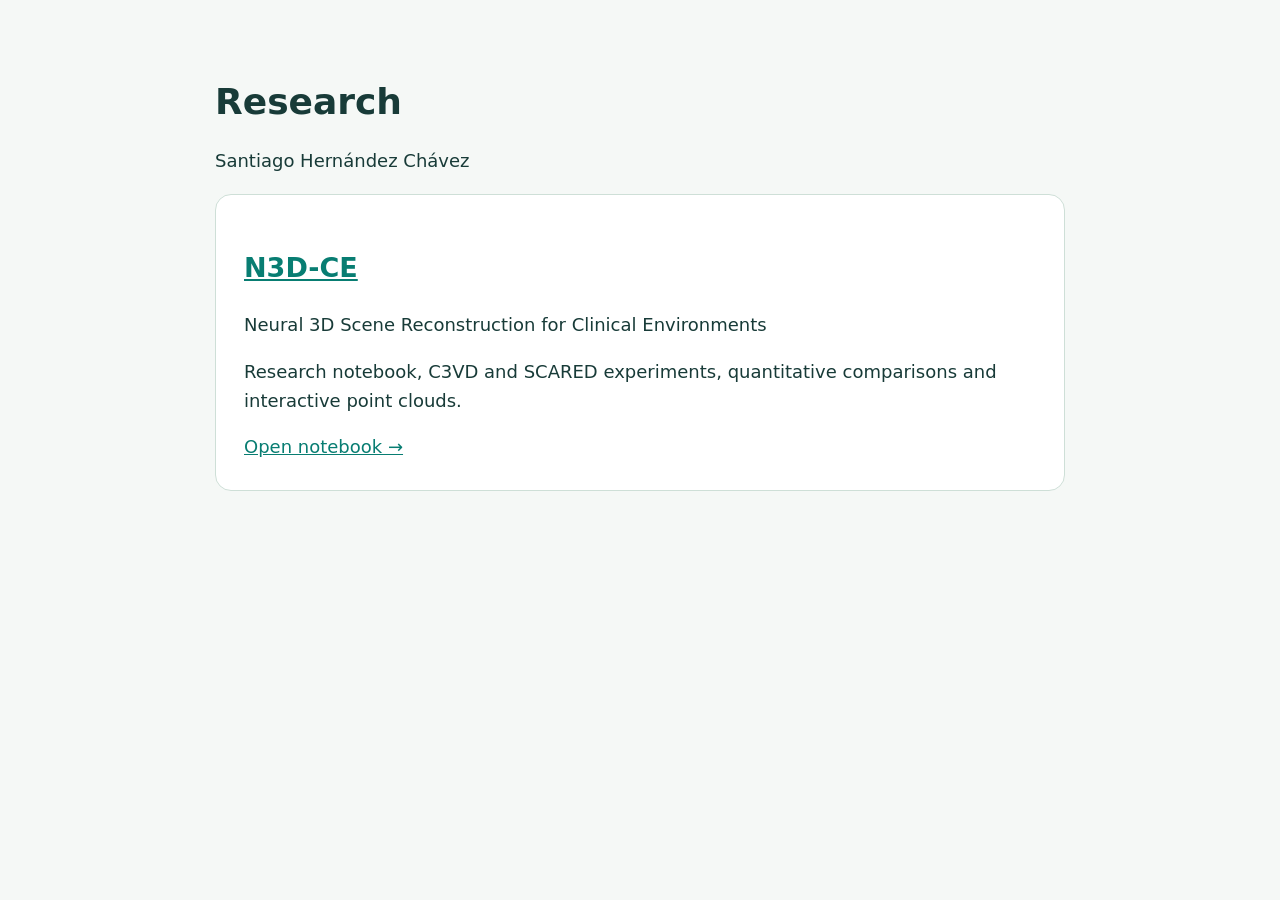
<file: index.html>
<!doctype html><html lang="en"><head><meta charset="utf-8"><meta name="viewport" content="width=device-width,initial-scale=1"><title>Research · Santiago Hernández Chávez</title><style>body{max-width:850px;margin:80px auto;padding:0 24px;font:18px/1.6 system-ui,sans-serif;color:#183b38;background:#f5f8f6}article{background:white;border:1px solid #cedfd7;padding:28px;border-radius:16px}a{color:#087d72}h1{line-height:1.2}</style></head><body><h1>Research</h1><p>Santiago Hernández Chávez</p><article><h2><a href="N3D-CE/">N3D-CE</a></h2><p>Neural 3D Scene Reconstruction for Clinical Environments</p><p>Research notebook, C3VD and SCARED experiments, quantitative comparisons and interactive point clouds.</p><a href="N3D-CE/">Open notebook →</a></article></body></html>
</file>
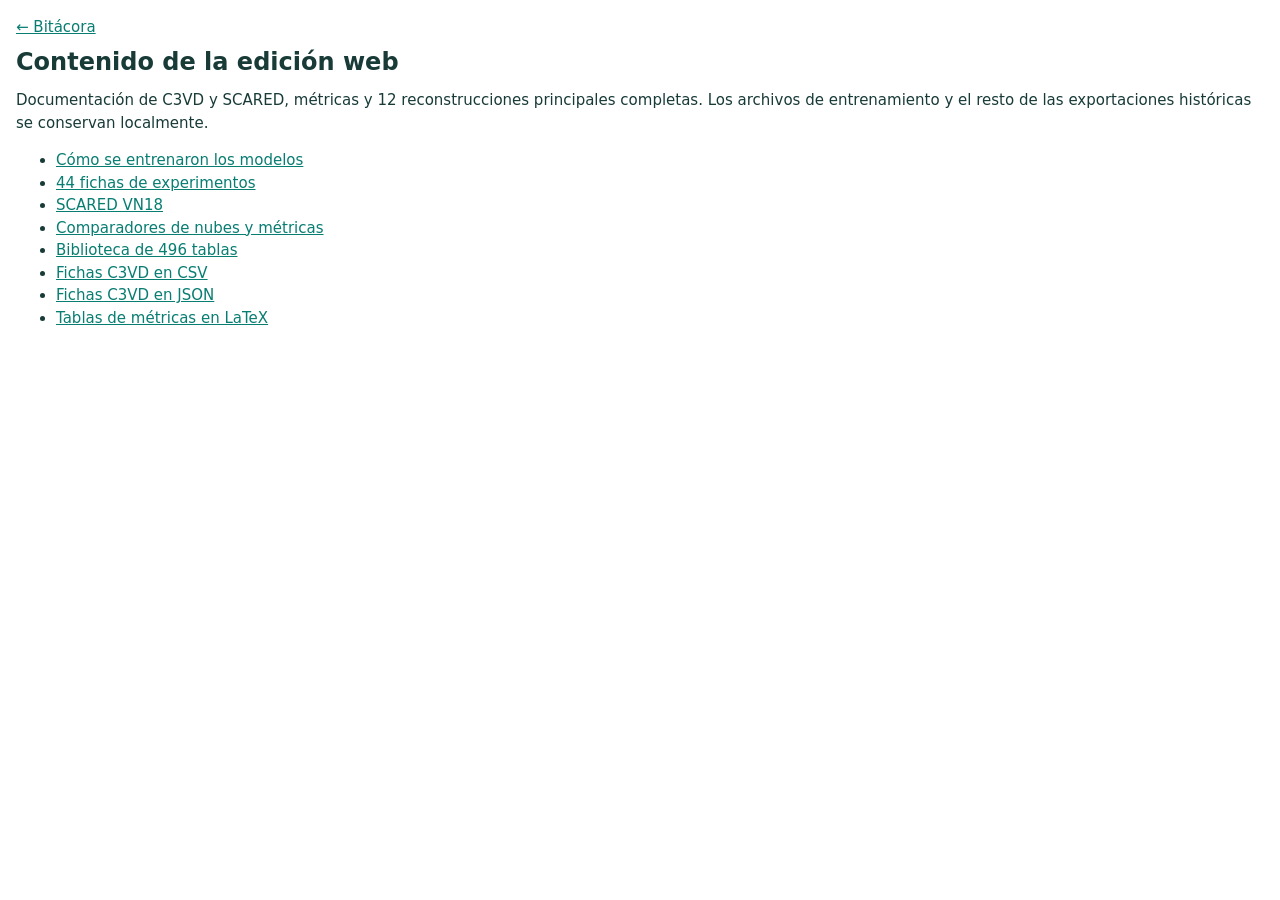
<file: N3D-CE/catalogo/index.html>
<!doctype html><html lang="es"><head><meta charset="utf-8"><meta name="viewport" content="width=device-width,initial-scale=1"><title>Contenido compartido · N3D-CE</title><link rel="stylesheet" href="../reconstrucciones/interactivo/app.css"></head><body><main><a href="../Bitacora.html">← Bitácora</a><h1>Contenido de la edición web</h1><p>Documentación de C3VD y SCARED, métricas y 12 reconstrucciones principales completas. Los archivos de entrenamiento y el resto de las exportaciones históricas se conservan localmente.</p><ul><li><a href="../Bitacora.html#entrenamientos">Cómo se entrenaron los modelos</a></li><li><a href="../Bitacora.html#experimentos">44 fichas de experimentos</a></li><li><a href="../Bitacora.html#scared-vn18">SCARED VN18</a></li><li><a href="../reconstrucciones/interactivo/comparador.html">Comparadores de nubes y métricas</a></li><li><a href="../tablas/index.html">Biblioteca de 496 tablas</a></li><li><a href="../tablas/experimentos_c3vd.csv" download>Fichas C3VD en CSV</a></li><li><a href="../tablas/experimentos_c3vd.json" download>Fichas C3VD en JSON</a></li><li><a href="../tablas/tablas_papers_c3vd.tex" download>Tablas de métricas en LaTeX</a></li></ul></main></body></html>
</file>
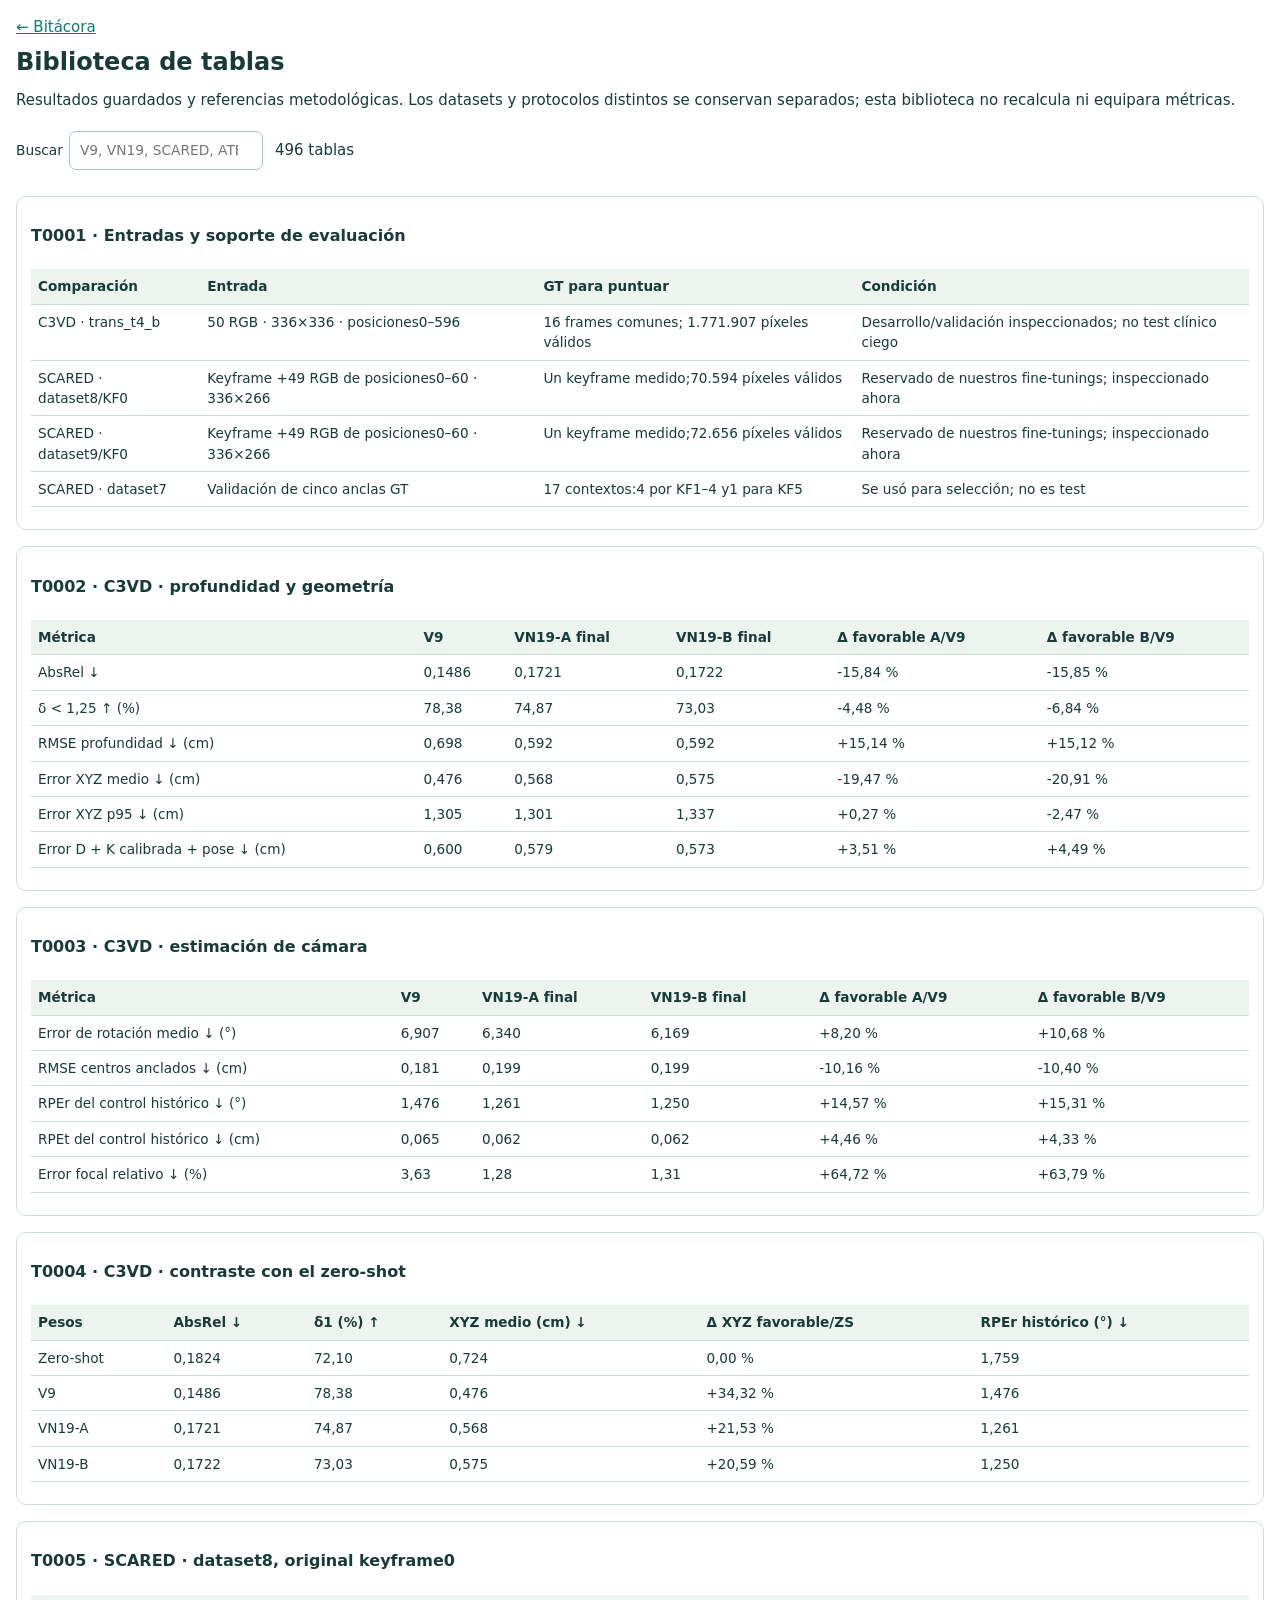
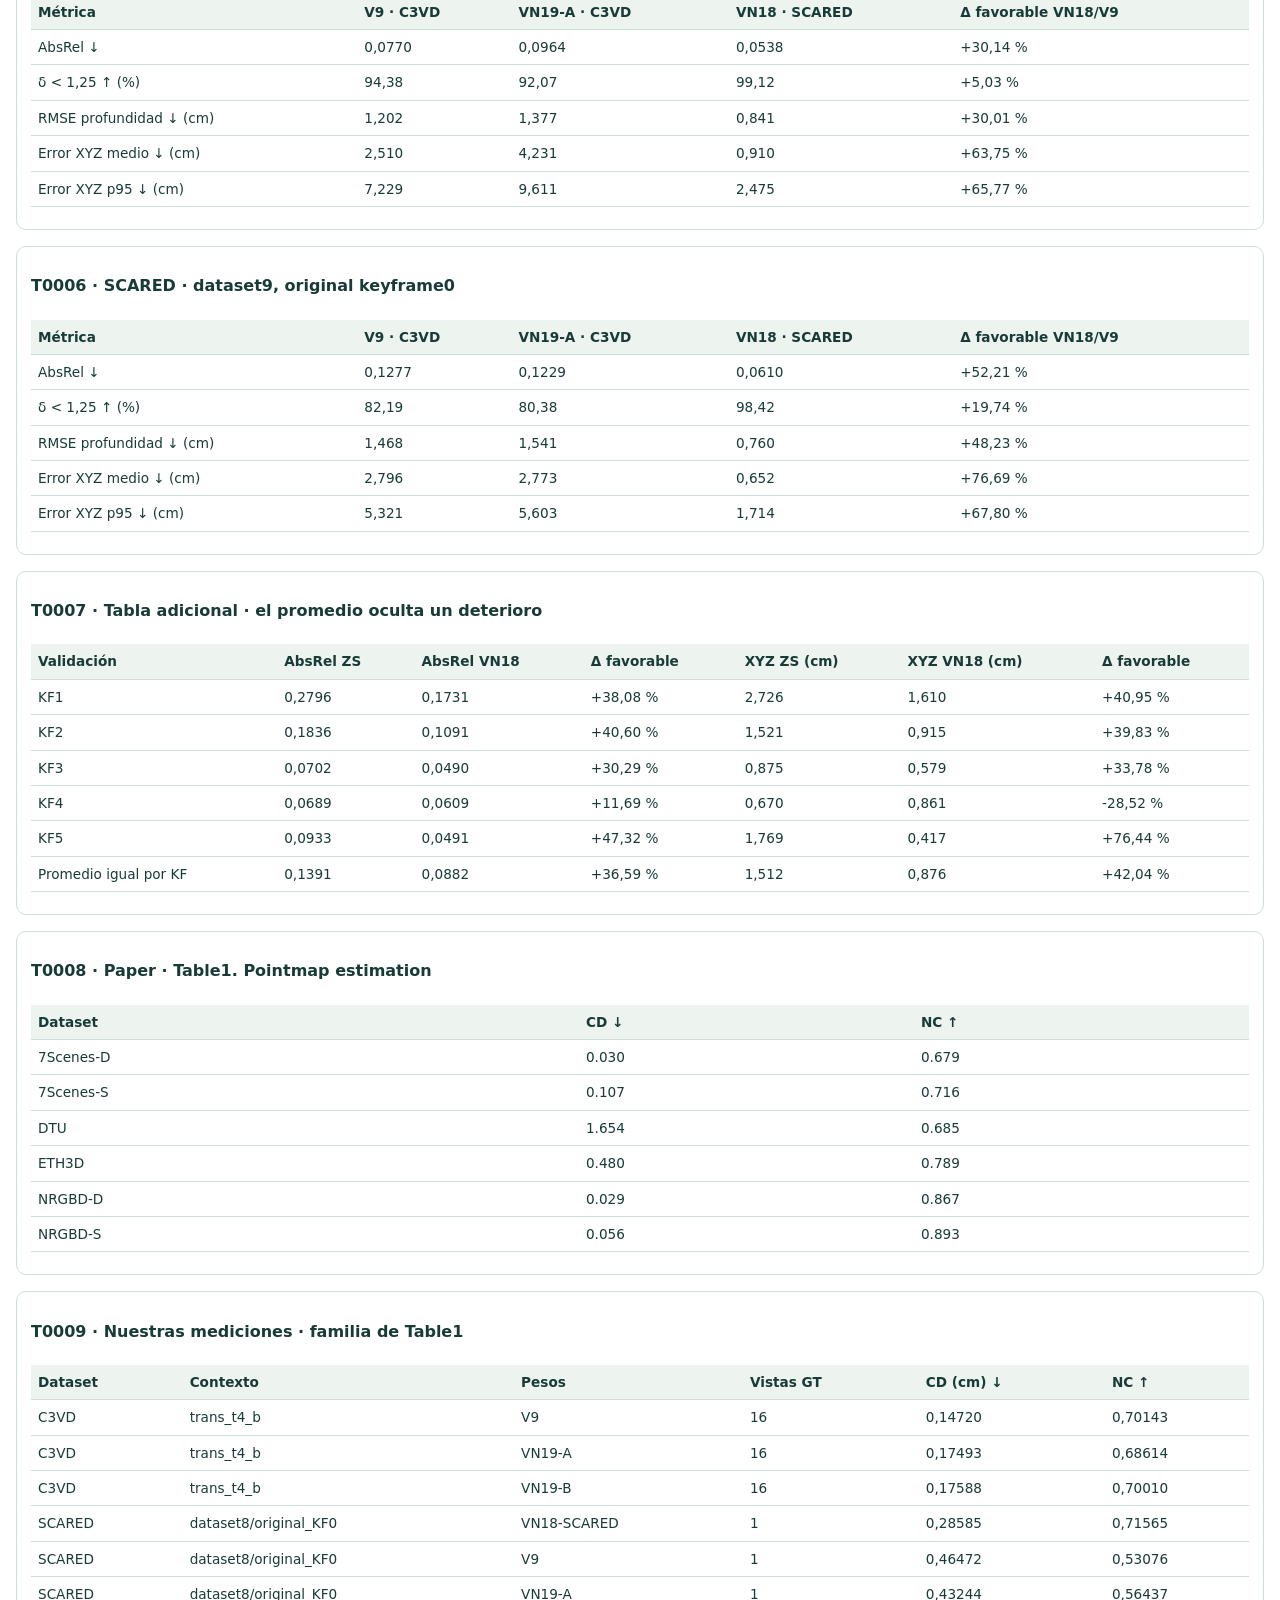
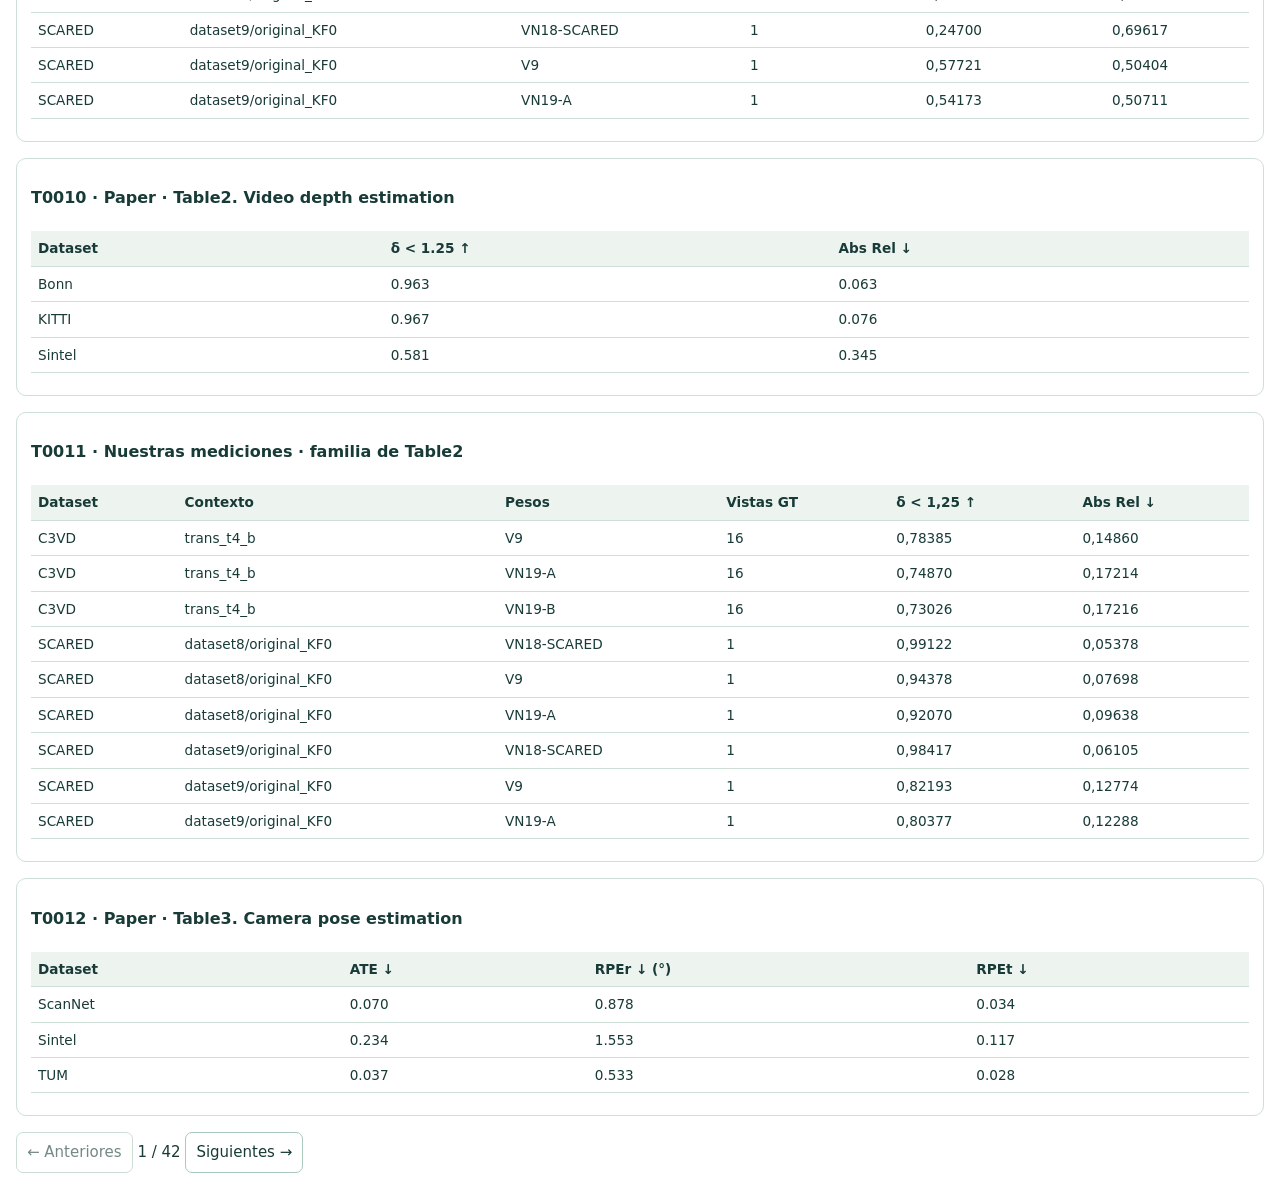
<file: N3D-CE/tablas/index.html>
<!doctype html><html lang="es"><head><meta charset="utf-8"><meta name="viewport" content="width=device-width,initial-scale=1"><title>Tablas · N3D-CE</title><link rel="stylesheet" href="../reconstrucciones/interactivo/app.css"><style>main{max-width:1300px}.controls{position:sticky;top:0;background:white;padding:10px 0;z-index:1}.record{margin:16px 0;padding:14px;border:1px solid #cedfd7;border-radius:10px}.record h2{font-size:1rem}.record table{min-width:650px}</style></head><body><main><a href="../Bitacora.html#comparaciones">← Bitácora</a><h1>Biblioteca de tablas</h1><p>Resultados guardados y referencias metodológicas. Los datasets y protocolos distintos se conservan separados; esta biblioteca no recalcula ni equipara métricas.</p><div class="controls"><label>Buscar <input id="query" type="search" placeholder="V9, VN19, SCARED, ATE, CD…"></label><span id="count" role="status"></span></div><div id="results"></div><button id="prev">← Anteriores</button><span id="pager"></span><button id="next">Siguientes →</button><script src="biblioteca.js"></script><script src="biblioteca_ui.js"></script></main></body></html>
</file>
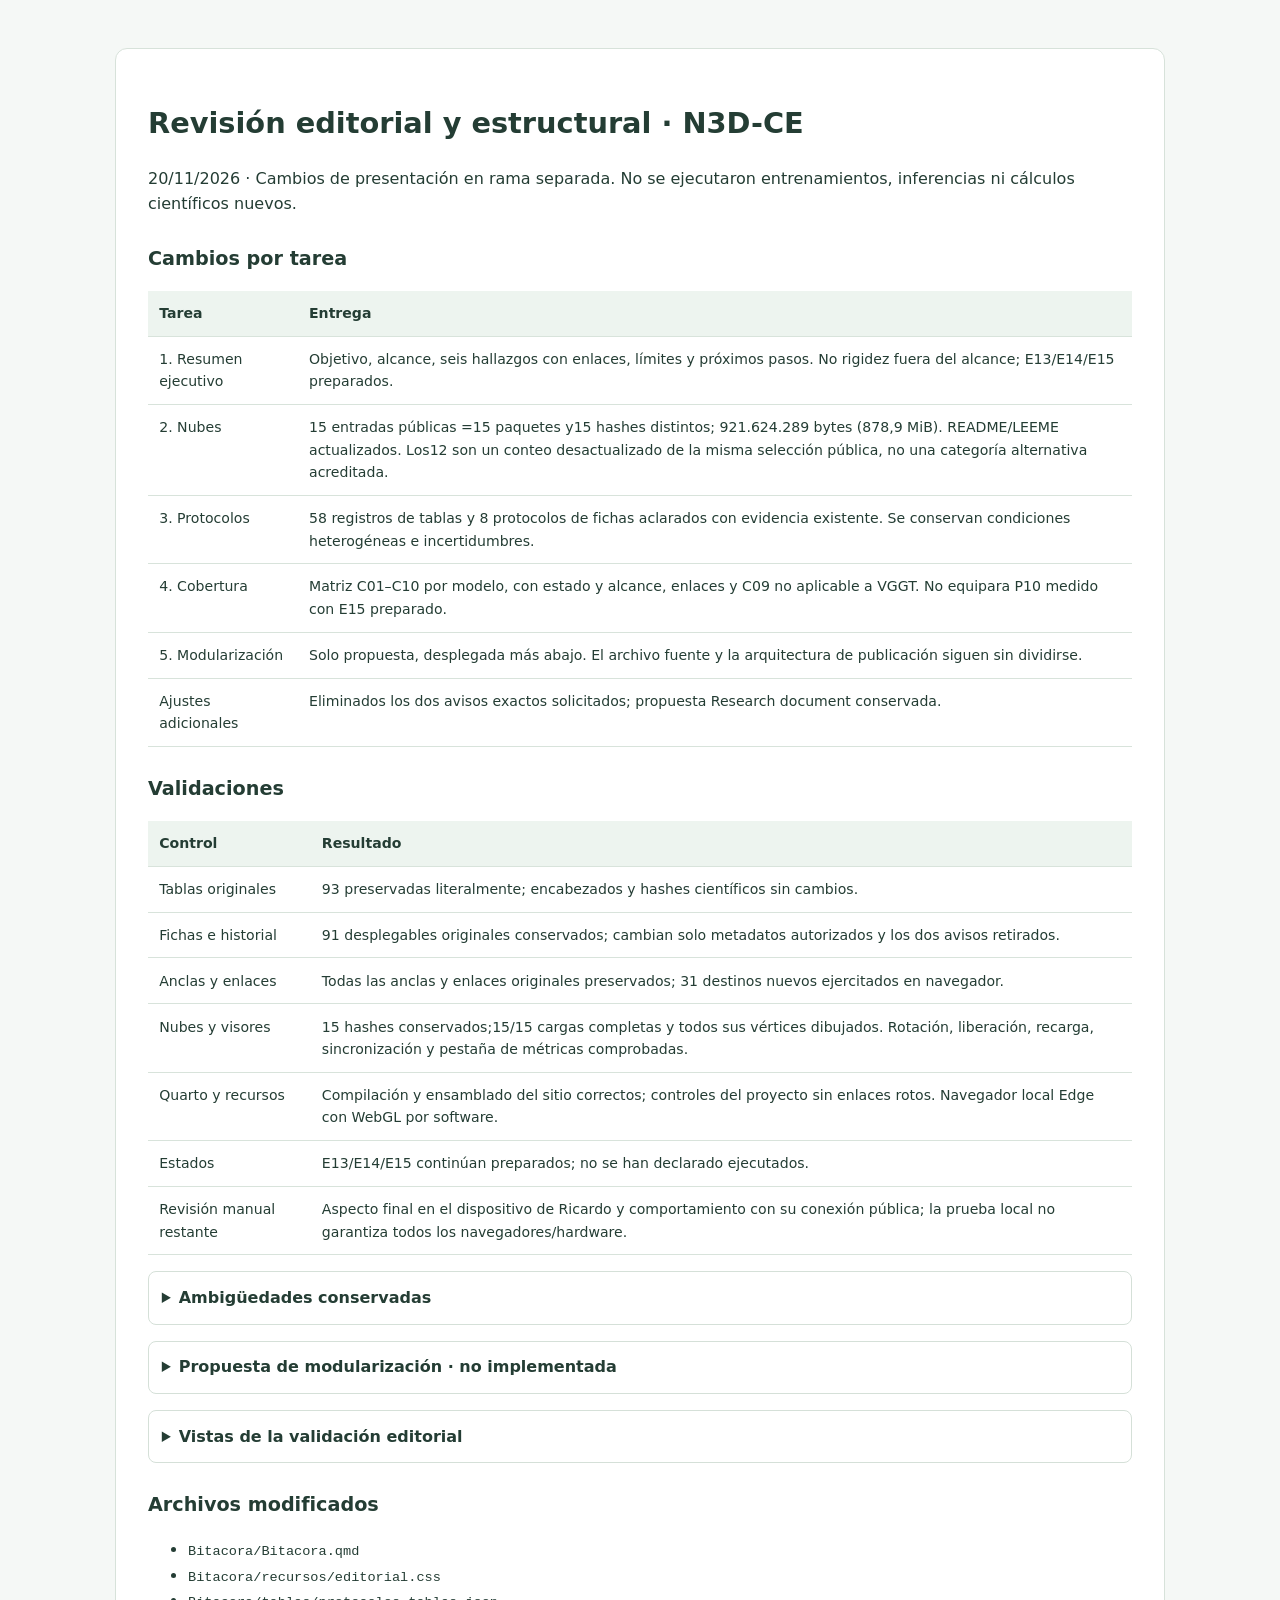
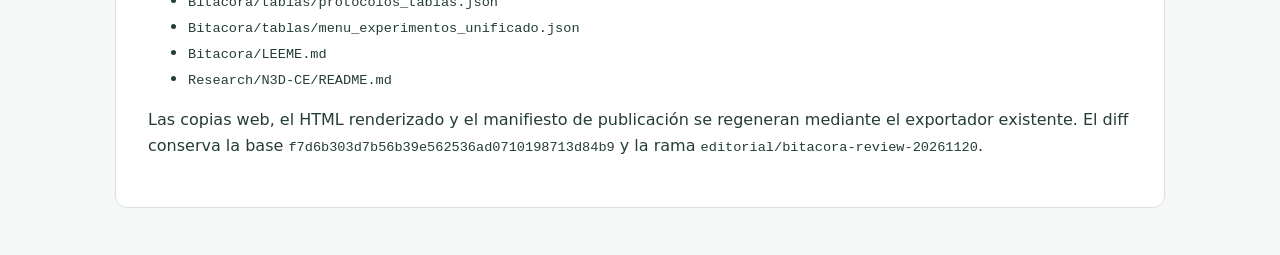
<file: N3D-CE/contenido/revision_editorial_20261120/Informe_revision_editorial.html>
<!doctype html><html lang="es"><meta charset="utf-8"><meta name="viewport" content="width=device-width,initial-scale=1"><title>Revisión editorial N3D-CE</title>
<style>body{font:16px/1.6 system-ui;color:#243d34;background:#f5f8f6;max-width:1050px;margin:2rem auto;padding:1rem}main{background:white;padding:2rem;border:1px solid #d7e2da;border-radius:12px}h1{font-size:1.8rem}h2{font-size:1.2rem;margin-top:1.7rem}table{border-collapse:collapse;width:100%;font-size:.88rem}td,th{padding:.7rem;border-bottom:1px solid #d8e3db;text-align:left;vertical-align:top}th{background:#edf4ef}details{border:1px solid #d5e0d8;padding:.8rem;margin:1rem 0;border-radius:8px}summary{cursor:pointer;font-weight:650}code{font-size:.85rem;overflow-wrap:anywhere}img{max-width:100%;height:auto;border:1px solid #d8e0da}a{color:#12605a}.note{background:#f1f6f2;padding:1rem}</style><main>
<h1>Revisión editorial y estructural · N3D-CE</h1><p>20/11/2026 · Cambios de presentación en rama separada. No se ejecutaron entrenamientos, inferencias ni cálculos científicos nuevos.</p>
<h2>Cambios por tarea</h2>
<table><thead><tr><th>Tarea</th><th>Entrega</th></tr></thead><tbody><tr><td>1. Resumen ejecutivo</td><td>Objetivo, alcance, seis hallazgos con enlaces, límites y próximos pasos. No rigidez fuera del alcance; E13/E14/E15 preparados.</td></tr><tr><td>2. Nubes</td><td>15 entradas públicas =15 paquetes y15 hashes distintos; 921.624.289 bytes (878,9 MiB). README/LEEME actualizados. Los12 son un conteo desactualizado de la misma selección pública, no una categoría alternativa acreditada.</td></tr><tr><td>3. Protocolos</td><td>58 registros de tablas y 8 protocolos de fichas aclarados con evidencia existente. Se conservan condiciones heterogéneas e incertidumbres.</td></tr><tr><td>4. Cobertura</td><td>Matriz C01–C10 por modelo, con estado y alcance, enlaces y C09 no aplicable a VGGT. No equipara P10 medido con E15 preparado.</td></tr><tr><td>5. Modularización</td><td>Solo propuesta, desplegada más abajo. El archivo fuente y la arquitectura de publicación siguen sin dividirse.</td></tr><tr><td>Ajustes adicionales</td><td>Eliminados los dos avisos exactos solicitados; propuesta Research document conservada.</td></tr></tbody></table>
<h2>Validaciones</h2>
<table><thead><tr><th>Control</th><th>Resultado</th></tr></thead><tbody><tr><td>Tablas originales</td><td>93 preservadas literalmente; encabezados y hashes científicos sin cambios.</td></tr><tr><td>Fichas e historial</td><td>91 desplegables originales conservados; cambian solo metadatos autorizados y los dos avisos retirados.</td></tr><tr><td>Anclas y enlaces</td><td>Todas las anclas y enlaces originales preservados; 31 destinos nuevos ejercitados en navegador.</td></tr><tr><td>Nubes y visores</td><td>15 hashes conservados;15/15 cargas completas y todos sus vértices dibujados. Rotación, liberación, recarga, sincronización y pestaña de métricas comprobadas.</td></tr><tr><td>Quarto y recursos</td><td>Compilación y ensamblado del sitio correctos; controles del proyecto sin enlaces rotos. Navegador local Edge con WebGL por software.</td></tr><tr><td>Estados</td><td>E13/E14/E15 continúan preparados; no se han declarado ejecutados.</td></tr><tr><td>Revisión manual restante</td><td>Aspecto final en el dispositivo de Ricardo y comportamiento con su conexión pública; la prueba local no garantiza todos los navegadores/hardware.</td></tr></tbody></table>
<details><summary>Ambigüedades conservadas</summary><ul><li>Los benchmarks publicados no documentan aquí todos sus N, resolución y unidades originales por dataset. No se sustituyen por valores C3VD.</li><li>Los diagnósticos con varias normalizaciones/registros mantienen columnas separadas; no se inventa un alineamiento único.</li><li>Cuando una ficha histórica no fija inequívocamente el agregado/contexto, se mantiene su alcance y se registra el campo en validation.json.</li><li>C01 VGG-T³ se limita a las cohortes pareadas acreditadas; C04/C10 siguen parciales por ausencia de GT temporal SCARED. C09 VGG-T³ conserva el barrido C3VD D19, sin extenderlo a SCARED.</li></ul></details>
<details><summary>Propuesta de modularización · no implementada</summary><p>Conviene evaluar una división por secciones cuando el contenido editorial esté estable. Quarto puede seguir produciendo un único documento, pero no se cambia nada en esta revisión.</p>
<table><thead><tr><th>Archivo fuente propuesto</th><th>Contenido que podría incluir</th><th>Ventaja / riesgo</th></tr></thead><tbody><tr><td>contenido/00-portada-resumen.qmd</td><td>Portada, resumen y matriz</td><td>Lectura editorial independiente; mantener entero el bloque HTML y sus detalles.</td></tr><tr><td>contenido/10-vggttt-c3vd.qmd</td><td>Datos, entrenamientos y resultados C3VD</td><td>Revisión por dataset; conservar ids y orden de tablas.</td></tr><tr><td>contenido/11-vggttt-scared.qmd</td><td>SCARED y transferencia</td><td>Separar evidencia; no duplicar bloques GT ni protocolos.</td></tr><tr><td>contenido/12-vggttt-experimentos.qmd</td><td>63 fichas y filtros actuales</td><td>Mantener #experimentos, #all-experiment-cards y todos sus atributos.</td></tr><tr><td>contenido/20-vggt.qmd</td><td>VGGT P01–P16 y pruebas C</td><td>Evitar conflictos entre modelos; no separar detalles HTML a mitad.</td></tr><tr><td>contenido/30-comparacion.qmd</td><td>VGGT vs VGG-T³</td><td>Protocolos pareados reunidos; conservar las rutas y límites.</td></tr><tr><td>contenido/40-referencias.qmd</td><td>Referencias y enlaces</td><td>Mantener todos los #ref y research-ref; evitar IDs automáticos nuevos.</td></tr></tbody></table>
<p><strong>Riesgos a probar antes de dividir:</strong> rutas relativas desde los includes; niveles de encabezado e IDs; cierres de bloques HTML/Markdown; filtros JavaScript y orden de los nodos; iframes y rutas relativas de nubes; versión de Quarto; y exportación a Pages.</p><p>El exportador actual copia Bitacora.qmd y una lista explícita de recursos: no acredita todavía copiar nuevos includes. Una futura modularización necesitaría una allowlist de esos fuentes y comparar HTML/anclas/tablas/visores con el monolito. No se hacen hoy esos cambios ni se crean dichos archivos.</p></details>
<details><summary>Vistas de la validación editorial</summary><p>Estas capturas verifican presentación y controles; no son nuevos resultados científicos.</p><img src="resumen-desktop.png" alt="Resumen ejecutivo en escritorio"><img src="resumen-movil.png" alt="Resumen en pantalla estrecha"><img src="visor-comparacion.png" alt="Comparación de dos nubes con todos los puntos"></details>
<h2>Archivos modificados</h2><ul><li><code>Bitacora/Bitacora.qmd</code></li><li><code>Bitacora/recursos/editorial.css</code></li><li><code>Bitacora/tablas/protocolos_tablas.json</code></li><li><code>Bitacora/tablas/menu_experimentos_unificado.json</code></li><li><code>Bitacora/LEEME.md</code></li><li><code>Research/N3D-CE/README.md</code></li></ul>
<p>Las copias web, el HTML renderizado y el manifiesto de publicación se regeneran mediante el exportador existente. El diff conserva la base <code>f7d6b303d7b56b39e562536ad0710198713d84b9</code> y la rama <code>editorial/bitacora-review-20261120</code>.</p></main></html>
</file>
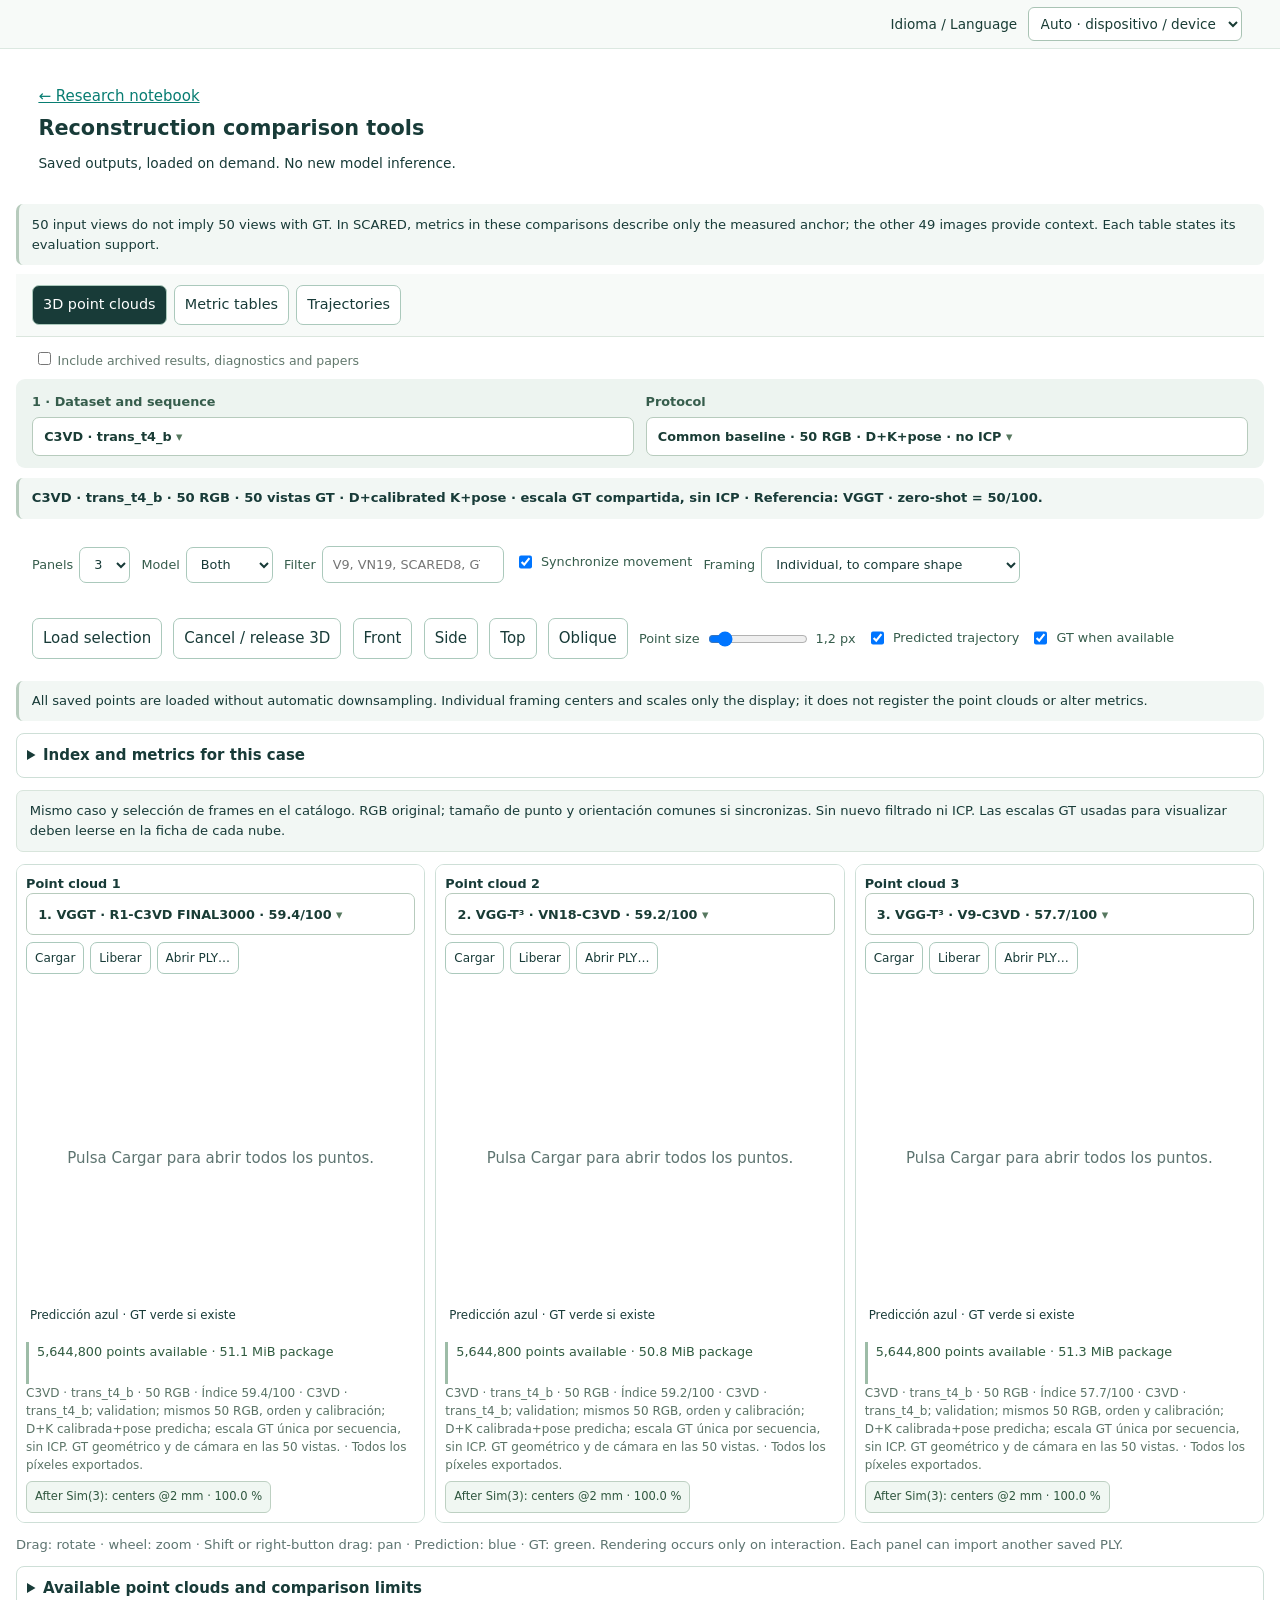
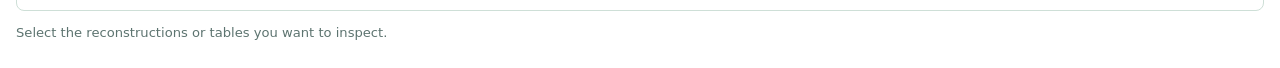
<file: N3D-CE/reconstrucciones/interactivo/comparador.html>
<!doctype html>
<html lang="es"><head><meta charset="utf-8"><meta name="viewport" content="width=device-width,initial-scale=1"><title>Comparadores · Bitácora</title><link rel="stylesheet" href="app.css?v=case-score-v1"><link rel="stylesheet" href="../../recursos/usability.css?v=case-score-v1"></head>
<body><main id="app">
<header class="app-header"><a href="../../Bitacora.html">← Bitácora</a><h1>Comparadores de reconstrucción</h1><p>Archivos guardados; carga bajo demanda. Sin inferencia nueva.</p></header><p class="notice" id="gt-input-views-note">50 vistas de entrada no significan 50 vistas con GT. En SCARED, las métricas de estas comparaciones describen únicamente el ancla medida; las otras 49 imágenes aportan contexto. Cada tabla indica su soporte de evaluación.</p>
<nav class="tabs" role="tablist" aria-label="Comparadores"><button id="tab-clouds" role="tab" aria-selected="true" aria-controls="clouds-panel">Nubes 3D</button><button id="tab-metrics" role="tab" aria-selected="false" aria-controls="metrics-panel">Tablas de métricas</button><button id="tab-trajectories" role="tab" aria-selected="false" aria-controls="trajectories-panel">Trayectorias</button></nav>
<label class="archive-control"><input type="checkbox" id="show-archive"> Incluir archivo histórico, diagnósticos y papers</label><section id="clouds-panel" role="tabpanel" aria-labelledby="tab-clouds">
<div class="controls case-first"><label>1 · Set y secuencia <select id="cloud-case"></select></label><label>Protocolo <select id="cloud-protocol"></select></label></div><p id="cloud-case-info" class="notice" role="status"></p><div class="controls"><label>Paneles <select id="panel-count"><option>1</option><option>2</option><option selected>3</option><option>4</option></select></label><label>Modelo <select id="cloud-model"><option value="">Ambos</option><option>VGGT</option><option>VGG-T³</option></select></label><select id="cloud-dataset" hidden aria-hidden="true"><option value="">Todos</option><option>C3VD</option><option>SCARED</option></select><label>Filtrar <input id="cloud-filter" type="search" placeholder="V9, VN19, SCARED8, GT…"></label><label><input id="sync" type="checkbox" checked>Sincronizar movimiento</label><label>Encuadre <select id="fit-mode"><option value="individual">Individual, para comparar forma</option><option value="common">Común, mismas unidades y referencia</option></select></label></div>
<div class="controls"><button id="load-all">Cargar selección</button><button id="release-all">Cancelar / liberar 3D</button><button data-view="front">Frontal</button><button data-view="side">Lateral</button><button data-view="top">Superior</button><button data-view="oblique">Oblicua</button><label>Punto <input id="point-size" type="range" min="0.7" max="5" step="0.1" value="1.2"><output id="size-label">1,2 px</output></label><label><input id="show-pred" type="checkbox" checked>Trayectoria predicha</label><label><input id="show-gt" type="checkbox" checked>GT si existe</label></div>
<p class="notice" id="cloud-notice">Se cargan todos los puntos guardados, sin reducción automática. El encuadre individual centra y escala únicamente la presentación; no registra las nubes ni modifica las métricas.</p>
<details id="cloud-score-details"><summary>Índice y métricas de este caso</summary><div id="cloud-ranking-table"></div><div id="cloud-score-method"></div></details><p id="comparison-protocol" class="notice" role="status"></p><div id="cloud-panels"><canvas id="cloud-canvas" aria-label="Reconstrucciones 3D comparadas"></canvas><div id="slots"></div></div>
<p class="help">Arrastrar: girar · rueda: zoom · Mayús o botón derecho+arrastrar: desplazar · Predicción: azul · GT: verde. Solo se dibuja al interactuar. Cada panel permite importar otro PLY guardado.</p>
<details><summary>Disponibilidad de nubes y límites de la comparación</summary><p id="cloud-availability"></p><p>Una exportación histórica puede haber filtrado puntos antes de guardarse. Este visor conserva todos los vértices del archivo; no recupera puntos descartados en la exportación. Los oráculos con GT se identifican como diagnósticos.</p><p>SCARED no dispone de trayectoria temporal GT validada en estas ventanas. Su trayectoria se muestra como predicción, sin inventar una referencia.</p></details>
</section>
<section id="metrics-panel" role="tabpanel" aria-labelledby="tab-metrics" hidden>
<div class="controls"><label>Modelo <select id="metric-model"><option value="">Ambos</option><option>VGGT</option><option>VGG-T³</option></select></label><label>Dataset <select id="metric-dataset"><option value="">Todos</option><option>C3VD</option><option>SCARED</option></select></label><label>Buscar <input id="metric-filter" type="search" placeholder="C3VD, SCARED, VN19, paper…"></label><label>Tablas <select id="metric-count"><option>1</option><option>2</option><option selected>3</option><option>4</option></select></label><button id="match-cloud-metrics">Usar los modelos del visor</button></div>
<div id="metric-selectors" class="metric-grid"></div><p class="notice" id="metric-notice" role="status" aria-live="polite"></p><div id="joined-metrics" class="table-wrap"></div><div id="metric-cards" class="metric-grid"></div>
<details><summary>Comparar otras tablas del archivo histórico</summary><p>Selecciona dos tablas completas. Se conserva el contexto original; no se calculan mejoras entre protocolos distintos.</p><button id="load-historical">Cargar catálogo histórico de tablas</button><div id="historical-comparison" hidden><div class="controls"><label>Tabla izquierda <select id="historical-left"></select></label><label>Tabla derecha <select id="historical-right"></select></label></div><div id="historical-tables" class="metric-grid"></div></div></details>
</section><section id="trajectories-panel" role="tabpanel" aria-labelledby="tab-trajectories" hidden>
<div class="controls"><label>Modelo <select id="trajectory-model"><option value="">Ambos</option><option>VGGT</option><option>VGG-T³</option></select></label><label>Dataset <select id="trajectory-dataset"><option value="">Todos</option><option>C3VD</option><option>SCARED</option></select></label><label>Recorridos <select id="trajectory-count"><option>1</option><option>2</option><option selected>3</option><option>4</option></select></label><label>Vista <select id="trajectory-layout"><option value="panels">Lado a lado</option><option value="overlay">Superponer mismo caso</option></select></label></div>
<div class="controls"><label>Alineamiento <select id="trajectory-align"><option value="sim3">Sim(3) global</option><option value="native">Sin ajuste global adicional</option></select></label><label>Umbral posicional <select id="trajectory-threshold"><option value="0.1">1 mm</option><option value="0.2" selected>2 mm</option><option value="0.5">5 mm</option><option value="1">10 mm</option></select></label><button id="trajectory-from-clouds">Usar los modelos del visor</button><button id="trajectory-reset">Restablecer vista</button></div>
<p class="notice" id="trajectory-notice"></p><p class="help">Acierto posicional: porcentaje de centros dentro del umbral indicado. Es un diagnóstico añadido, no evalúa orientación ni es un criterio clínico. En SCARED no se calcula sin GT temporal. No se descargan nubes de puntos.</p>
<div id="trajectory-selectors"></div><div id="trajectory-results"></div><div id="trajectory-canvas"></div><div class="trajectory-playback"><label for="trajectory-prefix">Vistas acumuladas</label><input id="trajectory-prefix" type="range" min="1" max="50" value="50" step="1"></div><p id="trajectory-progress"></p><p class="help">Arrastra para girar; rueda para zoom; Mayús y arrastre para desplazar. Los errores y porcentajes usan el recorrido completo; el deslizador solo cambia las vistas mostradas. Sin ajuste global se conserva la escala GT de la exportación.</p>
</section><footer><p id="global-status" role="status" aria-live="polite">Selecciona las reconstrucciones o tablas que quieras revisar.</p></footer>
</main><script src="clouds.js?v=case-score-v1"></script><script src="metrics.js?v=case-score-v1"></script><script src="cloud-loader.js?v=case-score-v1"></script><script src="trajectories.js?v=case-score-v1"></script><script src="compare-ui.js?v=case-score-v1"></script><script src="case-rankings.js?v=case-score-v1"></script><script src="viewer.js?v=case-score-v1"></script><script src="metric-viewer.js?v=case-score-v1"></script><link rel="stylesheet" href="../../recursos/i18n/language.css?v=case-score-v1"><script src="../../recursos/i18n/en.js?v=case-score-v1"></script><script src="../../recursos/i18n/language.js?v=case-score-v1"></script><script src="trajectory-viewer.js?v=case-score-v1"></script></body></html>
</file>
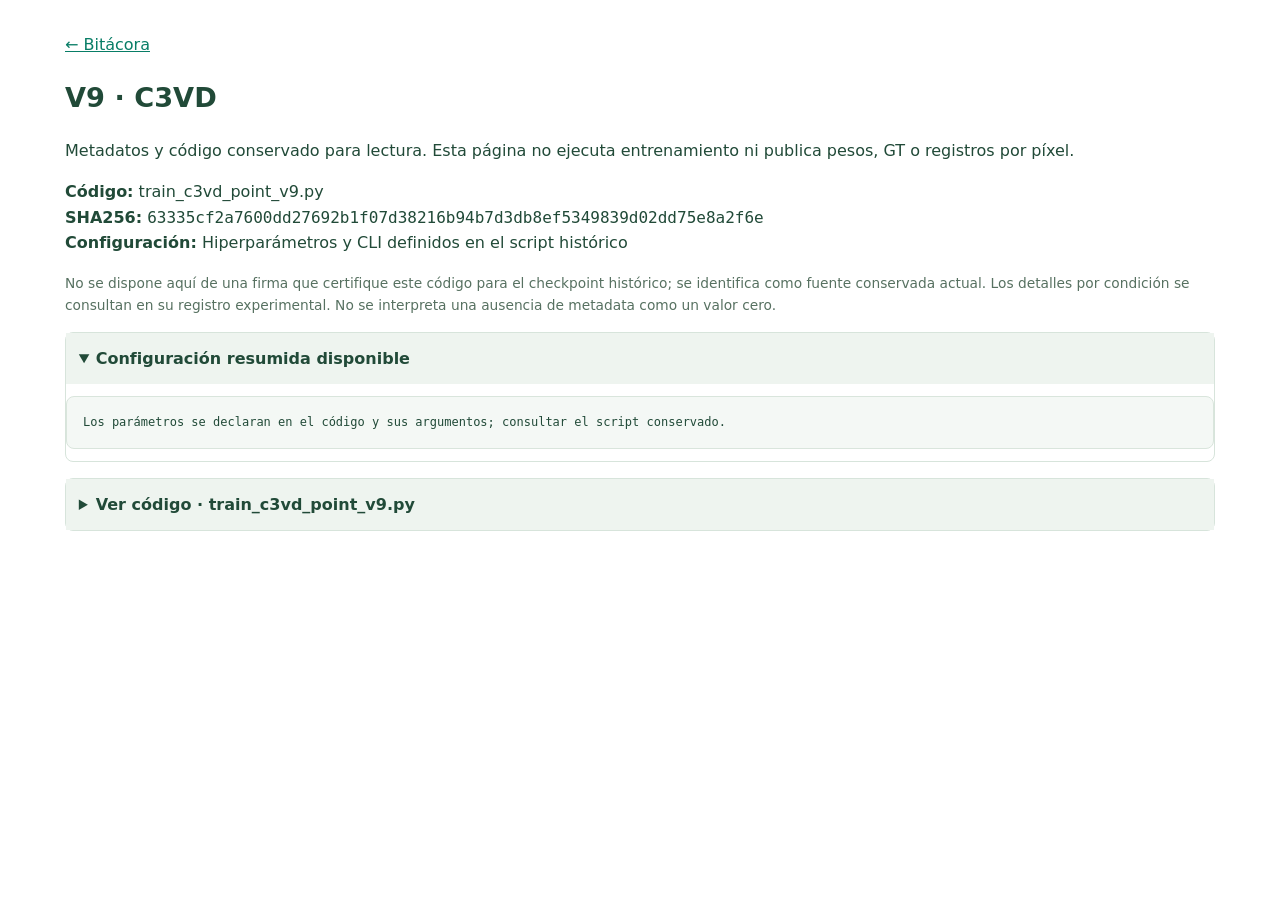
<file: N3D-CE/recursos/recetas/c3vd-v9.html>
<!doctype html><html lang="es"><head><meta charset="utf-8"><meta name="viewport" content="width=device-width,initial-scale=1"><title>V9 · C3VD · receta</title><style>body{max-width:1150px;margin:2rem auto;padding:0 1rem;font:16px/1.6 system-ui;color:#214a38}a{color:#087d66}pre{background:#f4f8f5;border:1px solid #d9e5dc;border-radius:8px;padding:1rem;overflow:auto;font-size:12px;line-height:1.55}code{overflow-wrap:anywhere}summary{cursor:pointer;font-weight:700;padding:.8rem;background:#eef4ef}details{margin:1rem 0;border:1px solid #d7e4db;border-radius:8px}h1{font-size:1.7rem}.note{font-size:.86rem;color:#577161}.line{display:block;white-space:pre}.n{display:inline-block;width:3.6em;color:#7b9082;user-select:none}</style></head><body><a href="../../Bitacora.html#entrenamientos">← Bitácora</a><h1>V9 · C3VD</h1><p>Metadatos y código conservado para lectura. Esta página no ejecuta entrenamiento ni publica pesos, GT o registros por píxel.</p><p><strong>Código:</strong> train_c3vd_point_v9.py<br><strong>SHA256:</strong> <code>63335cf2a7600dd27692b1f07d38216b94b7d3db8ef5349839d02dd75e8a2f6e</code><br><strong>Configuración:</strong> Hiperparámetros y CLI definidos en el script histórico</p><p class="note">No se dispone aquí de una firma que certifique este código para el checkpoint histórico; se identifica como fuente conservada actual. Los detalles por condición se consultan en su registro experimental. No se interpreta una ausencia de metadata como un valor cero.</p><details open><summary>Configuración resumida disponible</summary><pre>Los parámetros se declaran en el código y sus argumentos; consultar el script conservado.</pre></details><details><summary>Ver código · train_c3vd_point_v9.py</summary><pre><code><span class="line" id="L1"><span class="n">1</span>&quot;&quot;&quot;Native global point-head recovery; coherent SI geometry, no GT at inference.</span><span class="line" id="L2"><span class="n">2</span></span><span class="line" id="L3"><span class="n">3</span>Frozen whole-context prefix is recomputed identically at inference. Global</span><span class="line" id="L4"><span class="n">4</span>points are trained directly, not assembled with inaccurate predicted poses.</span><span class="line" id="L5"><span class="n">5</span>This is a new domain adaptation experiment, not a guaranteed improvement.</span><span class="line" id="L6"><span class="n">6</span>&quot;&quot;&quot;</span><span class="line" id="L7"><span class="n">7</span>import argparse</span><span class="line" id="L8"><span class="n">8</span>import contextlib</span><span class="line" id="L9"><span class="n">9</span>import hashlib</span><span class="line" id="L10"><span class="n">10</span>import json</span><span class="line" id="L11"><span class="n">11</span>import math</span><span class="line" id="L12"><span class="n">12</span>import time</span><span class="line" id="L13"><span class="n">13</span>from pathlib import Path</span><span class="line" id="L14"><span class="n">14</span>import numpy as np</span><span class="line" id="L15"><span class="n">15</span>import torch</span><span class="line" id="L16"><span class="n">16</span>from safetensors import safe_open</span><span class="line" id="L17"><span class="n">17</span>from omegaconf import OmegaConf</span><span class="line" id="L18"><span class="n">18</span>from vggttt.nets.vggt.heads.dpt_head import DPTHead</span><span class="line" id="L19"><span class="n">19</span>from train_c3vd_tail_v9 import NativeTail, camera_sample</span><span class="line" id="L20"><span class="n">20</span>from train_c3vd_native_camera_v9 import RELEASE, objective, save, cpu_tree</span><span class="line" id="L21"><span class="n">21</span>from vggttt.training_camera_motion import metrics</span><span class="line" id="L22"><span class="n">22</span></span><span class="line" id="L23"><span class="n">23</span>REFERENCE_M=.03</span><span class="line" id="L24"><span class="n">24</span></span><span class="line" id="L25"><span class="n">25</span>def world_target(s,indices,device):</span><span class="line" id="L26"><span class="n">26</span>    d=s[&#x27;depth&#x27;][indices].to(device);K=s[&#x27;intrinsics&#x27;][indices].to(device)</span><span class="line" id="L27"><span class="n">27</span>    y,x=torch.meshgrid(torch.arange(d.shape[-2],device=device),torch.arange(d.shape[-1],device=device),indexing=&#x27;ij&#x27;)</span><span class="line" id="L28"><span class="n">28</span>    cp=torch.stack(((x-K[:,0,2,None,None])/K[:,0,0,None,None]*d,</span><span class="line" id="L29"><span class="n">29</span>                    (y-K[:,1,2,None,None])/K[:,1,1,None,None]*d,d),-1)</span><span class="line" id="L30"><span class="n">30</span>    pose=s[&#x27;gt_pose&#x27;][0,indices].to(device)</span><span class="line" id="L31"><span class="n">31</span>    return torch.einsum(&#x27;nhwc,ndc-&gt;nhwd&#x27;,cp,pose[:,:3,:3])+pose[:,:3,3][:,None,None,:]</span><span class="line" id="L32"><span class="n">32</span></span><span class="line" id="L33"><span class="n">33</span>class PointTail(NativeTail):</span><span class="line" id="L34"><span class="n">34</span>    def __init__(self,initial,steps,adapt_ttt):</span><span class="line" id="L35"><span class="n">35</span>        super().__init__(initial,steps)</span><span class="line" id="L36"><span class="n">36</span>        self.adapt_ttt=adapt_ttt</span><span class="line" id="L37"><span class="n">37</span>        self.point=DPTHead(dim_in=2048,output_dim=4,activation=&#x27;inv_log&#x27;,conf_activation=&#x27;expp1&#x27;,use_gradient_checkpointing=True)</span><span class="line" id="L38"><span class="n">38</span>        # A depth head adapted to one TTT update is not reused with two updates.</span><span class="line" id="L39"><span class="n">39</span>        # Both dense heads restart from the matching published checkpoint.</span><span class="line" id="L40"><span class="n">40</span>        with safe_open(str(RELEASE),framework=&#x27;pt&#x27;,device=&#x27;cpu&#x27;) as f:</span><span class="line" id="L41"><span class="n">41</span>            for module,prefix in [(self.depth,&#x27;depth_head.&#x27;),(self.point,&#x27;point_head.&#x27;)]:</span><span class="line" id="L42"><span class="n">42</span>                module.load_state_dict({k.removeprefix(prefix):f.get_tensor(k) for k in f.keys() if k.startswith(prefix)},strict=True)</span><span class="line" id="L43"><span class="n">43</span>        for p in self.depth.parameters():p.requires_grad_(True)</span><span class="line" id="L44"><span class="n">44</span>        for p in self.point.parameters():p.requires_grad_(True)</span><span class="line" id="L45"><span class="n">45</span>        for block in self.globals:</span><span class="line" id="L46"><span class="n">46</span>            for p in block.attn.parameters():p.requires_grad_(adapt_ttt)</span><span class="line" id="L47"><span class="n">47</span></span><span class="line" id="L48"><span class="n">48</span>    def features(self,s):</span><span class="line" id="L49"><span class="n">49</span>        if not self.adapt_ttt:</span><span class="line" id="L50"><span class="n">50</span>            # This is the verified native output of the frozen complete</span><span class="line" id="L51"><span class="n">51</span>            # context. Avoid recomputing frozen attention every optimizer step.</span><span class="line" id="L52"><span class="n">52</span>            # Retain CPU mmap: camera uses only token 0 and dense decoding uses</span><span class="line" id="L53"><span class="n">53</span>            # two frames. Reading/transferring all 50 patch maps is unnecessary.</span><span class="line" id="L54"><span class="n">54</span>            return s[&#x27;original_final&#x27;]</span><span class="line" id="L55"><span class="n">55</span>        return super().features(s)</span><span class="line" id="L56"><span class="n">56</span></span><span class="line" id="L57"><span class="n">57</span>    def dense(self,s,last,indices):</span><span class="line" id="L58"><span class="n">58</span>        features=[t[:,indices] for t in s[&#x27;frozen_depth_features&#x27;]]+[last[:,indices]]</span><span class="line" id="L59"><span class="n">59</span>        images=s[&#x27;img&#x27;][indices][None].cuda()</span><span class="line" id="L60"><span class="n">60</span>        # Neither images nor GT camera values enter the dense heads except RGB</span><span class="line" id="L61"><span class="n">61</span>        # image shape, as in the original DPT implementation.</span><span class="line" id="L62"><span class="n">62</span>        d,_=self.depth(features,images,s[&#x27;patch_start_idx&#x27;],frames_chunk_size=1)</span><span class="line" id="L63"><span class="n">63</span>        p,_=self.point(features,images,s[&#x27;patch_start_idx&#x27;],frames_chunk_size=1)</span><span class="line" id="L64"><span class="n">64</span>        return d[0,...,0]*REFERENCE_M,p[0]*REFERENCE_M</span><span class="line" id="L65"><span class="n">65</span></span><span class="line" id="L66"><span class="n">66</span>def dense_objective(pred,depth,target,gt_depth,mask):</span><span class="line" id="L67"><span class="n">67</span>    if pred.shape!=target.shape or mask.shape!=depth.shape:raise ValueError(&#x27;Dense GT/prediction shape mismatch&#x27;)</span><span class="line" id="L68"><span class="n">68</span>    point_l1=(pred-target).abs()[mask].mean()/REFERENCE_M</span><span class="line" id="L69"><span class="n">69</span>    log_l1=(torch.log(depth.clamp_min(1e-6))-torch.log(gt_depth.clamp_min(1e-6))).abs()[mask].mean()</span><span class="line" id="L70"><span class="n">70</span>    # Local 3D differences supervise actual surfaces rather than a collapsed</span><span class="line" id="L71"><span class="n">71</span>    # mean point. Both adjacent pixels must have valid GT.</span><span class="line" id="L72"><span class="n">72</span>    gradient=pred.new_zeros(())</span><span class="line" id="L73"><span class="n">73</span>    for axis in [1,2]:</span><span class="line" id="L74"><span class="n">74</span>        valid=mask.narrow(axis,0,mask.shape[axis]-1)&amp;mask.narrow(axis,1,mask.shape[axis]-1)</span><span class="line" id="L75"><span class="n">75</span>        if valid.any():gradient+=(pred.diff(dim=axis)-target.diff(dim=axis)).abs()[valid].mean()/REFERENCE_M</span><span class="line" id="L76"><span class="n">76</span>    return 3*point_l1+log_l1+.2*gradient,{&#x27;point_xyz_l1&#x27;:float(point_l1.detach()),&#x27;depth_log_l1&#x27;:float(log_l1.detach()),&#x27;point_gradient_l1&#x27;:float(gradient.detach())}</span><span class="line" id="L77"><span class="n">77</span></span><span class="line" id="L78"><span class="n">78</span>def loss_batch(model,s,rng):</span><span class="line" id="L79"><span class="n">79</span>    with torch.autocast(&#x27;cuda&#x27;,dtype=torch.bfloat16):last=model.features(s)</span><span class="line" id="L80"><span class="n">80</span>    with torch.autocast(&#x27;cuda&#x27;,enabled=False):</span><span class="line" id="L81"><span class="n">81</span>        encs=model.camera(last[:,:,0].to(device=&#x27;cuda&#x27;,dtype=torch.float32))</span><span class="line" id="L82"><span class="n">82</span>        camera,parts=objective(encs,camera_sample(s))</span><span class="line" id="L83"><span class="n">83</span>        count=len(s[&#x27;window&#x27;][&#x27;frame_ids&#x27;]);idx=torch.tensor(sorted(rng.choice(count,min(count,2),replace=False).tolist()))</span><span class="line" id="L84"><span class="n">84</span>        depth,point=model.dense(s,last,idx);target=world_target(s,idx,point.device)</span><span class="line" id="L85"><span class="n">85</span>        dense,more=dense_objective(point,depth,target,s[&#x27;depth&#x27;][idx].cuda(),s[&#x27;full_mask&#x27;][idx].cuda())</span><span class="line" id="L86"><span class="n">86</span>        # Camera is still supervised, but it cannot force the reconstruction</span><span class="line" id="L87"><span class="n">87</span>        # through predicted extrinsics; the global point decoder is independent.</span><span class="line" id="L88"><span class="n">88</span>        loss=dense+.2*camera;parts.update(more)</span><span class="line" id="L89"><span class="n">89</span>        parts[&#x27;supervised_output_frame_ids&#x27;]=[s[&#x27;window&#x27;][&#x27;frame_ids&#x27;][i] for i in idx.tolist()]</span><span class="line" id="L90"><span class="n">90</span>    return loss,parts</span><span class="line" id="L91"><span class="n">91</span></span><span class="line" id="L92"><span class="n">92</span>def score(model,s,save_path=None):</span><span class="line" id="L93"><span class="n">93</span>    model.eval()</span><span class="line" id="L94"><span class="n">94</span>    with torch.no_grad(),torch.autocast(&#x27;cuda&#x27;,dtype=torch.bfloat16):last=model.features(s)</span><span class="line" id="L95"><span class="n">95</span>    with torch.no_grad(),torch.autocast(&#x27;cuda&#x27;,enabled=False):</span><span class="line" id="L96"><span class="n">96</span>        enc=model.camera(last[:,:,0].to(device=&#x27;cuda&#x27;,dtype=torch.float32))[-1]</span><span class="line" id="L97"><span class="n">97</span>        ds=[];ps=[]</span><span class="line" id="L98"><span class="n">98</span>        for i in range(len(s[&#x27;window&#x27;][&#x27;frame_ids&#x27;])):</span><span class="line" id="L99"><span class="n">99</span>            d,p=model.dense(s,last,torch.tensor([i]));ds.append(d.cpu());ps.append(p.cpu())</span><span class="line" id="L100"><span class="n">100</span>    depth=torch.cat(ds);point=torch.cat(ps);indices=torch.arange(len(depth));gt=world_target(s,indices,&#x27;cpu&#x27;);mask=s[&#x27;full_mask&#x27;]</span><span class="line" id="L101"><span class="n">101</span>    raw=float((point-gt).norm(dim=-1)[mask].mean()*1000)</span><span class="line" id="L102"><span class="n">102</span>    # Diagnostic one scalar for the whole point cloud, not a deployment fix.</span><span class="line" id="L103"><span class="n">103</span>    x=point[mask].double();y=gt[mask].double();scale=float((x*y).sum()/x.square().sum())</span><span class="line" id="L104"><span class="n">104</span>    aligned=float((point*scale-gt).norm(dim=-1)[mask].mean()*1000)</span><span class="line" id="L105"><span class="n">105</span>    rel=float(((depth-s[&#x27;depth&#x27;]).abs()/s[&#x27;depth&#x27;].clamp_min(1e-6))[mask].mean())</span><span class="line" id="L106"><span class="n">106</span>    cam=metrics(enc,camera_sample(s))</span><span class="line" id="L107"><span class="n">107</span>    report={&#x27;global_point_raw_mm&#x27;:raw,&#x27;global_point_common_scale_mm&#x27;:aligned,&#x27;diagnostic_global_scale&#x27;:scale,</span><span class="line" id="L108"><span class="n">108</span>            &#x27;depth_absrel_metric&#x27;:rel,&#x27;rotation_deg&#x27;:cam[&#x27;rotation_deg&#x27;],&#x27;translation_rmse_mm&#x27;:cam[&#x27;anchored_translation_rmse_mm&#x27;],</span><span class="line" id="L109"><span class="n">109</span>            &#x27;selection_score&#x27;:raw/5+rel+.1*cam[&#x27;rotation_deg&#x27;]/5+.1*cam[&#x27;anchored_translation_rmse_mm&#x27;]/3,</span><span class="line" id="L110"><span class="n">110</span>            &#x27;FoV_error_deg&#x27;:float((torch.rad2deg(enc[...,7:])-76.253084).abs().mean())}</span><span class="line" id="L111"><span class="n">111</span>    if save_path:</span><span class="line" id="L112"><span class="n">112</span>        from vggttt.training_camera_motion import poses</span><span class="line" id="L113"><span class="n">113</span>        np.savez_compressed(save_path,world_points=point.numpy(),depth=depth.numpy(),poses=poses(enc).detach().cpu().numpy()[0],</span><span class="line" id="L114"><span class="n">114</span>                            intrinsics=s[&#x27;intrinsics&#x27;].numpy(),frame_ids=np.array(s[&#x27;window&#x27;][&#x27;frame_ids&#x27;]))</span><span class="line" id="L115"><span class="n">115</span>    return report</span><span class="line" id="L116"><span class="n">116</span></span><span class="line" id="L117"><span class="n">117</span>def main():</span><span class="line" id="L118"><span class="n">118</span>    p=argparse.ArgumentParser();p.add_argument(&#x27;--mode&#x27;,choices=[&#x27;diagnose&#x27;,&#x27;smoke&#x27;,&#x27;probe&#x27;,&#x27;train&#x27;,&#x27;export&#x27;,&#x27;infer&#x27;],required=True)</span><span class="line" id="L119"><span class="n">119</span>    p.add_argument(&#x27;--ttt-steps&#x27;,type=int,default=2);p.add_argument(&#x27;--steps&#x27;,type=int,default=1000)</span><span class="line" id="L120"><span class="n">120</span>    p.add_argument(&#x27;--run-name&#x27;,default=&#x27;global_point_heads&#x27;);p.add_argument(&#x27;--adapt-ttt&#x27;,action=&#x27;store_true&#x27;);p.add_argument(&#x27;--resume&#x27;,action=&#x27;store_true&#x27;)</span><span class="line" id="L121"><span class="n">121</span>    a=p.parse_args();torch.set_num_threads(4);torch.manual_seed(1234)</span><span class="line" id="L122"><span class="n">122</span>    if Path(a.run_name).name!=a.run_name:raise ValueError(&#x27;Simple run name required&#x27;)</span><span class="line" id="L123"><span class="n">123</span>    repo=Path(__file__).resolve().parent;cache=repo/f&#x27;experiments/c3vd_recovery_v9/tail_cache_ttt{a.ttt_steps}&#x27;</span><span class="line" id="L124"><span class="n">124</span>    manifest=json.loads((cache/&#x27;cache_manifest.json&#x27;).read_text(encoding=&#x27;utf-8&#x27;))</span><span class="line" id="L125"><span class="n">125</span>    initial=torch.load(cache/&#x27;initial_modules.pt&#x27;,weights_only=True,map_location=&#x27;cpu&#x27;,mmap=True)</span><span class="line" id="L126"><span class="n">126</span>    if initial[&#x27;signature&#x27;]!=manifest[&#x27;signature&#x27;]:raise RuntimeError(&#x27;Cache signature mismatch&#x27;)</span><span class="line" id="L127"><span class="n">127</span>    sig={&#x27;cache&#x27;:manifest[&#x27;signature&#x27;],&#x27;runner_sha256&#x27;:hashlib.sha256(Path(__file__).read_bytes()).hexdigest(),</span><span class="line" id="L128"><span class="n">128</span>         &#x27;native_tail_sha256&#x27;:hashlib.sha256((repo/&#x27;train_c3vd_tail_v9.py&#x27;).read_bytes()).hexdigest(),</span><span class="line" id="L129"><span class="n">129</span>         &#x27;camera_loss_sha256&#x27;:hashlib.sha256((repo/&#x27;train_c3vd_native_camera_v9.py&#x27;).read_bytes()).hexdigest(),</span><span class="line" id="L130"><span class="n">130</span>         &#x27;output_units_sha256&#x27;:hashlib.sha256((repo/&#x27;vggttt/nets/c3vd_metric_point_model.py&#x27;).read_bytes()).hexdigest(),</span><span class="line" id="L131"><span class="n">131</span>         &#x27;released_weights&#x27;:{&#x27;path&#x27;:str(RELEASE),&#x27;size&#x27;:RELEASE.stat().st_size,&#x27;mtime_ns&#x27;:RELEASE.stat().st_mtime_ns},</span><span class="line" id="L132"><span class="n">132</span>         &#x27;adapt_TTT&#x27;:a.adapt_ttt,&#x27;fixed_SI_reference_m&#x27;:REFERENCE_M,&#x27;TTT_steps&#x27;:a.ttt_steps}</span><span class="line" id="L133"><span class="n">133</span>    run=repo/&#x27;experiments/c3vd_recovery_v9&#x27;/a.run_name;run.mkdir(parents=True,exist_ok=True)</span><span class="line" id="L134"><span class="n">134</span>    def load(r):</span><span class="line" id="L135"><span class="n">135</span>        s=torch.load(r[&#x27;path&#x27;],weights_only=True,map_location=&#x27;cpu&#x27;,mmap=True)</span><span class="line" id="L136"><span class="n">136</span>        if s[&#x27;signature&#x27;]!=manifest[&#x27;signature&#x27;]:raise RuntimeError(&#x27;Cache mismatch&#x27;)</span><span class="line" id="L137"><span class="n">137</span>        return s</span><span class="line" id="L138"><span class="n">138</span>    if a.mode==&#x27;export&#x27;:</span><span class="line" id="L139"><span class="n">139</span>        best=torch.load(run/&#x27;best_point.pt&#x27;,map_location=&#x27;cpu&#x27;,weights_only=True,mmap=True)</span><span class="line" id="L140"><span class="n">140</span>        if best[&#x27;signature&#x27;]!=sig or best[&#x27;step&#x27;]==0:raise RuntimeError(&#x27;No valid improved checkpoint&#x27;)</span><span class="line" id="L141"><span class="n">141</span>        base=torch.load(sig[&#x27;cache&#x27;][&#x27;upstream&#x27;][&#x27;base_checkpoint&#x27;],weights_only=False,map_location=&#x27;cpu&#x27;,mmap=True)</span><span class="line" id="L142"><span class="n">142</span>        cfg=OmegaConf.create(base[&#x27;hyper_parameters&#x27;][&#x27;cfg&#x27;]);OmegaConf.set_struct(cfg,False)</span><span class="line" id="L143"><span class="n">143</span>        cfg.model._target_=&#x27;vggttt.nets.c3vd_metric_point_model.MetricPointVGGT&#x27;</span><span class="line" id="L144"><span class="n">144</span>        cfg.model.use_point_head=True;cfg.model.use_track_head=False;cfg.model.camera_translation_scale=REFERENCE_M</span><span class="line" id="L145"><span class="n">145</span>        cfg.model.point_output_scale=REFERENCE_M;cfg.model.depth_output_scale=REFERENCE_M</span><span class="line" id="L146"><span class="n">146</span>        cfg.model.inference_frame_chunk_size=4;cfg.model.global_attn_class.num_steps=a.ttt_steps</span><span class="line" id="L147"><span class="n">147</span>        cfg.model.inference_ttt_chunk_size=3486</span><span class="line" id="L148"><span class="n">148</span>        cfg.experiment_name=&#x27;c3vd_recovery_v9&#x27;;cfg.run_name=a.run_name</span><span class="line" id="L149"><span class="n">149</span>        cfg.adaptation_protocol=&#x27;Fresh published global point + depth + camera heads; coherent SI GT; frozen prefix through block19&#x27;</span><span class="line" id="L150"><span class="n">150</span>        cfg.reconstruction_route=&#x27;native_global_point_head&#x27;;cfg.adaptation_train_TTT_blocks=[20,21,22,23] if a.adapt_ttt else []</span><span class="line" id="L151"><span class="n">151</span>        state={k:v for k,v in base[&#x27;state_dict&#x27;].items() if k.startswith(&#x27;model.&#x27;)}</span><span class="line" id="L152"><span class="n">152</span>        for name,tensor in best[&#x27;model&#x27;].items():</span><span class="line" id="L153"><span class="n">153</span>            if name.startswith(&#x27;globals.&#x27;):</span><span class="line" id="L154"><span class="n">154</span>                bits=name.split(&#x27;.&#x27;);key=f&#x27;model.aggregator.global_blocks.{int(bits[1])+20}.&#x27;+&#x27;.&#x27;.join(bits[2:])</span><span class="line" id="L155"><span class="n">155</span>            elif name.startswith(&#x27;camera.&#x27;):key=&#x27;model.camera_head.&#x27;+name.removeprefix(&#x27;camera.&#x27;)</span><span class="line" id="L156"><span class="n">156</span>            elif name.startswith(&#x27;depth.&#x27;):key=&#x27;model.depth_head.&#x27;+name.removeprefix(&#x27;depth.&#x27;)</span><span class="line" id="L157"><span class="n">157</span>            elif name.startswith(&#x27;point.&#x27;):key=&#x27;model.point_head.&#x27;+name.removeprefix(&#x27;point.&#x27;)</span><span class="line" id="L158"><span class="n">158</span>            else:continue</span><span class="line" id="L159"><span class="n">159</span>            if key in state and tensor.shape!=state[key].shape:raise RuntimeError(&#x27;State shape mismatch&#x27;)</span><span class="line" id="L160"><span class="n">160</span>            state[key]=tensor</span><span class="line" id="L161"><span class="n">161</span>        save({&#x27;state_dict&#x27;:state,&#x27;hyper_parameters&#x27;:{&#x27;cfg&#x27;:cfg},&#x27;global_step&#x27;:best[&#x27;step&#x27;],&#x27;export_kind&#x27;:&#x27;model_only&#x27;,</span><span class="line" id="L162"><span class="n">162</span>              &#x27;adaptation_metadata&#x27;:{&#x27;signature&#x27;:sig,&#x27;validation&#x27;:best[&#x27;validation&#x27;],&#x27;GT_never_input&#x27;:True}},run/&#x27;best_model.ckpt&#x27;)</span><span class="line" id="L163"><span class="n">163</span>        print(&#x27;EXPORTED&#x27;,run/&#x27;best_model.ckpt&#x27;,flush=True);return</span><span class="line" id="L164"><span class="n">164</span>    model=PointTail(initial[&#x27;modules&#x27;],a.ttt_steps,a.adapt_ttt).cuda();del initial</span><span class="line" id="L165"><span class="n">165</span>    if a.mode==&#x27;infer&#x27;:</span><span class="line" id="L166"><span class="n">166</span>        best=torch.load(run/&#x27;best_point.pt&#x27;,weights_only=True,map_location=&#x27;cpu&#x27;,mmap=True)</span><span class="line" id="L167"><span class="n">167</span>        if best[&#x27;signature&#x27;]!=sig:raise RuntimeError(&#x27;Inference protocol mismatch&#x27;)</span><span class="line" id="L168"><span class="n">168</span>        model.load_state_dict(best[&#x27;model&#x27;]);del best</span><span class="line" id="L169"><span class="n">169</span>    records=manifest[&#x27;samples&#x27;];probe=load(next(r for r in records if r[&#x27;split&#x27;]==&#x27;probe&#x27;))</span><span class="line" id="L170"><span class="n">170</span>    model.eval()</span><span class="line" id="L171"><span class="n">171</span>    with torch.no_grad(),torch.autocast(&#x27;cuda&#x27;,dtype=torch.bfloat16):actual=NativeTail.features(model,probe).cpu()</span><span class="line" id="L172"><span class="n">172</span>    error=float((actual.float()-probe[&#x27;original_final&#x27;].float()).square().mean().sqrt()/probe[&#x27;original_final&#x27;].float().square().mean().sqrt())</span><span class="line" id="L173"><span class="n">173</span>    if error&gt;.005:raise RuntimeError(f&#x27;Tail differs from native whole context: {error}&#x27;)</span><span class="line" id="L174"><span class="n">174</span>    (run/&#x27;equivalence.json&#x27;).write_text(json.dumps({&#x27;passed&#x27;:True,&#x27;token_relative_RMS&#x27;:error,&#x27;signature&#x27;:sig},indent=2),encoding=&#x27;utf-8&#x27;)</span><span class="line" id="L175"><span class="n">175</span>    def evaluate():</span><span class="line" id="L176"><span class="n">176</span>        rows=[]</span><span class="line" id="L177"><span class="n">177</span>        for r in records:</span><span class="line" id="L178"><span class="n">178</span>            if r[&#x27;split&#x27;]==&#x27;val&#x27;:</span><span class="line" id="L179"><span class="n">179</span>                path=None</span><span class="line" id="L180"><span class="n">180</span>                if a.mode in [&#x27;diagnose&#x27;,&#x27;infer&#x27;]:</span><span class="line" id="L181"><span class="n">181</span>                    folder=run/(&#x27;published_initial&#x27; if a.mode==&#x27;diagnose&#x27; else &#x27;inference&#x27;);folder.mkdir(parents=True,exist_ok=True)</span><span class="line" id="L182"><span class="n">182</span>                    path=folder/(r[&#x27;window&#x27;][&#x27;sequence&#x27;]+&#x27;_predictions.npz&#x27;)</span><span class="line" id="L183"><span class="n">183</span>                rows.append({&#x27;sequence&#x27;:r[&#x27;window&#x27;][&#x27;sequence&#x27;],**score(model,load(r),path)})</span><span class="line" id="L184"><span class="n">184</span>        return {&#x27;sequences&#x27;:rows,&#x27;macro&#x27;:{k:float(np.mean([r[k] for r in rows])) for k in rows[0] if k!=&#x27;sequence&#x27;}}</span><span class="line" id="L185"><span class="n">185</span>    if a.mode in [&#x27;diagnose&#x27;,&#x27;infer&#x27;]:</span><span class="line" id="L186"><span class="n">186</span>        result=evaluate();name=&#x27;initial_global_report.json&#x27; if a.mode==&#x27;diagnose&#x27; else &#x27;inference_report.json&#x27;</span><span class="line" id="L187"><span class="n">187</span>        (run/name).write_text(json.dumps({&#x27;signature&#x27;:sig,&#x27;validation&#x27;:result},indent=2),encoding=&#x27;utf-8&#x27;)</span><span class="line" id="L188"><span class="n">188</span>        print(&#x27;INITIAL_GLOBAL&#x27;,json.dumps(result),flush=True);return</span><span class="line" id="L189"><span class="n">189</span>    rng=np.random.default_rng(1234)</span><span class="line" id="L190"><span class="n">190</span>    params=[p for p in model.parameters() if p.requires_grad]</span><span class="line" id="L191"><span class="n">191</span>    opt=torch.optim.AdamW(params,lr=1e-5,betas=(.9,.95),weight_decay=.01,eps=1e-6,foreach=False)</span><span class="line" id="L192"><span class="n">192</span>    def gradient_report():</span><span class="line" id="L193"><span class="n">193</span>        groups={&#x27;camera&#x27;:model.camera,&#x27;depth&#x27;:model.depth,&#x27;point&#x27;:model.point}</span><span class="line" id="L194"><span class="n">194</span>        if a.adapt_ttt:groups.update({f&#x27;TTT{20+i}&#x27;:b.attn for i,b in enumerate(model.globals)})</span><span class="line" id="L195"><span class="n">195</span>        result={}</span><span class="line" id="L196"><span class="n">196</span>        for name,module in groups.items():</span><span class="line" id="L197"><span class="n">197</span>            grads=[p.grad for p in module.parameters() if p.requires_grad]</span><span class="line" id="L198"><span class="n">198</span>            if any(g is None or not torch.isfinite(g).all() for g in grads):raise RuntimeError(&#x27;Missing/nonfinite gradient: &#x27;+name)</span><span class="line" id="L199"><span class="n">199</span>            result[name]=float(sum(g.float().square().sum() for g in grads).sqrt())</span><span class="line" id="L200"><span class="n">200</span>            if not result[name]&gt;0:raise RuntimeError(&#x27;Zero gradient: &#x27;+name)</span><span class="line" id="L201"><span class="n">201</span>        return result</span><span class="line" id="L202"><span class="n">202</span>    if a.mode==&#x27;smoke&#x27;:</span><span class="line" id="L203"><span class="n">203</span>        model.train();loss,parts=loss_batch(model,probe,rng);loss.backward();grads=gradient_report()</span><span class="line" id="L204"><span class="n">204</span>        torch.nn.utils.clip_grad_norm_(params,1.);opt.step()</span><span class="line" id="L205"><span class="n">205</span>        result={&#x27;passed&#x27;:True,&#x27;signature&#x27;:sig,&#x27;loss&#x27;:float(loss.detach()),&#x27;components&#x27;:parts,&#x27;gradient_norms&#x27;:grads,</span><span class="line" id="L206"><span class="n">206</span>                &#x27;peak_allocated_GiB&#x27;:torch.cuda.max_memory_allocated()/1024**3,&#x27;optimizer_step_completed&#x27;:True}</span><span class="line" id="L207"><span class="n">207</span>        (run/&#x27;smoke_report.json&#x27;).write_text(json.dumps(result,indent=2),encoding=&#x27;utf-8&#x27;);print(&#x27;SMOKE&#x27;,json.dumps(result),flush=True);return</span><span class="line" id="L208"><span class="n">208</span>    if a.mode==&#x27;probe&#x27;:</span><span class="line" id="L209"><span class="n">209</span>        before=score(model,probe);history=[];best=before;started=time.perf_counter()</span><span class="line" id="L210"><span class="n">210</span>        for step in range(a.steps):</span><span class="line" id="L211"><span class="n">211</span>            model.train();opt.zero_grad(set_to_none=True);loss,parts=loss_batch(model,probe,rng);loss.backward()</span><span class="line" id="L212"><span class="n">212</span>            if step==0:gradient_report()</span><span class="line" id="L213"><span class="n">213</span>            norm=torch.nn.utils.clip_grad_norm_(params,1.)</span><span class="line" id="L214"><span class="n">214</span>            if not torch.isfinite(norm):raise RuntimeError(&#x27;Nonfinite gradients&#x27;)</span><span class="line" id="L215"><span class="n">215</span>            opt.step()</span><span class="line" id="L216"><span class="n">216</span>            if (step+1)%25==0 or step+1==a.steps:</span><span class="line" id="L217"><span class="n">217</span>                result=score(model,probe);history.append({&#x27;step&#x27;:step+1,**result});print(&#x27;PROBE&#x27;,step+1,json.dumps(result),&#x27;seconds&#x27;,time.perf_counter()-started,flush=True)</span><span class="line" id="L218"><span class="n">218</span>                if result[&#x27;selection_score&#x27;]&lt;best[&#x27;selection_score&#x27;]:best=result</span><span class="line" id="L219"><span class="n">219</span>        passed=best[&#x27;global_point_raw_mm&#x27;]&lt;2.5 and best[&#x27;depth_absrel_metric&#x27;]&lt;.15</span><span class="line" id="L220"><span class="n">220</span>        (run/&#x27;probe_report.json&#x27;).write_text(json.dumps({&#x27;signature&#x27;:sig,&#x27;passed&#x27;:passed,&#x27;before&#x27;:before,&#x27;best&#x27;:best,&#x27;history&#x27;:history,</span><span class="line" id="L221"><span class="n">221</span>                &#x27;disposable_probe_no_weights_reused&#x27;:True},indent=2),encoding=&#x27;utf-8&#x27;)</span><span class="line" id="L222"><span class="n">222</span>        if not passed:raise RuntimeError(&#x27;Small-sample learning failed; not authorized by this gate to continue full train&#x27;)</span><span class="line" id="L223"><span class="n">223</span>        print(&#x27;PROBE PASSED&#x27;,flush=True);return</span><span class="line" id="L224"><span class="n">224</span>    gate=json.loads((run/&#x27;probe_report.json&#x27;).read_text(encoding=&#x27;utf-8&#x27;))</span><span class="line" id="L225"><span class="n">225</span>    if not gate[&#x27;passed&#x27;] or gate[&#x27;signature&#x27;]!=sig:raise RuntimeError(&#x27;Valid learning probe required&#x27;)</span><span class="line" id="L226"><span class="n">226</span>    smoke=json.loads((run/&#x27;smoke_report.json&#x27;).read_text(encoding=&#x27;utf-8&#x27;))</span><span class="line" id="L227"><span class="n">227</span>    if not smoke[&#x27;passed&#x27;] or smoke[&#x27;signature&#x27;]!=sig or not smoke[&#x27;optimizer_step_completed&#x27;]:raise RuntimeError(&#x27;Valid optimizer smoke required&#x27;)</span><span class="line" id="L228"><span class="n">228</span>    pools={}</span><span class="line" id="L229"><span class="n">229</span>    train_sequences=set()</span><span class="line" id="L230"><span class="n">230</span>    for r in records:</span><span class="line" id="L231"><span class="n">231</span>        if r[&#x27;split&#x27;]!=&#x27;train&#x27;:continue</span><span class="line" id="L232"><span class="n">232</span>        if r[&#x27;window&#x27;][&#x27;sequence&#x27;] in [&#x27;trans_t1_b&#x27;,&#x27;trans_t4_b&#x27;,&#x27;screening_t1&#x27;]:raise RuntimeError(&#x27;Train/validation leakage&#x27;)</span><span class="line" id="L233"><span class="n">233</span>        train_sequences.add(r[&#x27;window&#x27;][&#x27;sequence&#x27;])</span><span class="line" id="L234"><span class="n">234</span>        pools.setdefault(r[&#x27;window&#x27;][&#x27;angular_bin&#x27;],[]).append(r)</span><span class="line" id="L235"><span class="n">235</span>    if set(pools)!={0,1,2,3}:raise RuntimeError(&#x27;Missing train contexts/angle bins&#x27;)</span><span class="line" id="L236"><span class="n">236</span>    from vggttt.data.c3vd_motion import TRAIN</span><span class="line" id="L237"><span class="n">237</span>    if train_sequences!=set(TRAIN) or sum(map(len,pools.values()))&lt;48:raise RuntimeError(&#x27;Incomplete six-sequence contextual cache&#x27;)</span><span class="line" id="L238"><span class="n">238</span>    if (run/&#x27;last_point.pt&#x27;).exists() and not a.resume:raise RuntimeError(&#x27;Existing run; specify --resume&#x27;)</span><span class="line" id="L239"><span class="n">239</span>    initial_report=evaluate();best=initial_report;best_step=0;history=[];start=0</span><span class="line" id="L240"><span class="n">240</span>    if a.resume:</span><span class="line" id="L241"><span class="n">241</span>        snap=torch.load(run/&#x27;last_point.pt&#x27;,weights_only=True,map_location=&#x27;cpu&#x27;,mmap=True)</span><span class="line" id="L242"><span class="n">242</span>        if snap[&#x27;signature&#x27;]!=sig or snap[&#x27;planned_steps&#x27;]!=a.steps:raise RuntimeError(&#x27;Resume protocol/schedule mismatch&#x27;)</span><span class="line" id="L243"><span class="n">243</span>        model.load_state_dict(snap[&#x27;model&#x27;]);opt.load_state_dict(snap[&#x27;optimizer&#x27;]);start=snap[&#x27;step&#x27;]</span><span class="line" id="L244"><span class="n">244</span>        rng.bit_generator.state=snap[&#x27;rng&#x27;];history=snap[&#x27;history&#x27;];initial_report=snap[&#x27;initial&#x27;];del snap</span><span class="line" id="L245"><span class="n">245</span>        snap=torch.load(run/&#x27;best_point.pt&#x27;,weights_only=True,map_location=&#x27;cpu&#x27;,mmap=True);best=snap[&#x27;validation&#x27;];best_step=snap[&#x27;step&#x27;];del snap</span><span class="line" id="L246"><span class="n">246</span>    else:save({&#x27;signature&#x27;:sig,&#x27;model&#x27;:cpu_tree(model.state_dict()),&#x27;validation&#x27;:best,&#x27;step&#x27;:0},run/&#x27;best_point.pt&#x27;)</span><span class="line" id="L247"><span class="n">247</span>    started=time.perf_counter()</span><span class="line" id="L248"><span class="n">248</span>    for step in range(start,a.steps):</span><span class="line" id="L249"><span class="n">249</span>        pool=pools[step%4]</span><span class="line" id="L250"><span class="n">250</span>        names=sorted({r[&#x27;window&#x27;][&#x27;sequence&#x27;] for r in pool})</span><span class="line" id="L251"><span class="n">251</span>        chosen_sequence=names[(step//4)%len(names)]</span><span class="line" id="L252"><span class="n">252</span>        pool=[r for r in pool if r[&#x27;window&#x27;][&#x27;sequence&#x27;]==chosen_sequence]</span><span class="line" id="L253"><span class="n">253</span>        s=load(pool[int(rng.integers(len(pool)))]);model.train();opt.zero_grad(set_to_none=True)</span><span class="line" id="L254"><span class="n">254</span>        offload=torch.autograd.graph.save_on_cpu(pin_memory=True) if a.adapt_ttt and len(s[&#x27;window&#x27;][&#x27;frame_ids&#x27;])&gt;12 else contextlib.nullcontext()</span><span class="line" id="L255"><span class="n">255</span>        with offload:loss,parts=loss_batch(model,s,rng)</span><span class="line" id="L256"><span class="n">256</span>        if not torch.isfinite(loss):raise RuntimeError(&#x27;Nonfinite loss&#x27;)</span><span class="line" id="L257"><span class="n">257</span>        loss.backward();norm=torch.nn.utils.clip_grad_norm_(params,1.)</span><span class="line" id="L258"><span class="n">258</span>        if not torch.isfinite(norm):raise RuntimeError(&#x27;Nonfinite gradient&#x27;)</span><span class="line" id="L259"><span class="n">259</span>        multiplier=.1+.9*min((step+1)/25,1.) if step&lt;25 else .1+.45*(1+math.cos(math.pi*min((step-25)/max(1,a.steps-25),1.)))</span><span class="line" id="L260"><span class="n">260</span>        for group in opt.param_groups:group[&#x27;lr&#x27;]=1e-5*multiplier</span><span class="line" id="L261"><span class="n">261</span>        opt.step();n=step+1</span><span class="line" id="L262"><span class="n">262</span>        log={&#x27;step&#x27;:n,&#x27;sequence&#x27;:s[&#x27;window&#x27;][&#x27;sequence&#x27;],&#x27;angular_bin&#x27;:s[&#x27;window&#x27;][&#x27;angular_bin&#x27;],</span><span class="line" id="L263"><span class="n">263</span>             &#x27;context_views&#x27;:len(s[&#x27;window&#x27;][&#x27;frame_ids&#x27;]),&#x27;loss&#x27;:float(loss.detach()),&#x27;gradient_norm&#x27;:float(norm),</span><span class="line" id="L264"><span class="n">264</span>             &#x27;learning_rate&#x27;:opt.param_groups[0][&#x27;lr&#x27;],&#x27;components&#x27;:parts}</span><span class="line" id="L265"><span class="n">265</span>        with (run/&#x27;training_steps.jsonl&#x27;).open(&#x27;a&#x27;,encoding=&#x27;utf-8&#x27;) as f:f.write(json.dumps(log)+&#x27;\n&#x27;)</span><span class="line" id="L266"><span class="n">266</span>        del s,loss</span><span class="line" id="L267"><span class="n">267</span>        if n%25==0:print(&#x27;STEP&#x27;,n,parts,&#x27;seconds&#x27;,time.perf_counter()-started,flush=True)</span><span class="line" id="L268"><span class="n">268</span>        if n%50==0 or n==a.steps:</span><span class="line" id="L269"><span class="n">269</span>            val=evaluate();history.append({&#x27;step&#x27;:n,&#x27;validation&#x27;:val});print(&#x27;VALIDATION&#x27;,n,json.dumps(val),flush=True)</span><span class="line" id="L270"><span class="n">270</span>            if val[&#x27;macro&#x27;][&#x27;selection_score&#x27;]&lt;best[&#x27;macro&#x27;][&#x27;selection_score&#x27;]:</span><span class="line" id="L271"><span class="n">271</span>                best=val;best_step=n;save({&#x27;signature&#x27;:sig,&#x27;model&#x27;:cpu_tree(model.state_dict()),&#x27;validation&#x27;:val,&#x27;step&#x27;:n},run/&#x27;best_point.pt&#x27;)</span><span class="line" id="L272"><span class="n">272</span>            (run/&#x27;training_report.json&#x27;).write_text(json.dumps({&#x27;signature&#x27;:sig,&#x27;initial&#x27;:initial_report,&#x27;best&#x27;:best,&#x27;best_step&#x27;:best_step,</span><span class="line" id="L273"><span class="n">273</span>                &#x27;completed_steps&#x27;:n,&#x27;history&#x27;:history,&#x27;val_not_independent_test&#x27;:True},indent=2),encoding=&#x27;utf-8&#x27;)</span><span class="line" id="L274"><span class="n">274</span>        if n%250==0 or n==a.steps:</span><span class="line" id="L275"><span class="n">275</span>            save({&#x27;signature&#x27;:sig,&#x27;model&#x27;:cpu_tree(model.state_dict()),&#x27;optimizer&#x27;:cpu_tree(opt.state_dict()),&#x27;rng&#x27;:rng.bit_generator.state,</span><span class="line" id="L276"><span class="n">276</span>                    &#x27;step&#x27;:n,&#x27;planned_steps&#x27;:a.steps,&#x27;history&#x27;:history,&#x27;initial&#x27;:initial_report},run/&#x27;last_point.pt&#x27;)</span><span class="line" id="L277"><span class="n">277</span>    print(&#x27;FINISHED&#x27;,best_step,json.dumps(best),flush=True)</span><span class="line" id="L278"><span class="n">278</span></span><span class="line" id="L279"><span class="n">279</span>if __name__==&#x27;__main__&#x27;:main()</span></code></pre></details></body></html>
</file>
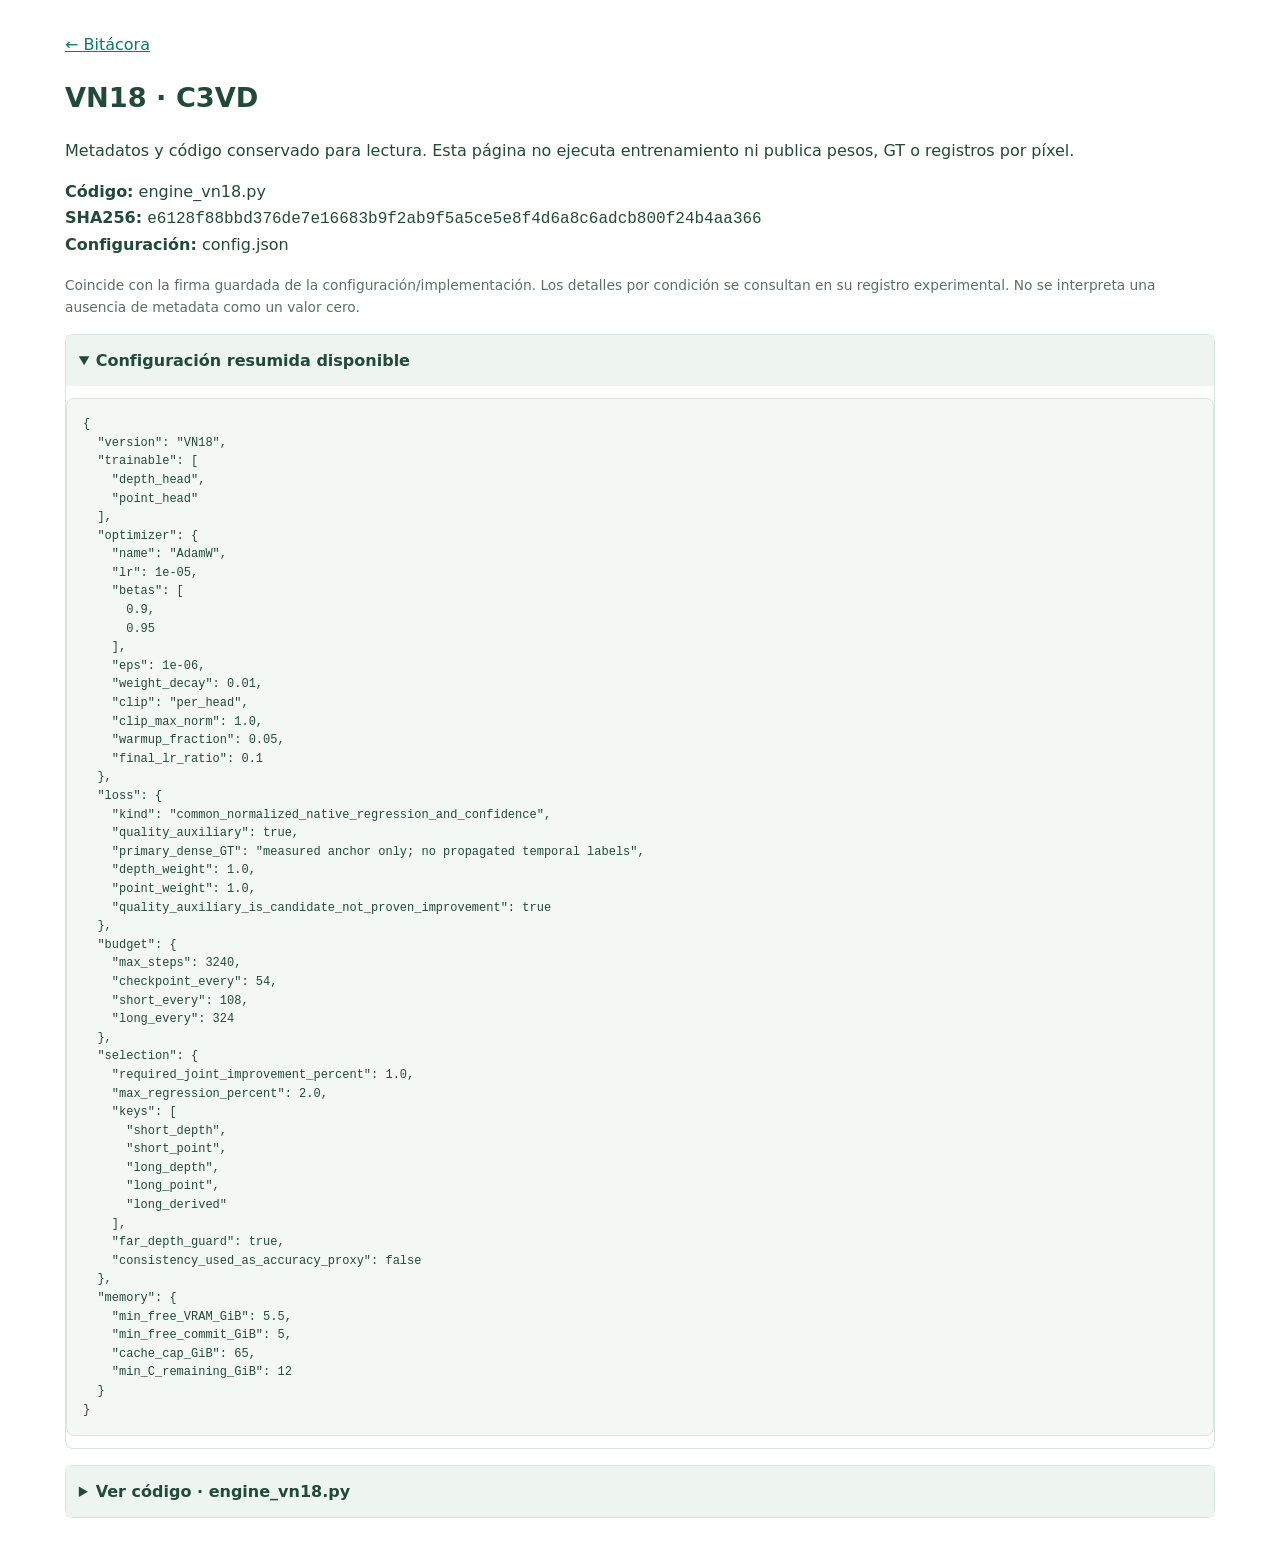
<file: N3D-CE/recursos/recetas/c3vd-vn18.html>
<!doctype html><html lang="es"><head><meta charset="utf-8"><meta name="viewport" content="width=device-width,initial-scale=1"><title>VN18 · C3VD · receta</title><style>body{max-width:1150px;margin:2rem auto;padding:0 1rem;font:16px/1.6 system-ui;color:#214a38}a{color:#087d66}pre{background:#f4f8f5;border:1px solid #d9e5dc;border-radius:8px;padding:1rem;overflow:auto;font-size:12px;line-height:1.55}code{overflow-wrap:anywhere}summary{cursor:pointer;font-weight:700;padding:.8rem;background:#eef4ef}details{margin:1rem 0;border:1px solid #d7e4db;border-radius:8px}h1{font-size:1.7rem}.note{font-size:.86rem;color:#577161}.line{display:block;white-space:pre}.n{display:inline-block;width:3.6em;color:#7b9082;user-select:none}</style></head><body><a href="../../Bitacora.html#entrenamientos">← Bitácora</a><h1>VN18 · C3VD</h1><p>Metadatos y código conservado para lectura. Esta página no ejecuta entrenamiento ni publica pesos, GT o registros por píxel.</p><p><strong>Código:</strong> engine_vn18.py<br><strong>SHA256:</strong> <code>e6128f88bbd376de7e16683b9f2ab9f5a5ce5e8f4d6a8c6adcb800f24b4aa366</code><br><strong>Configuración:</strong> config.json</p><p class="note">Coincide con la firma guardada de la configuración/implementación. Los detalles por condición se consultan en su registro experimental. No se interpreta una ausencia de metadata como un valor cero.</p><details open><summary>Configuración resumida disponible</summary><pre>{
  &quot;version&quot;: &quot;VN18&quot;,
  &quot;trainable&quot;: [
    &quot;depth_head&quot;,
    &quot;point_head&quot;
  ],
  &quot;optimizer&quot;: {
    &quot;name&quot;: &quot;AdamW&quot;,
    &quot;lr&quot;: 1e-05,
    &quot;betas&quot;: [
      0.9,
      0.95
    ],
    &quot;eps&quot;: 1e-06,
    &quot;weight_decay&quot;: 0.01,
    &quot;clip&quot;: &quot;per_head&quot;,
    &quot;clip_max_norm&quot;: 1.0,
    &quot;warmup_fraction&quot;: 0.05,
    &quot;final_lr_ratio&quot;: 0.1
  },
  &quot;loss&quot;: {
    &quot;kind&quot;: &quot;common_normalized_native_regression_and_confidence&quot;,
    &quot;quality_auxiliary&quot;: true,
    &quot;primary_dense_GT&quot;: &quot;measured anchor only; no propagated temporal labels&quot;,
    &quot;depth_weight&quot;: 1.0,
    &quot;point_weight&quot;: 1.0,
    &quot;quality_auxiliary_is_candidate_not_proven_improvement&quot;: true
  },
  &quot;budget&quot;: {
    &quot;max_steps&quot;: 3240,
    &quot;checkpoint_every&quot;: 54,
    &quot;short_every&quot;: 108,
    &quot;long_every&quot;: 324
  },
  &quot;selection&quot;: {
    &quot;required_joint_improvement_percent&quot;: 1.0,
    &quot;max_regression_percent&quot;: 2.0,
    &quot;keys&quot;: [
      &quot;short_depth&quot;,
      &quot;short_point&quot;,
      &quot;long_depth&quot;,
      &quot;long_point&quot;,
      &quot;long_derived&quot;
    ],
    &quot;far_depth_guard&quot;: true,
    &quot;consistency_used_as_accuracy_proxy&quot;: false
  },
  &quot;memory&quot;: {
    &quot;min_free_VRAM_GiB&quot;: 5.5,
    &quot;min_free_commit_GiB&quot;: 5,
    &quot;cache_cap_GiB&quot;: 65,
    &quot;min_C_remaining_GiB&quot;: 12
  }
}</pre></details><details><summary>Ver código · engine_vn18.py</summary><pre><code><span class="line" id="L1"><span class="n">1</span>&quot;&quot;&quot;VN18 head adaptation, discarded backward/resume checks and joint validation.&quot;&quot;&quot;</span><span class="line" id="L2"><span class="n">2</span>import argparse</span><span class="line" id="L3"><span class="n">3</span>import gc</span><span class="line" id="L4"><span class="n">4</span>import importlib.util</span><span class="line" id="L5"><span class="n">5</span>import math</span><span class="line" id="L6"><span class="n">6</span>import shutil</span><span class="line" id="L7"><span class="n">7</span>import numpy as np</span><span class="line" id="L8"><span class="n">8</span>import torch</span><span class="line" id="L9"><span class="n">9</span>from vn18_common import *</span><span class="line" id="L10"><span class="n">10</span>from native_bundle import NativeBundle</span><span class="line" id="L11"><span class="n">11</span>from loss_contract import dense_objective, clip_groups</span><span class="line" id="L12"><span class="n">12</span>from cache_vn18 import resource_setup, build</span><span class="line" id="L13"><span class="n">13</span></span><span class="line" id="L14"><span class="n">14</span></span><span class="line" id="L15"><span class="n">15</span>def helper():</span><span class="line" id="L16"><span class="n">16</span>    p=REPO/&#x27;experiments/c3vd_vn16/night/readout.py&#x27;</span><span class="line" id="L17"><span class="n">17</span>    s=importlib.util.spec_from_file_location(&#x27;vn18_native_readout&#x27;,p)</span><span class="line" id="L18"><span class="n">18</span>    m=importlib.util.module_from_spec(s);s.loader.exec_module(m);return m</span><span class="line" id="L19"><span class="n">19</span></span><span class="line" id="L20"><span class="n">20</span></span><span class="line" id="L21"><span class="n">21</span>def digest(module):</span><span class="line" id="L22"><span class="n">22</span>    h=hashlib.sha256()</span><span class="line" id="L23"><span class="n">23</span>    for name,p in module.named_parameters():</span><span class="line" id="L24"><span class="n">24</span>        h.update(name.encode());h.update(p.detach().cpu().reshape(-1).contiguous().view(torch.uint8).numpy().tobytes())</span><span class="line" id="L25"><span class="n">25</span>    return h.hexdigest()</span><span class="line" id="L26"><span class="n">26</span></span><span class="line" id="L27"><span class="n">27</span></span><span class="line" id="L28"><span class="n">28</span>def exact_tree(a,b):</span><span class="line" id="L29"><span class="n">29</span>    if torch.is_tensor(a):return torch.is_tensor(b) and torch.equal(a.detach().cpu(),b.detach().cpu())</span><span class="line" id="L30"><span class="n">30</span>    if isinstance(a,dict):return a.keys()==b.keys() and all(exact_tree(v,b[k]) for k,v in a.items())</span><span class="line" id="L31"><span class="n">31</span>    if isinstance(a,(list,tuple)):return len(a)==len(b) and all(exact_tree(x,y) for x,y in zip(a,b))</span><span class="line" id="L32"><span class="n">32</span>    return a==b</span><span class="line" id="L33"><span class="n">33</span></span><span class="line" id="L34"><span class="n">34</span></span><span class="line" id="L35"><span class="n">35</span>def optimizer(bundle,q):</span><span class="line" id="L36"><span class="n">36</span>    groups=bundle.training_heads()</span><span class="line" id="L37"><span class="n">37</span>    return torch.optim.AdamW([p for m in groups.values() for p in m.parameters()],lr=q[&#x27;optimizer&#x27;][&#x27;lr&#x27;],</span><span class="line" id="L38"><span class="n">38</span>        betas=tuple(q[&#x27;optimizer&#x27;][&#x27;betas&#x27;]),eps=q[&#x27;optimizer&#x27;][&#x27;eps&#x27;],weight_decay=q[&#x27;optimizer&#x27;][&#x27;weight_decay&#x27;],foreach=False)</span><span class="line" id="L39"><span class="n">39</span></span><span class="line" id="L40"><span class="n">40</span></span><span class="line" id="L41"><span class="n">41</span>def objective(bundle,b,c,idx,q):</span><span class="line" id="L42"><span class="n">42</span>    pred=bundle.dense(c,b[&#x27;img&#x27;],[idx])</span><span class="line" id="L43"><span class="n">43</span>    bg={k:v.cuda() if torch.is_tensor(v) else v for k,v in b.items()}</span><span class="line" id="L44"><span class="n">44</span>    return dense_objective(pred,bg,[idx],quality_auxiliary=q[&#x27;loss&#x27;][&#x27;quality_auxiliary&#x27;])</span><span class="line" id="L45"><span class="n">45</span></span><span class="line" id="L46"><span class="n">46</span></span><span class="line" id="L47"><span class="n">47</span>def update(bundle,opt,b,c,idx,q):</span><span class="line" id="L48"><span class="n">48</span>    groups=bundle.training_heads();opt.zero_grad(set_to_none=True)</span><span class="line" id="L49"><span class="n">49</span>    loss,parts=objective(bundle,b,c,idx,q)</span><span class="line" id="L50"><span class="n">50</span>    if not torch.isfinite(loss):raise RuntimeError(&#x27;Nonfinite training objective&#x27;)</span><span class="line" id="L51"><span class="n">51</span>    loss.backward();norms={}</span><span class="line" id="L52"><span class="n">52</span>    for name,module in groups.items():</span><span class="line" id="L53"><span class="n">53</span>        grads=[p.grad for p in module.parameters() if p.requires_grad]</span><span class="line" id="L54"><span class="n">54</span>        if any(g is None or not torch.isfinite(g).all() for g in grads):</span><span class="line" id="L55"><span class="n">55</span>            raise RuntimeError(&#x27;Missing/nonfinite gradient &#x27;+name)</span><span class="line" id="L56"><span class="n">56</span>        norms[name]=float(torch.linalg.vector_norm(torch.stack([g.norm() for g in grads])))</span><span class="line" id="L57"><span class="n">57</span>        if not math.isfinite(norms[name]) or norms[name]&lt;=0:raise RuntimeError(&#x27;Nonfinite/zero gradient norm &#x27;+name)</span><span class="line" id="L58"><span class="n">58</span>    clip_groups(groups,q[&#x27;optimizer&#x27;][&#x27;clip&#x27;]);opt.step()</span><span class="line" id="L59"><span class="n">59</span>    result={&#x27;loss&#x27;:float(loss.detach()),&#x27;gradient_norms&#x27;:norms,</span><span class="line" id="L60"><span class="n">60</span>            &#x27;components&#x27;:{k:float(v.detach()) if torch.is_tensor(v) else float(v) for k,v in parts.items()}}</span><span class="line" id="L61"><span class="n">61</span>    del loss,parts;return result</span><span class="line" id="L62"><span class="n">62</span></span><span class="line" id="L63"><span class="n">63</span></span><span class="line" id="L64"><span class="n">64</span>def camera(bundle,c,hw):</span><span class="line" id="L65"><span class="n">65</span>    from vggttt.nets.vggt.utils.pose_enc import pose_encoding_to_extri_intri</span><span class="line" id="L66"><span class="n">66</span>    with torch.no_grad():</span><span class="line" id="L67"><span class="n">67</span>        enc=bundle.heads[&#x27;camera&#x27;](c[&#x27;features&#x27;][-1][:,:,0].cuda().float())[-1]</span><span class="line" id="L68"><span class="n">68</span>        E,K=pose_encoding_to_extri_intri(enc,hw)</span><span class="line" id="L69"><span class="n">69</span>        E=E[0].cpu().double().numpy();T=np.tile(np.eye(4),(len(E),1,1));T[:,:3]=E</span><span class="line" id="L70"><span class="n">70</span>        return np.linalg.inv(T),K[0].cpu().numpy()</span><span class="line" id="L71"><span class="n">71</span></span><span class="line" id="L72"><span class="n">72</span></span><span class="line" id="L73"><span class="n">73</span>def evaluate(bundle,windows,index,with_camera):</span><span class="line" id="L74"><span class="n">74</span>    g=helper();q=read(ROOT/&#x27;config.json&#x27;);bundle.heads.cuda().eval().requires_grad_(False);rows=[]</span><span class="line" id="L75"><span class="n">75</span>    with torch.no_grad():</span><span class="line" id="L76"><span class="n">76</span>        for w in windows:</span><span class="line" id="L77"><span class="n">77</span>            b=load_batch(w);c=load_features(index,w);ids=w[&#x27;target_indices&#x27;]</span><span class="line" id="L78"><span class="n">78</span>            # Native DPT decodes one frame at a time; retain the whole encoded context.</span><span class="line" id="L79"><span class="n">79</span>            D=[];P=[]</span><span class="line" id="L80"><span class="n">80</span>            for i in ids:</span><span class="line" id="L81"><span class="n">81</span>                pred=bundle.dense(c,b[&#x27;img&#x27;],[i])</span><span class="line" id="L82"><span class="n">82</span>                D.append(pred[&#x27;depth&#x27;][0,0,...,0].cpu().numpy());P.append(pred[&#x27;points&#x27;][0,0].cpu().numpy());del pred</span><span class="line" id="L83"><span class="n">83</span>            D=np.stack(D);P=np.stack(P)</span><span class="line" id="L84"><span class="n">84</span>            subset={k:(v[:,ids] if torch.is_tensor(v) and v.ndim&gt;=2 and v.shape[1]==w[&#x27;n_views&#x27;] else v) for k,v in b.items()}</span><span class="line" id="L85"><span class="n">85</span>            GT=subset[&#x27;depth&#x27;][0].numpy();mask=subset[&#x27;mask&#x27;][0].numpy();GP=subset[&#x27;pts3d&#x27;][0].numpy()</span><span class="line" id="L86"><span class="n">86</span>            if not np.isfinite(D).all() or not np.isfinite(P).all() or (D&lt;=0).any():raise RuntimeError(&#x27;Invalid validation prediction&#x27;)</span><span class="line" id="L87"><span class="n">87</span>            scale=float(np.median(GT[mask]/D[mask]))</span><span class="line" id="L88"><span class="n">88</span>            row={&#x27;window&#x27;:w[&#x27;id&#x27;],&#x27;sequence&#x27;:w[&#x27;sequence&#x27;],&#x27;context_views&#x27;:w[&#x27;n_views&#x27;],</span><span class="line" id="L89"><span class="n">89</span>                 &#x27;target_frame_ids&#x27;:[w[&#x27;frame_ids&#x27;][i] for i in ids],</span><span class="line" id="L90"><span class="n">90</span>                 &#x27;depth&#x27;:float((np.abs(D*scale-GT)[mask]/GT[mask]).mean()),</span><span class="line" id="L91"><span class="n">91</span>                 &#x27;point&#x27;:float(np.linalg.norm(P*scale-GP,axis=-1)[mask].mean()*1000),</span><span class="line" id="L92"><span class="n">92</span>                 &#x27;scale_scoring_only&#x27;:scale}</span><span class="line" id="L93"><span class="n">93</span>            if with_camera and q[&#x27;dataset&#x27;]==&#x27;SCARED&#x27;:</span><span class="line" id="L94"><span class="n">94</span>                from scared_io import unproject</span><span class="line" id="L95"><span class="n">95</span>                derived=np.stack([unproject(d,k) for d,k in zip(D*scale,subset[&#x27;intrinsics&#x27;][0].numpy())])</span><span class="line" id="L96"><span class="n">96</span>                far_mask=mask&amp;(GT&gt;=.10)</span><span class="line" id="L97"><span class="n">97</span>                row.update(derived=float(np.linalg.norm(derived-GP,axis=-1)[mask].mean()*1000),</span><span class="line" id="L98"><span class="n">98</span>                           far=float((np.abs(D*scale-GT)[far_mask]/GT[far_mask]).mean()) if far_mask.any() else None,</span><span class="line" id="L99"><span class="n">99</span>                           far_pixels=int(far_mask.sum()),reference_pair_id=w[&#x27;reference_pair_id&#x27;],span=w[&#x27;physical_span_group&#x27;],</span><span class="line" id="L100"><span class="n">100</span>                           evaluation_scope=&#x27;measured_anchor_only_no_temporal_pose_GT&#x27;,</span><span class="line" id="L101"><span class="n">101</span>                           metrics={&#x27;depth_absrel&#x27;:row[&#x27;depth&#x27;],&#x27;point_raw_mm&#x27;:row[&#x27;point&#x27;]})</span><span class="line" id="L102"><span class="n">102</span>            elif with_camera:</span><span class="line" id="L103"><span class="n">103</span>                T,Kp=camera(bundle,c,D.shape[-2:]);scored=g.measurements(D,P,T[ids],Kp[ids],subset)</span><span class="line" id="L104"><span class="n">104</span>                # The shared scale and exact target population match VN17.</span><span class="line" id="L105"><span class="n">105</span>                row.update(derived=scored[&#x27;metrics&#x27;][&#x27;derived_point_mm&#x27;],metrics=scored[&#x27;metrics&#x27;],</span><span class="line" id="L106"><span class="n">106</span>                           far=scored[&#x27;GT_depth_bins&#x27;][-1][&#x27;depth_absrel&#x27;],far_pixels=scored[&#x27;GT_depth_bins&#x27;][-1][&#x27;valid_pixels&#x27;],</span><span class="line" id="L107"><span class="n">107</span>                           reference_pair_id=w[&#x27;reference_pair_id&#x27;],span=w[&#x27;physical_span_group&#x27;])</span><span class="line" id="L108"><span class="n">108</span>            else:row[&#x27;anchor&#x27;]=w.get(&#x27;measured_anchor_id&#x27;,str(row[&#x27;target_frame_ids&#x27;][0]))</span><span class="line" id="L109"><span class="n">109</span>            rows.append(row);del b,c,subset,D,P;gc.collect()</span><span class="line" id="L110"><span class="n">110</span>    cohorts={}</span><span class="line" id="L111"><span class="n">111</span>    for seq in sorted(set(r[&#x27;sequence&#x27;] for r in rows)):</span><span class="line" id="L112"><span class="n">112</span>        rr=[r for r in rows if r[&#x27;sequence&#x27;]==seq]</span><span class="line" id="L113"><span class="n">113</span>        if with_camera:</span><span class="line" id="L114"><span class="n">114</span>            cohorts[seq]={key:float(np.mean([r[key] for r in rr])) for key in [&#x27;depth&#x27;,&#x27;point&#x27;,&#x27;derived&#x27;]}</span><span class="line" id="L115"><span class="n">115</span>            far=[r for r in rr if r[&#x27;far_pixels&#x27;]&gt;=1000]</span><span class="line" id="L116"><span class="n">116</span>            cohorts[seq][&#x27;far&#x27;]=float(np.mean([r[&#x27;far&#x27;] for r in far])) if far else None</span><span class="line" id="L117"><span class="n">117</span>        else:</span><span class="line" id="L118"><span class="n">118</span>            anchors=sorted(set(r[&#x27;anchor&#x27;] for r in rr))</span><span class="line" id="L119"><span class="n">119</span>            cohorts[seq]={key:float(np.mean([np.mean([r[key] for r in rr if r[&#x27;anchor&#x27;]==a]) for a in anchors])) for key in [&#x27;depth&#x27;,&#x27;point&#x27;]}</span><span class="line" id="L120"><span class="n">120</span>    keys=[&#x27;depth&#x27;,&#x27;point&#x27;,&#x27;derived&#x27;] if with_camera else [&#x27;depth&#x27;,&#x27;point&#x27;]</span><span class="line" id="L121"><span class="n">121</span>    return {&#x27;rows&#x27;:rows,&#x27;cohorts&#x27;:cohorts,&#x27;macro&#x27;:{key:float(np.mean([r[key] for r in cohorts.values()])) for key in keys},</span><span class="line" id="L122"><span class="n">122</span>            &#x27;optimizer_updates&#x27;:0,&#x27;scale_fitted_scoring_only&#x27;:True}</span><span class="line" id="L123"><span class="n">123</span></span><span class="line" id="L124"><span class="n">124</span></span><span class="line" id="L125"><span class="n">125</span>def choice(initial,short,long,q):</span><span class="line" id="L126"><span class="n">126</span>    failure=[];ratios=[]</span><span class="line" id="L127"><span class="n">127</span>    for name,current in [(&#x27;short&#x27;,short),(&#x27;long&#x27;,long)]:</span><span class="line" id="L128"><span class="n">128</span>        base=initial[name]</span><span class="line" id="L129"><span class="n">129</span>        for key,value in current[&#x27;macro&#x27;].items():ratios.append(value/max(base[&#x27;macro&#x27;][key],1e-12))</span><span class="line" id="L130"><span class="n">130</span>        for seq,values in current[&#x27;cohorts&#x27;].items():</span><span class="line" id="L131"><span class="n">131</span>            for key,value in values.items():</span><span class="line" id="L132"><span class="n">132</span>                old=base[&#x27;cohorts&#x27;][seq][key]</span><span class="line" id="L133"><span class="n">133</span>                if value is not None and old is not None and value&gt;old*1.02:</span><span class="line" id="L134"><span class="n">134</span>                    failure.append({&#x27;scope&#x27;:name,&#x27;sequence&#x27;:seq,&#x27;metric&#x27;:key,&#x27;initial&#x27;:old,&#x27;candidate&#x27;:value})</span><span class="line" id="L135"><span class="n">135</span>        if name==&#x27;long&#x27;:</span><span class="line" id="L136"><span class="n">136</span>            before={r[&#x27;window&#x27;]:r for r in base[&#x27;rows&#x27;]}</span><span class="line" id="L137"><span class="n">137</span>            for row in current[&#x27;rows&#x27;]:</span><span class="line" id="L138"><span class="n">138</span>                for key in [&#x27;depth&#x27;,&#x27;point&#x27;,&#x27;derived&#x27;]:</span><span class="line" id="L139"><span class="n">139</span>                    old=before[row[&#x27;window&#x27;]][key]</span><span class="line" id="L140"><span class="n">140</span>                    if row[key]&gt;old*1.02:</span><span class="line" id="L141"><span class="n">141</span>                        failure.append({&#x27;scope&#x27;:row[&#x27;window&#x27;],&#x27;metric&#x27;:key,&#x27;initial&#x27;:old,&#x27;candidate&#x27;:row[key]})</span><span class="line" id="L142"><span class="n">142</span>    score=float(np.mean(ratios));gain=100*(1-score)</span><span class="line" id="L143"><span class="n">143</span>    return {&#x27;eligible&#x27;:bool(not failure and gain&gt;=q[&#x27;selection&#x27;][&#x27;required_joint_improvement_percent&#x27;]),</span><span class="line" id="L144"><span class="n">144</span>            &#x27;score&#x27;:score,&#x27;joint_improvement_percent&#x27;:gain,&#x27;regressions&#x27;:failure,</span><span class="line" id="L145"><span class="n">145</span>            &#x27;origin&#x27;:&#x27;VN18 predeclared research guards; not paper acceptance criteria&#x27;}</span><span class="line" id="L146"><span class="n">146</span></span><span class="line" id="L147"><span class="n">147</span></span><span class="line" id="L148"><span class="n">148</span>def validate_reference(initial):</span><span class="line" id="L149"><span class="n">149</span>    if read(ROOT/&#x27;config.json&#x27;)[&#x27;dataset&#x27;]==&#x27;SCARED&#x27;:</span><span class="line" id="L150"><span class="n">150</span>        prep=read(ROOT/&#x27;preparation.json&#x27;)</span><span class="line" id="L151"><span class="n">151</span>        if not prep[&#x27;measured_anchor_RGB_depth_parity&#x27;] or not prep[&#x27;unmeasured_labels_excluded&#x27;]:</span><span class="line" id="L152"><span class="n">152</span>            raise RuntimeError(&#x27;SCARED measured-label contract not passed&#x27;)</span><span class="line" id="L153"><span class="n">153</span>        write(ROOT/&#x27;initial_readout_parity.json&#x27;,{&#x27;passed&#x27;:True,&#x27;measured_anchor_contract_passed&#x27;:True,</span><span class="line" id="L154"><span class="n">154</span>              &#x27;no_C3VD_reference_metric_claim&#x27;:True,&#x27;optimizer_updates&#x27;:0})</span><span class="line" id="L155"><span class="n">155</span>        return</span><span class="line" id="L156"><span class="n">156</span>    old=read(REPO/&#x27;experiments/c3vd_vn16/pilot/result.json&#x27;)[&#x27;initial&#x27;]</span><span class="line" id="L157"><span class="n">157</span>    for key,new in [(&#x27;depth_absrel_aligned&#x27;,initial[&#x27;short&#x27;][&#x27;macro&#x27;][&#x27;depth&#x27;]),(&#x27;point_aligned_mean_mm&#x27;,initial[&#x27;short&#x27;][&#x27;macro&#x27;][&#x27;point&#x27;])]:</span><span class="line" id="L158"><span class="n">158</span>        if abs(new-old[&#x27;macro&#x27;][key])&gt;max(1e-5,abs(old[&#x27;macro&#x27;][key])*1e-5):</span><span class="line" id="L159"><span class="n">159</span>            raise RuntimeError(&#x27;Short zero-shot does not reproduce VN16: &#x27;+key)</span><span class="line" id="L160"><span class="n">160</span>    old=read(REPO/&#x27;experiments/c3vd_vn17/matched_targets.json&#x27;)[&#x27;rows&#x27;]</span><span class="line" id="L161"><span class="n">161</span>    for row in initial[&#x27;long&#x27;][&#x27;rows&#x27;]:</span><span class="line" id="L162"><span class="n">162</span>        rr=next(r for r in old if r[&#x27;context&#x27;]==row[&#x27;reference_pair_id&#x27;] and r[&#x27;model&#x27;]==&#x27;vggttt&#x27; and r[&#x27;variant&#x27;]==&#x27;zero_shot&#x27;)</span><span class="line" id="L163"><span class="n">163</span>        expected=rr[&#x27;context16&#x27; if row[&#x27;context_views&#x27;]==16 else &#x27;context50_same16targets&#x27;][&#x27;metrics&#x27;]</span><span class="line" id="L164"><span class="n">164</span>        for key,other in [(&#x27;depth&#x27;,&#x27;depth_absrel&#x27;),(&#x27;point&#x27;,&#x27;point_raw_mm&#x27;),(&#x27;derived&#x27;,&#x27;derived_point_mm&#x27;)]:</span><span class="line" id="L165"><span class="n">165</span>            if abs(row[key]-expected[other])&gt;max(1e-5,abs(expected[other])*1e-5):</span><span class="line" id="L166"><span class="n">166</span>                raise RuntimeError(&#x27;Long zero-shot parity differs: &#x27;+row[&#x27;window&#x27;]+&#x27; &#x27;+key)</span><span class="line" id="L167"><span class="n">167</span>    write(ROOT/&#x27;initial_readout_parity.json&#x27;,{&#x27;passed&#x27;:True,&#x27;short_matches_VN16&#x27;:True,&#x27;long_matches_VN17&#x27;:True,&#x27;optimizer_updates&#x27;:0})</span><span class="line" id="L168"><span class="n">168</span></span><span class="line" id="L169"><span class="n">169</span></span><span class="line" id="L170"><span class="n">170</span>def preflight():</span><span class="line" id="L171"><span class="n">171</span>    q,m=check();resource_setup(q)</span><span class="line" id="L172"><span class="n">172</span>    dense_position=0 if q[&#x27;dataset&#x27;]==&#x27;SCARED&#x27; else -1</span><span class="line" id="L173"><span class="n">173</span>    selected=[max([w for w in m[&#x27;train&#x27;] if w[&#x27;n_views&#x27;]==n],key=lambda w:w[&#x27;far_fraction_by_view&#x27;][dense_position]) for n in [4,8,16]]</span><span class="line" id="L174"><span class="n">174</span>    index=build(selected)</span><span class="line" id="L175"><span class="n">175</span>    bundle=NativeBundle(&#x27;vggttt&#x27;);before_encoder=digest(bundle.encoder);before_camera=digest(bundle.heads[&#x27;camera&#x27;])</span><span class="line" id="L176"><span class="n">176</span>    opt=optimizer(bundle,q);base=cpu_tree(bundle.state());checks=[]</span><span class="line" id="L177"><span class="n">177</span>    for w in selected:</span><span class="line" id="L178"><span class="n">178</span>        b=load_batch(w);c=load_features(index,w);idx=0 if q[&#x27;dataset&#x27;]==&#x27;SCARED&#x27; else w[&#x27;n_views&#x27;]-1</span><span class="line" id="L179"><span class="n">179</span>        groups=bundle.training_heads();opt.zero_grad(set_to_none=True)</span><span class="line" id="L180"><span class="n">180</span>        loss,parts=objective(bundle,b,c,idx,q);loss.backward()</span><span class="line" id="L181"><span class="n">181</span>        grads={name:float(torch.linalg.vector_norm(torch.stack([p.grad.norm() for p in mod.parameters()]))) for name,mod in groups.items()}</span><span class="line" id="L182"><span class="n">182</span>        if not torch.isfinite(loss) or any(not np.isfinite(v) or v&lt;=0 for v in grads.values()):raise RuntimeError(&#x27;VN18 backward check failed&#x27;)</span><span class="line" id="L183"><span class="n">183</span>        checks.append({&#x27;window&#x27;:w[&#x27;id&#x27;],&#x27;context_views&#x27;:w[&#x27;n_views&#x27;],&#x27;dense_index&#x27;:idx,&#x27;loss&#x27;:float(loss.detach()),&#x27;gradient_norms&#x27;:grads})</span><span class="line" id="L184"><span class="n">184</span>        opt.zero_grad(set_to_none=True);del loss,parts,b,c;gc.collect()</span><span class="line" id="L185"><span class="n">185</span>    w=selected[-1];b=load_batch(w);c=load_features(index,w);idx=0 if q[&#x27;dataset&#x27;]==&#x27;SCARED&#x27; else 15</span><span class="line" id="L186"><span class="n">186</span>    initial=update(bundle,opt,b,c,idx,q)</span><span class="line" id="L187"><span class="n">187</span>    rng=torch.get_rng_state();cuda_rng=torch.cuda.get_rng_state()</span><span class="line" id="L188"><span class="n">188</span>    probe=SCRATCH/&#x27;preflight_resume.pt&#x27;</span><span class="line" id="L189"><span class="n">189</span>    snap={&#x27;heads&#x27;:cpu_tree(bundle.state()),&#x27;optimizer&#x27;:cpu_tree(opt.state_dict()),&#x27;CPU_rng&#x27;:rng,&#x27;CUDA_rng&#x27;:cuda_rng}</span><span class="line" id="L190"><span class="n">190</span>    save(probe,snap)</span><span class="line" id="L191"><span class="n">191</span>    second=update(bundle,opt,b,c,idx,q);expected=cpu_tree(bundle.state())</span><span class="line" id="L192"><span class="n">192</span>    # A same-state in-memory replay measures CUDA backward numerical variation,</span><span class="line" id="L193"><span class="n">193</span>    # independently of serialization. Preserve all original snapshot scalars.</span><span class="line" id="L194"><span class="n">194</span>    bundle.restore(snap[&#x27;heads&#x27;]);opt.state.clear();opt.load_state_dict(cpu_tree(snap[&#x27;optimizer&#x27;]))</span><span class="line" id="L195"><span class="n">195</span>    torch.set_rng_state(snap[&#x27;CPU_rng&#x27;]);torch.cuda.set_rng_state(snap[&#x27;CUDA_rng&#x27;])</span><span class="line" id="L196"><span class="n">196</span>    control=update(bundle,opt,b,c,idx,q);control_heads=cpu_tree(bundle.state())</span><span class="line" id="L197"><span class="n">197</span>    control_noise=max(float((control_heads[k]-v).abs().max()) for k,v in expected.items())</span><span class="line" id="L198"><span class="n">198</span>    saved=torch.load(probe,map_location=&#x27;cpu&#x27;,weights_only=True)  # no mmap: allow Windows atomic replace</span><span class="line" id="L199"><span class="n">199</span>    bundle.restore(saved[&#x27;heads&#x27;]);opt.state.clear();opt.load_state_dict(saved[&#x27;optimizer&#x27;])</span><span class="line" id="L200"><span class="n">200</span>    if not exact_tree(bundle.state(),snap[&#x27;heads&#x27;]) or not exact_tree(opt.state_dict(),snap[&#x27;optimizer&#x27;]):</span><span class="line" id="L201"><span class="n">201</span>        raise RuntimeError(&#x27;Checkpoint did not restore heads/Adam states exactly&#x27;)</span><span class="line" id="L202"><span class="n">202</span>    torch.set_rng_state(saved[&#x27;CPU_rng&#x27;]);torch.cuda.set_rng_state(saved[&#x27;CUDA_rng&#x27;]);del saved;gc.collect()</span><span class="line" id="L203"><span class="n">203</span>    resumed=update(bundle,opt,b,c,idx,q)</span><span class="line" id="L204"><span class="n">204</span>    current=cpu_tree(bundle.state());maxdiff=max(float((current[k]-v).abs().max()) for k,v in expected.items())</span><span class="line" id="L205"><span class="n">205</span>    tolerance=1e-6  # Numerical update tolerance only. Serialized weights/Adam state must be bit-exact.</span><span class="line" id="L206"><span class="n">206</span>    write(ROOT/&#x27;preflight_resume_diagnostics.json&#x27;,{&#x27;parameter_max_absolute_difference&#x27;:maxdiff,</span><span class="line" id="L207"><span class="n">207</span>        &#x27;uninterrupted_update&#x27;:second,&#x27;resumed_update&#x27;:resumed,</span><span class="line" id="L208"><span class="n">208</span>        &#x27;loss_absolute_difference&#x27;:abs(second[&#x27;loss&#x27;]-resumed[&#x27;loss&#x27;]),</span><span class="line" id="L209"><span class="n">209</span>        &#x27;in_memory_replay_parameter_difference&#x27;:control_noise,&#x27;in_memory_replay_loss_difference&#x27;:abs(control[&#x27;loss&#x27;]-second[&#x27;loss&#x27;]),</span><span class="line" id="L210"><span class="n">210</span>        &#x27;checkpoint_heads_and_Adam_state_bit_exact&#x27;:True,&#x27;post_update_absolute_tolerance&#x27;:tolerance,</span><span class="line" id="L211"><span class="n">211</span>        &#x27;optimizer_steps_after_resume&#x27;:sorted({float(v[&#x27;step&#x27;]) for v in opt.state.values()})})</span><span class="line" id="L212"><span class="n">212</span>    if maxdiff&gt;tolerance or control_noise&gt;tolerance or abs(second[&#x27;loss&#x27;]-resumed[&#x27;loss&#x27;])&gt;1e-6 or abs(second[&#x27;loss&#x27;]-control[&#x27;loss&#x27;])&gt;1e-6:</span><span class="line" id="L213"><span class="n">213</span>        raise RuntimeError(&#x27;Resume does not reproduce uninterrupted update&#x27;)</span><span class="line" id="L214"><span class="n">214</span>    save(probe,{&#x27;verified_atomic_replace&#x27;:True});probe.unlink()</span><span class="line" id="L215"><span class="n">215</span>    if digest(bundle.encoder)!=before_encoder or digest(bundle.heads[&#x27;camera&#x27;])!=before_camera:</span><span class="line" id="L216"><span class="n">216</span>        raise RuntimeError(&#x27;Frozen parameters changed during probe&#x27;)</span><span class="line" id="L217"><span class="n">217</span>    bundle.restore(base)</span><span class="line" id="L218"><span class="n">218</span>    if any(not torch.equal(v,base[k]) for k,v in cpu_tree(bundle.state()).items()):raise RuntimeError(&#x27;Probe restore failed&#x27;)</span><span class="line" id="L219"><span class="n">219</span>    write(ROOT/&#x27;GPU_preflight.json&#x27;,{&#x27;passed&#x27;:True,&#x27;checks&#x27;:checks,&#x27;optimizer_updates_discarded&#x27;:4,</span><span class="line" id="L220"><span class="n">220</span>        &#x27;actual_training_updates&#x27;:0,&#x27;resume_parameter_max_absolute_difference&#x27;:maxdiff,&#x27;Windows_atomic_replace_passed&#x27;:True,</span><span class="line" id="L221"><span class="n">221</span>        &#x27;serialized_heads_and_Adam_state_bit_exact&#x27;:True,&#x27;in_memory_replay_parameter_difference&#x27;:control_noise,</span><span class="line" id="L222"><span class="n">222</span>        &#x27;post_update_numerical_absolute_tolerance&#x27;:tolerance,</span><span class="line" id="L223"><span class="n">223</span>        &#x27;encoder_and_camera_frozen_exact&#x27;:True,&#x27;peak_CUDA_GiB&#x27;:torch.cuda.max_memory_allocated()/2**30})</span><span class="line" id="L224"><span class="n">224</span>    print(&#x27;VN18 GPU PREFLIGHT PASSED&#x27;,maxdiff,flush=True)</span><span class="line" id="L225"><span class="n">225</span></span><span class="line" id="L226"><span class="n">226</span></span><span class="line" id="L227"><span class="n">227</span>def train(resume=False):</span><span class="line" id="L228"><span class="n">228</span>    started=time.perf_counter();q,m=check();resources=resource_setup(q)</span><span class="line" id="L229"><span class="n">229</span>    if not read(ROOT/&#x27;GPU_preflight.json&#x27;)[&#x27;passed&#x27;] or not read(ROOT/&#x27;CPU_tests.json&#x27;)[&#x27;passed&#x27;]:</span><span class="line" id="L230"><span class="n">230</span>        raise RuntimeError(&#x27;New recipe engineering gates not passed&#x27;)</span><span class="line" id="L231"><span class="n">231</span>    index=read(ROOT/&#x27;feature_index.json&#x27;);bundle=NativeBundle(&#x27;vggttt&#x27;);opt=optimizer(bundle,q)</span><span class="line" id="L232"><span class="n">232</span>    frozen={&#x27;encoder&#x27;:digest(bundle.encoder),&#x27;camera&#x27;:digest(bundle.heads[&#x27;camera&#x27;])}</span><span class="line" id="L233"><span class="n">233</span>    last=ROOT/&#x27;last.pt&#x27;;start=0;history=[];evaluations=[];best_step=0;best_choice={&#x27;eligible&#x27;:False,&#x27;score&#x27;:1.}</span><span class="line" id="L234"><span class="n">234</span>    if (ROOT/&#x27;result.json&#x27;).exists():raise RuntimeError(&#x27;VN18 is already complete&#x27;)</span><span class="line" id="L235"><span class="n">235</span>    if last.exists() and not resume:raise RuntimeError(&#x27;Use resume; do not overwrite optimizer history&#x27;)</span><span class="line" id="L236"><span class="n">236</span>    if resume:</span><span class="line" id="L237"><span class="n">237</span>        saved=torch.load(last,map_location=&#x27;cpu&#x27;,weights_only=True)</span><span class="line" id="L238"><span class="n">238</span>        if saved[&#x27;signature&#x27;]!=signature():raise RuntimeError(&#x27;Resume configuration mismatch&#x27;)</span><span class="line" id="L239"><span class="n">239</span>        bundle.restore(saved[&#x27;heads&#x27;]);opt.load_state_dict(saved[&#x27;optimizer&#x27;]);start=saved[&#x27;step&#x27;]</span><span class="line" id="L240"><span class="n">240</span>        history=saved[&#x27;history&#x27;];evaluations=saved[&#x27;evaluations&#x27;];best_step=saved[&#x27;best_step&#x27;];best_choice=saved[&#x27;best_choice&#x27;]</span><span class="line" id="L241"><span class="n">241</span>        initial=saved[&#x27;initial&#x27;];torch.set_rng_state(saved[&#x27;CPU_rng&#x27;]);torch.cuda.set_rng_state(saved[&#x27;CUDA_rng&#x27;]);del saved;gc.collect()</span><span class="line" id="L242"><span class="n">242</span>    else:</span><span class="line" id="L243"><span class="n">243</span>        progress(&#x27;initial_short_and_long_validation&#x27;,step=0,total=3240)</span><span class="line" id="L244"><span class="n">244</span>        short=evaluate(bundle,m[&#x27;short_val&#x27;],index,False);long=evaluate(bundle,m[&#x27;long_val&#x27;],index,True)</span><span class="line" id="L245"><span class="n">245</span>        initial={&#x27;short&#x27;:short,&#x27;long&#x27;:long};validate_reference(initial);write(ROOT/&#x27;initial.json&#x27;,initial)</span><span class="line" id="L246"><span class="n">246</span>        save(ROOT/&#x27;best_heads.pt&#x27;,{&#x27;heads&#x27;:cpu_tree(bundle.state()),&#x27;step&#x27;:0,&#x27;signature&#x27;:signature(),&#x27;eligible&#x27;:False})</span><span class="line" id="L247"><span class="n">247</span>    if q[&#x27;dataset&#x27;]==&#x27;SCARED&#x27; and not resume:</span><span class="line" id="L248"><span class="n">248</span>        from datetime import datetime</span><span class="line" id="L249"><span class="n">249</span>        from zoneinfo import ZoneInfo</span><span class="line" id="L250"><span class="n">250</span>        queue=read(REPO/&#x27;experiments/vn18_night_queue/request.json&#x27;)</span><span class="line" id="L251"><span class="n">251</span>        now=datetime.now(ZoneInfo(queue[&#x27;timezone&#x27;]));deadline=datetime.fromisoformat(queue[&#x27;deadline_local&#x27;])</span><span class="line" id="L252"><span class="n">252</span>        if now&gt;=deadline:</span><span class="line" id="L253"><span class="n">253</span>            write(ROOT/&#x27;start_skipped_deadline.json&#x27;,{&#x27;now_local&#x27;:now.isoformat(),&#x27;deadline_local&#x27;:deadline.isoformat(),&#x27;optimizer_updates&#x27;:0})</span><span class="line" id="L254"><span class="n">254</span>            raise RuntimeError(&#x27;SCARED start deadline reached before first long-training update&#x27;)</span><span class="line" id="L255"><span class="n">255</span>        write(ROOT/&#x27;actual_training_start.json&#x27;,{&#x27;local_time&#x27;:now.isoformat(),&#x27;deadline_local&#x27;:deadline.isoformat(),&#x27;timezone&#x27;:queue[&#x27;timezone&#x27;]})</span><span class="line" id="L256"><span class="n">256</span>    byid={w[&#x27;id&#x27;]:w for w in m[&#x27;train&#x27;]};total=q[&#x27;budget&#x27;][&#x27;max_steps&#x27;];began=time.perf_counter()</span><span class="line" id="L257"><span class="n">257</span>    for e in m[&#x27;schedule&#x27;][start:]:</span><span class="line" id="L258"><span class="n">258</span>        n=e[&#x27;step&#x27;];w=byid[e[&#x27;window_id&#x27;]];b=load_batch(w);c=load_features(index,w)</span><span class="line" id="L259"><span class="n">259</span>        p=n/total;warm=q[&#x27;optimizer&#x27;][&#x27;warmup_fraction&#x27;]</span><span class="line" id="L260"><span class="n">260</span>        multiplier=p/warm if p&lt;warm else q[&#x27;optimizer&#x27;][&#x27;final_lr_ratio&#x27;]+(1-q[&#x27;optimizer&#x27;][&#x27;final_lr_ratio&#x27;])*.5*(1+math.cos(math.pi*(p-warm)/(1-warm)))</span><span class="line" id="L261"><span class="n">261</span>        for group in opt.param_groups:group[&#x27;lr&#x27;]=q[&#x27;optimizer&#x27;][&#x27;lr&#x27;]*multiplier</span><span class="line" id="L262"><span class="n">262</span>        record=update(bundle,opt,b,c,e[&#x27;dense_index&#x27;],q)</span><span class="line" id="L263"><span class="n">263</span>        history.append({**e,**record,&#x27;LR&#x27;:opt.param_groups[0][&#x27;lr&#x27;]})</span><span class="line" id="L264"><span class="n">264</span>        progress(&#x27;training&#x27;,step=n,total=total,loss=record[&#x27;loss&#x27;],context_views=w[&#x27;n_views&#x27;],dense_index=e[&#x27;dense_index&#x27;],</span><span class="line" id="L265"><span class="n">265</span>                 elapsed_training_s=time.perf_counter()-began,best_step=best_step)</span><span class="line" id="L266"><span class="n">266</span>        print(&#x27;VN18 TRAIN&#x27;,n,&#x27;/&#x27;,total,w[&#x27;sequence&#x27;],w[&#x27;n_views&#x27;],&#x27;dense&#x27;,e[&#x27;dense_index&#x27;],&#x27;loss&#x27;,record[&#x27;loss&#x27;],flush=True)</span><span class="line" id="L267"><span class="n">267</span>        del b,c;gc.collect()</span><span class="line" id="L268"><span class="n">268</span>        if n%q[&#x27;budget&#x27;][&#x27;short_every&#x27;]==0 and n%q[&#x27;budget&#x27;][&#x27;long_every&#x27;]:</span><span class="line" id="L269"><span class="n">269</span>            opt.zero_grad(set_to_none=True);short=evaluate(bundle,m[&#x27;short_val&#x27;],index,False)</span><span class="line" id="L270"><span class="n">270</span>            write(ROOT/&#x27;last_short_validation.json&#x27;,{&#x27;step&#x27;:n,&#x27;validation&#x27;:short})</span><span class="line" id="L271"><span class="n">271</span>        if n%q[&#x27;budget&#x27;][&#x27;long_every&#x27;]==0 or n==total:</span><span class="line" id="L272"><span class="n">272</span>            opt.zero_grad(set_to_none=True);progress(&#x27;joint_short_long_validation&#x27;,step=n,total=total)</span><span class="line" id="L273"><span class="n">273</span>            short=evaluate(bundle,m[&#x27;short_val&#x27;],index,False);long=evaluate(bundle,m[&#x27;long_val&#x27;],index,True)</span><span class="line" id="L274"><span class="n">274</span>            decision=choice(initial,short,long,q);evaluations.append({&#x27;step&#x27;:n,&#x27;short&#x27;:short,&#x27;long&#x27;:long,&#x27;decision&#x27;:decision})</span><span class="line" id="L275"><span class="n">275</span>            if decision[&#x27;eligible&#x27;] and decision[&#x27;score&#x27;]&lt;best_choice[&#x27;score&#x27;]:</span><span class="line" id="L276"><span class="n">276</span>                best_choice=decision;best_step=n</span><span class="line" id="L277"><span class="n">277</span>                save(ROOT/&#x27;best_heads.pt&#x27;,{&#x27;heads&#x27;:cpu_tree(bundle.state()),&#x27;step&#x27;:n,&#x27;signature&#x27;:signature(),&#x27;eligible&#x27;:True})</span><span class="line" id="L278"><span class="n">278</span>            if digest(bundle.encoder)!=frozen[&#x27;encoder&#x27;] or digest(bundle.heads[&#x27;camera&#x27;])!=frozen[&#x27;camera&#x27;]:</span><span class="line" id="L279"><span class="n">279</span>                raise RuntimeError(&#x27;Frozen parameters changed&#x27;)</span><span class="line" id="L280"><span class="n">280</span>            write(ROOT/&#x27;validation_history.json&#x27;,{&#x27;evaluations&#x27;:evaluations,&#x27;best_step&#x27;:best_step,&#x27;best_decision&#x27;:best_choice})</span><span class="line" id="L281"><span class="n">281</span>            print(&#x27;VN18 JOINT VALIDATION&#x27;,n,json.dumps(decision),flush=True)</span><span class="line" id="L282"><span class="n">282</span>        if n%q[&#x27;budget&#x27;][&#x27;checkpoint_every&#x27;]==0 or n==total:</span><span class="line" id="L283"><span class="n">283</span>            opt.zero_grad(set_to_none=True)</span><span class="line" id="L284"><span class="n">284</span>            if shutil.disk_usage(ROOT).free&lt;1.6*2**30:raise RuntimeError(&#x27;Insufficient G: margin for atomic resumable checkpoint&#x27;)</span><span class="line" id="L285"><span class="n">285</span>            snap={&#x27;heads&#x27;:cpu_tree(bundle.state()),&#x27;optimizer&#x27;:cpu_tree(opt.state_dict()),&#x27;step&#x27;:n,&#x27;signature&#x27;:signature(),</span><span class="line" id="L286"><span class="n">286</span>                  &#x27;history&#x27;:history,&#x27;evaluations&#x27;:evaluations,&#x27;best_step&#x27;:best_step,&#x27;best_choice&#x27;:best_choice,&#x27;initial&#x27;:initial,</span><span class="line" id="L287"><span class="n">287</span>                  &#x27;CPU_rng&#x27;:torch.get_rng_state(),&#x27;CUDA_rng&#x27;:torch.cuda.get_rng_state()}</span><span class="line" id="L288"><span class="n">288</span>            save(last,snap);del snap;gc.collect()</span><span class="line" id="L289"><span class="n">289</span>            write(ROOT/&#x27;checkpoint_progress.json&#x27;,{&#x27;saved_step&#x27;:n,&#x27;path&#x27;:str(last),&#x27;best_step&#x27;:best_step})</span><span class="line" id="L290"><span class="n">290</span>    write(ROOT/&#x27;result.json&#x27;,{&#x27;completed_steps&#x27;:total,&#x27;initial&#x27;:initial,&#x27;final&#x27;:evaluations[-1],</span><span class="line" id="L291"><span class="n">291</span>        &#x27;evaluations&#x27;:evaluations,&#x27;history&#x27;:history,&#x27;best_step&#x27;:best_step,&#x27;best_decision&#x27;:best_choice,</span><span class="line" id="L292"><span class="n">292</span>        &#x27;signature&#x27;:signature(),&#x27;encoder_and_camera_frozen_exact&#x27;:True,&#x27;resources_initial&#x27;:resources,</span><span class="line" id="L293"><span class="n">293</span>        &#x27;total_training_process_s&#x27;:time.perf_counter()-started,&#x27;long_readout_used_for_checkpoint_selection&#x27;:True,</span><span class="line" id="L294"><span class="n">294</span>        &#x27;metric_scale_recovery_claim&#x27;:False,&#x27;completed_at_unix_s&#x27;:time.time()})</span><span class="line" id="L295"><span class="n">295</span></span><span class="line" id="L296"><span class="n">296</span></span><span class="line" id="L297"><span class="n">297</span>if __name__==&#x27;__main__&#x27;:</span><span class="line" id="L298"><span class="n">298</span>    p=argparse.ArgumentParser();p.add_argument(&#x27;--mode&#x27;,choices=[&#x27;preflight&#x27;,&#x27;train&#x27;],required=True);p.add_argument(&#x27;--resume&#x27;,action=&#x27;store_true&#x27;);a=p.parse_args()</span><span class="line" id="L299"><span class="n">299</span>    try:preflight() if a.mode==&#x27;preflight&#x27; else train(a.resume)</span><span class="line" id="L300"><span class="n">300</span>    except BaseException:</span><span class="line" id="L301"><span class="n">301</span>        import traceback</span><span class="line" id="L302"><span class="n">302</span>        write(ROOT/f&#x27;engine_exception_{time.time_ns()}.json&#x27;,{&#x27;mode&#x27;:a.mode,&#x27;traceback&#x27;:traceback.format_exc()});raise</span></code></pre></details></body></html>
</file>
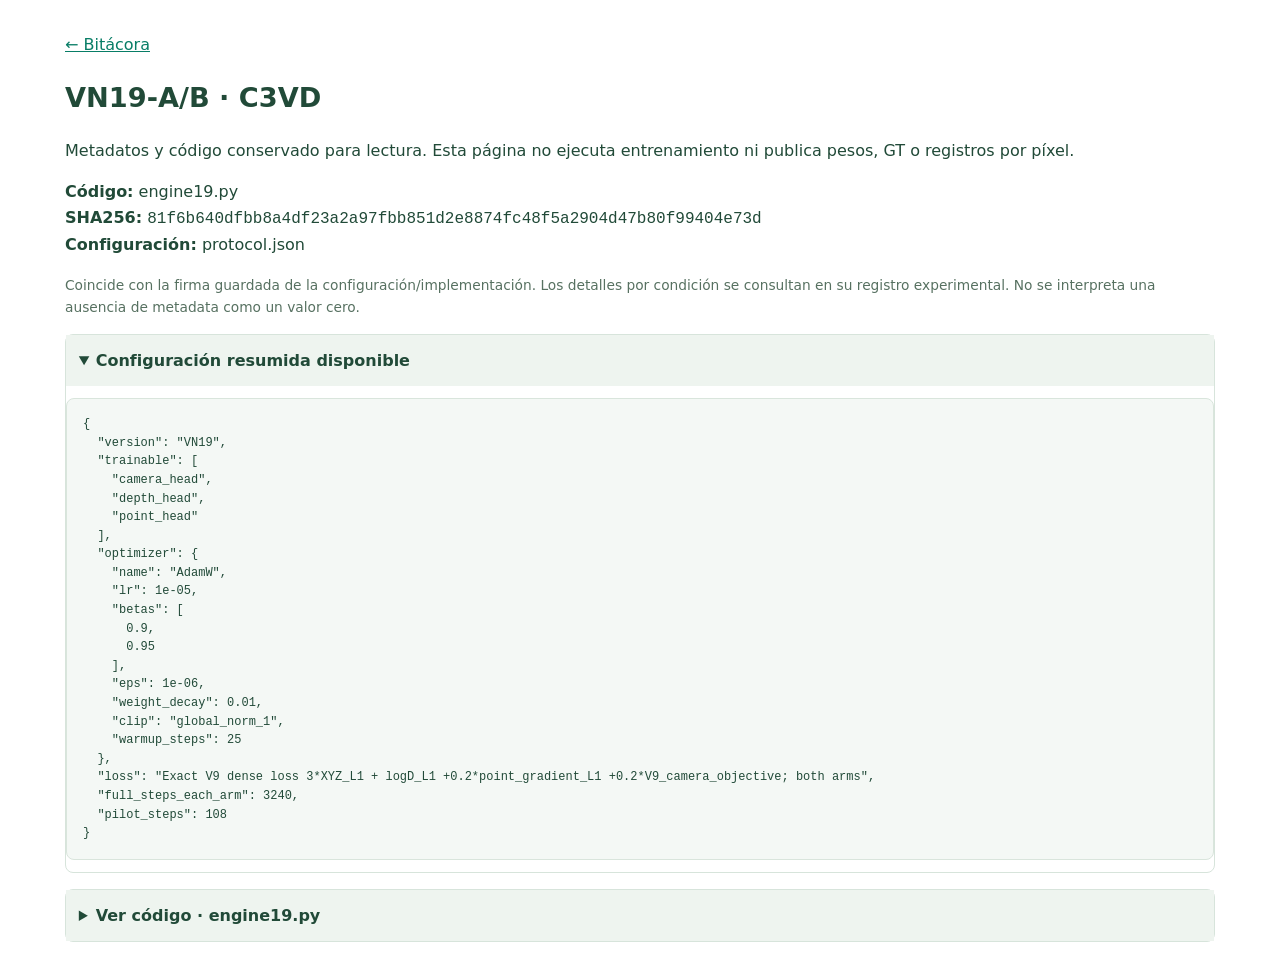
<file: N3D-CE/recursos/recetas/c3vd-vn19.html>
<!doctype html><html lang="es"><head><meta charset="utf-8"><meta name="viewport" content="width=device-width,initial-scale=1"><title>VN19-A/B · C3VD · receta</title><style>body{max-width:1150px;margin:2rem auto;padding:0 1rem;font:16px/1.6 system-ui;color:#214a38}a{color:#087d66}pre{background:#f4f8f5;border:1px solid #d9e5dc;border-radius:8px;padding:1rem;overflow:auto;font-size:12px;line-height:1.55}code{overflow-wrap:anywhere}summary{cursor:pointer;font-weight:700;padding:.8rem;background:#eef4ef}details{margin:1rem 0;border:1px solid #d7e4db;border-radius:8px}h1{font-size:1.7rem}.note{font-size:.86rem;color:#577161}.line{display:block;white-space:pre}.n{display:inline-block;width:3.6em;color:#7b9082;user-select:none}</style></head><body><a href="../../Bitacora.html#entrenamientos">← Bitácora</a><h1>VN19-A/B · C3VD</h1><p>Metadatos y código conservado para lectura. Esta página no ejecuta entrenamiento ni publica pesos, GT o registros por píxel.</p><p><strong>Código:</strong> engine19.py<br><strong>SHA256:</strong> <code>81f6b640dfbb8a4df23a2a97fbb851d2e8874fc48f5a2904d47b80f99404e73d</code><br><strong>Configuración:</strong> protocol.json</p><p class="note">Coincide con la firma guardada de la configuración/implementación. Los detalles por condición se consultan en su registro experimental. No se interpreta una ausencia de metadata como un valor cero.</p><details open><summary>Configuración resumida disponible</summary><pre>{
  &quot;version&quot;: &quot;VN19&quot;,
  &quot;trainable&quot;: [
    &quot;camera_head&quot;,
    &quot;depth_head&quot;,
    &quot;point_head&quot;
  ],
  &quot;optimizer&quot;: {
    &quot;name&quot;: &quot;AdamW&quot;,
    &quot;lr&quot;: 1e-05,
    &quot;betas&quot;: [
      0.9,
      0.95
    ],
    &quot;eps&quot;: 1e-06,
    &quot;weight_decay&quot;: 0.01,
    &quot;clip&quot;: &quot;global_norm_1&quot;,
    &quot;warmup_steps&quot;: 25
  },
  &quot;loss&quot;: &quot;Exact V9 dense loss 3*XYZ_L1 + logD_L1 +0.2*point_gradient_L1 +0.2*V9_camera_objective; both arms&quot;,
  &quot;full_steps_each_arm&quot;: 3240,
  &quot;pilot_steps&quot;: 108
}</pre></details><details><summary>Ver código · engine19.py</summary><pre><code><span class="line" id="L1"><span class="n">1</span>&quot;&quot;&quot;Matched V9-head recipe; isolate dense-view sampling in the second arm.&quot;&quot;&quot;</span><span class="line" id="L2"><span class="n">2</span>import argparse</span><span class="line" id="L3"><span class="n">3</span>import gc</span><span class="line" id="L4"><span class="n">4</span>import importlib.util</span><span class="line" id="L5"><span class="n">5</span>import math</span><span class="line" id="L6"><span class="n">6</span>import numpy as np</span><span class="line" id="L7"><span class="n">7</span>import torch</span><span class="line" id="L8"><span class="n">8</span>from common19 import *</span><span class="line" id="L9"><span class="n">9</span>from features19 import Features,targets,world_points</span><span class="line" id="L10"><span class="n">10</span>from native_bundle import NativeBundle</span><span class="line" id="L11"><span class="n">11</span>from train_c3vd_point_v9 import dense_objective</span><span class="line" id="L12"><span class="n">12</span>from train_c3vd_native_camera_v9 import objective as camera_objective</span><span class="line" id="L13"><span class="n">13</span>from vn18_common import cpu_tree</span><span class="line" id="L14"><span class="n">14</span>from engine_vn18 import exact_tree,digest</span><span class="line" id="L15"><span class="n">15</span>import checkpoint19</span><span class="line" id="L16"><span class="n">16</span></span><span class="line" id="L17"><span class="n">17</span>def helper():</span><span class="line" id="L18"><span class="n">18</span>    s=importlib.util.spec_from_file_location(&#x27;vn19_readout&#x27;,REPO/&#x27;experiments/c3vd_vn16/night/readout.py&#x27;)</span><span class="line" id="L19"><span class="n">19</span>    g=importlib.util.module_from_spec(s);s.loader.exec_module(g);return g</span><span class="line" id="L20"><span class="n">20</span>def config():</span><span class="line" id="L21"><span class="n">21</span>    p=read(ROOT/&#x27;protocol.json&#x27;);m=read(ROOT/&#x27;manifest.json&#x27;);assert sha(ROOT/&#x27;manifest.json&#x27;)==p[&#x27;manifest_SHA256&#x27;]</span><span class="line" id="L22"><span class="n">22</span>    return p,m</span><span class="line" id="L23"><span class="n">23</span>def groups(bundle):</span><span class="line" id="L24"><span class="n">24</span>    bundle.heads.cuda().train().requires_grad_(True);bundle.heads[&#x27;camera&#x27;].translation_output_scale=.03</span><span class="line" id="L25"><span class="n">25</span>    bundle.heads[&#x27;camera&#x27;].gradient_checkpoint=True</span><span class="line" id="L26"><span class="n">26</span>    for name in [&#x27;depth&#x27;,&#x27;point&#x27;]:bundle.heads[name].use_gradient_checkpointing=True</span><span class="line" id="L27"><span class="n">27</span>    return bundle.heads</span><span class="line" id="L28"><span class="n">28</span>def optim(bundle):</span><span class="line" id="L29"><span class="n">29</span>    groups(bundle);return torch.optim.AdamW(bundle.heads.parameters(),lr=1e-5,betas=(.9,.95),eps=1e-6,weight_decay=.01,foreach=False)</span><span class="line" id="L30"><span class="n">30</span>def head_state(bundle):return cpu_tree(bundle.heads.state_dict())</span><span class="line" id="L31"><span class="n">31</span>def signature():return {&#x27;version&#x27;:&#x27;VN19&#x27;,&#x27;protocol_SHA256&#x27;:sha(ROOT/&#x27;protocol.json&#x27;),&#x27;manifest_SHA256&#x27;:sha(ROOT/&#x27;manifest.json&#x27;),&#x27;prediction_reference_m&#x27;:.03}</span><span class="line" id="L32"><span class="n">32</span>def setup():</span><span class="line" id="L33"><span class="n">33</span>    torch.set_num_threads(4);torch.manual_seed(1234);free,total=torch.cuda.mem_get_info()</span><span class="line" id="L34"><span class="n">34</span>    if free&lt;5.5*2**30:raise RuntimeError(&#x27;Need 5.5 GiB free VRAM; no process closed&#x27;)</span><span class="line" id="L35"><span class="n">35</span>    torch.cuda.set_per_process_memory_fraction(min(.9,(free-.3*2**30)/total))</span><span class="line" id="L36"><span class="n">36</span></span><span class="line" id="L37"><span class="n">37</span>def loss(bundle,f,w,t,ids):</span><span class="line" id="L38"><span class="n">38</span>    n=w[&#x27;n_views&#x27;];dummy=torch.zeros(1,n,3,336,336)</span><span class="line" id="L39"><span class="n">39</span>    pred=bundle.dense(f,dummy,ids);D=pred[&#x27;depth&#x27;][0,...,0]*.03;P=pred[&#x27;points&#x27;][0]*.03</span><span class="line" id="L40"><span class="n">40</span>    cam,world=world_points(t,ids)</span><span class="line" id="L41"><span class="n">41</span>    dense,parts=dense_objective(P,D,world,t[&#x27;D&#x27;][ids].cuda(),t[&#x27;mask&#x27;][ids].cuda())</span><span class="line" id="L42"><span class="n">42</span>    encs=bundle.heads[&#x27;camera&#x27;](f[&#x27;features&#x27;][-1][:,:,0].cuda().float())</span><span class="line" id="L43"><span class="n">43</span>    K=t[&#x27;K&#x27;];expected=torch.tensor([[214.054054,0,168],[0,214.054054,168],[0,0,1.]])</span><span class="line" id="L44"><span class="n">44</span>    if not torch.allclose(K,expected.expand_as(K),atol=1e-4,rtol=0):raise RuntimeError(&#x27;V9 camera objective constant differs from actual archive K&#x27;)</span><span class="line" id="L45"><span class="n">45</span>    cam,_=world_points(t,list(range(n)),pixel_stride=12)</span><span class="line" id="L46"><span class="n">46</span>    sample={&#x27;gt_pose&#x27;:t[&#x27;T&#x27;][None].cuda(),&#x27;gt_camera_points&#x27;:cam.reshape(1,n,-1,3),</span><span class="line" id="L47"><span class="n">47</span>        &#x27;mask&#x27;:t[&#x27;mask&#x27;][:,::12,::12].reshape(1,n,-1).cuda()}</span><span class="line" id="L48"><span class="n">48</span>    camera,cparts=camera_objective(encs,sample)</span><span class="line" id="L49"><span class="n">49</span>    return dense+.2*camera,{**parts,**cparts,&#x27;camera_total&#x27;:float(camera.detach())}</span><span class="line" id="L50"><span class="n">50</span></span><span class="line" id="L51"><span class="n">51</span>def step(bundle,opt,cache,w,t,ids):</span><span class="line" id="L52"><span class="n">52</span>    groups(bundle);opt.zero_grad(set_to_none=True);value,parts=loss(bundle,cache,w,t,ids)</span><span class="line" id="L53"><span class="n">53</span>    if not torch.isfinite(value):raise RuntimeError(&#x27;Nonfinite VN19 loss&#x27;)</span><span class="line" id="L54"><span class="n">54</span>    value.backward();norms={}</span><span class="line" id="L55"><span class="n">55</span>    for name,module in bundle.heads.items():</span><span class="line" id="L56"><span class="n">56</span>        grads=[p.grad for p in module.parameters() if p.requires_grad]</span><span class="line" id="L57"><span class="n">57</span>        if any(x is None or not torch.isfinite(x).all() for x in grads):raise RuntimeError(&#x27;Missing/nonfinite &#x27;+name+&#x27; gradient&#x27;)</span><span class="line" id="L58"><span class="n">58</span>        norm=float(torch.linalg.vector_norm(torch.stack([x.norm() for x in grads])))</span><span class="line" id="L59"><span class="n">59</span>        if not math.isfinite(norm) or norm&lt;=0:raise RuntimeError(&#x27;Invalid &#x27;+name+&#x27; norm&#x27;)</span><span class="line" id="L60"><span class="n">60</span>        norms[name]=norm</span><span class="line" id="L61"><span class="n">61</span>    total=torch.nn.utils.clip_grad_norm_(bundle.heads.parameters(),1.)</span><span class="line" id="L62"><span class="n">62</span>    if not torch.isfinite(total):raise RuntimeError(&#x27;Invalid combined gradient&#x27;)</span><span class="line" id="L63"><span class="n">63</span>    opt.step();out={&#x27;loss&#x27;:float(value.detach()),&#x27;components&#x27;:parts,&#x27;gradient_norms&#x27;:norms,&#x27;global_preclip_norm&#x27;:float(total)}</span><span class="line" id="L64"><span class="n">64</span>    del value,parts;return out</span><span class="line" id="L65"><span class="n">65</span></span><span class="line" id="L66"><span class="n">66</span>def evaluate(bundle,manager,windows):</span><span class="line" id="L67"><span class="n">67</span>    g=helper();bundle.heads.cuda().eval().requires_grad_(False);rows=[]</span><span class="line" id="L68"><span class="n">68</span>    from vggttt.nets.vggt.utils.pose_enc import pose_encoding_to_extri_intri</span><span class="line" id="L69"><span class="n">69</span>    for w in windows:</span><span class="line" id="L70"><span class="n">70</span>        t=targets(w);f=manager.get(w);bundle.heads.cuda().eval().requires_grad_(False)</span><span class="line" id="L71"><span class="n">71</span>        ids=w.get(&#x27;target_indices&#x27;,[0]);D=[];P=[]</span><span class="line" id="L72"><span class="n">72</span>        with torch.no_grad():</span><span class="line" id="L73"><span class="n">73</span>            for i in ids:</span><span class="line" id="L74"><span class="n">74</span>                pred=bundle.dense(f,torch.zeros(1,w[&#x27;n_views&#x27;],3,336,336),[i]);D.append(pred[&#x27;depth&#x27;][0,0,...,0].cpu().numpy()*.03);P.append(pred[&#x27;points&#x27;][0,0].cpu().numpy()*.03)</span><span class="line" id="L75"><span class="n">75</span>            enc=bundle.heads[&#x27;camera&#x27;](f[&#x27;features&#x27;][-1][:,:,0].cuda().float())[-1]</span><span class="line" id="L76"><span class="n">76</span>            E,K=pose_encoding_to_extri_intri(enc,(336,336));EE=E[0].cpu().numpy();T=np.tile(np.eye(4),(len(EE),1,1));T[:,:3]=EE;T=np.linalg.inv(T);K=K[0].cpu().numpy()</span><span class="line" id="L77"><span class="n">77</span>        D=np.stack(D);P=np.stack(P);_,GP=world_points(t,ids,&#x27;cpu&#x27;);G=t[&#x27;D&#x27;][ids].numpy();mask=t[&#x27;mask&#x27;][ids].numpy()</span><span class="line" id="L78"><span class="n">78</span>        scale=float(np.median(G[mask]/D[mask]));raw={&#x27;depth_absrel&#x27;:float((np.abs(D-G)[mask]/G[mask]).mean()),&#x27;point_raw_mm&#x27;:float(np.linalg.norm(P-GP.numpy(),axis=-1)[mask].mean()*1000)}</span><span class="line" id="L79"><span class="n">79</span>        aligned={&#x27;depth_absrel&#x27;:float((np.abs(D*scale-G)[mask]/G[mask]).mean()),&#x27;point_raw_mm&#x27;:float(np.linalg.norm(P*scale-GP.numpy(),axis=-1)[mask].mean()*1000)}</span><span class="line" id="L80"><span class="n">80</span>        if len(ids)&gt;1:</span><span class="line" id="L81"><span class="n">81</span>            batch={&#x27;depth&#x27;:t[&#x27;D&#x27;][ids][None],&#x27;mask&#x27;:t[&#x27;mask&#x27;][ids][None],&#x27;intrinsics&#x27;:t[&#x27;K&#x27;][ids][None],&#x27;gt_poses&#x27;:t[&#x27;T&#x27;][ids][None]}</span><span class="line" id="L82"><span class="n">82</span>            raw=g.measurements(D,P,T[ids],K[ids],batch,False)[&#x27;metrics&#x27;]</span><span class="line" id="L83"><span class="n">83</span>            aligned=g.measurements(D,P,T[ids],K[ids],batch,True)[&#x27;metrics&#x27;]</span><span class="line" id="L84"><span class="n">84</span>        far=mask&amp;(G&gt;=.06)</span><span class="line" id="L85"><span class="n">85</span>        if far.sum()&gt;=1000:</span><span class="line" id="L86"><span class="n">86</span>            raw[&#x27;point_far_mm&#x27;]=float(np.linalg.norm(P-GP.numpy(),axis=-1)[far].mean()*1000)</span><span class="line" id="L87"><span class="n">87</span>            aligned[&#x27;point_far_mm&#x27;]=float(np.linalg.norm(P*scale-GP.numpy(),axis=-1)[far].mean()*1000)</span><span class="line" id="L88"><span class="n">88</span>        rows.append({&#x27;window&#x27;:w[&#x27;id&#x27;],&#x27;sequence&#x27;:w[&#x27;sequence&#x27;],&#x27;n_views&#x27;:w[&#x27;n_views&#x27;],&#x27;target_indices&#x27;:ids,</span><span class="line" id="L89"><span class="n">89</span>            &#x27;scope&#x27;:&#x27;long&#x27; if len(ids)&gt;1 else &#x27;short&#x27;,&#x27;anchor&#x27;:str(w[&#x27;frame_ids&#x27;][ids[0]]),</span><span class="line" id="L90"><span class="n">90</span>            &#x27;raw&#x27;:raw,&#x27;aligned&#x27;:aligned,&#x27;secondary_shared_scale&#x27;:scale})</span><span class="line" id="L91"><span class="n">91</span>        del f,t;gc.collect()</span><span class="line" id="L92"><span class="n">92</span>    return rows</span><span class="line" id="L93"><span class="n">93</span></span><span class="line" id="L94"><span class="n">94</span>def aggregate(rows):</span><span class="line" id="L95"><span class="n">95</span>    result={}</span><span class="line" id="L96"><span class="n">96</span>    for mode in [&#x27;raw&#x27;,&#x27;aligned&#x27;]:</span><span class="line" id="L97"><span class="n">97</span>        result[mode]={}</span><span class="line" id="L98"><span class="n">98</span>        for scope in [&#x27;short&#x27;,&#x27;long&#x27;]:</span><span class="line" id="L99"><span class="n">99</span>            result[mode][scope]={}</span><span class="line" id="L100"><span class="n">100</span>            for seq in sorted({r[&#x27;sequence&#x27;] for r in rows if r[&#x27;scope&#x27;]==scope}):</span><span class="line" id="L101"><span class="n">101</span>                rr=[r for r in rows if r[&#x27;sequence&#x27;]==seq and r[&#x27;scope&#x27;]==scope]</span><span class="line" id="L102"><span class="n">102</span>                keys=set.union(*(set(x[mode]) for x in rr))</span><span class="line" id="L103"><span class="n">103</span>                anchors=sorted({x[&#x27;anchor&#x27;] for x in rr})</span><span class="line" id="L104"><span class="n">104</span>                if scope==&#x27;short&#x27;:values={k:float(np.mean([np.mean([x[mode][k] for x in rr if x[&#x27;anchor&#x27;]==a and k in x[mode]]) for a in anchors if any(x[&#x27;anchor&#x27;]==a and k in x[mode] for x in rr)])) for k in keys}</span><span class="line" id="L105"><span class="n">105</span>                else:values={k:float(np.mean([x[mode][k] for x in rr if k in x[mode]])) for k in keys}</span><span class="line" id="L106"><span class="n">106</span>                result[mode][scope][seq]=values</span><span class="line" id="L107"><span class="n">107</span>    return result</span><span class="line" id="L108"><span class="n">108</span></span><span class="line" id="L109"><span class="n">109</span>def decide(initial,rows):</span><span class="line" id="L110"><span class="n">110</span>    before=aggregate(initial);now=aggregate(rows);ratios=[];fail=[]</span><span class="line" id="L111"><span class="n">111</span>    for mode,keys in [(&#x27;raw&#x27;,[&#x27;depth_absrel&#x27;,&#x27;point_raw_mm&#x27;,&#x27;derived_point_mm&#x27;,&#x27;point_far_mm&#x27;,&#x27;rotation_deg&#x27;,&#x27;translation_rmse_mm&#x27;]),(&#x27;aligned&#x27;,[&#x27;depth_absrel&#x27;,&#x27;point_raw_mm&#x27;,&#x27;derived_point_mm&#x27;,&#x27;point_far_mm&#x27;])]:</span><span class="line" id="L112"><span class="n">112</span>        for scope in [&#x27;short&#x27;,&#x27;long&#x27;]:</span><span class="line" id="L113"><span class="n">113</span>            for seq,values in now[mode][scope].items():</span><span class="line" id="L114"><span class="n">114</span>                for key in keys:</span><span class="line" id="L115"><span class="n">115</span>                    if key not in values:continue</span><span class="line" id="L116"><span class="n">116</span>                    a=before[mode][scope][seq][key];b=values[key];ratio=b/max(a,1e-12);ratios.append(ratio)</span><span class="line" id="L117"><span class="n">117</span>                    limit=1.05 if key in [&#x27;rotation_deg&#x27;,&#x27;translation_rmse_mm&#x27;] else 1.02</span><span class="line" id="L118"><span class="n">118</span>                    if ratio&gt;limit:fail.append({&#x27;mode&#x27;:mode,&#x27;scope&#x27;:scope,&#x27;sequence&#x27;:seq,&#x27;metric&#x27;:key,&#x27;reference&#x27;:a,&#x27;candidate&#x27;:b,&#x27;limit_ratio&#x27;:limit})</span><span class="line" id="L119"><span class="n">119</span>    score=float(np.mean(ratios));return {&#x27;eligible&#x27;:not fail and score&lt;=.99,&#x27;score&#x27;:score,&#x27;improvement_percent&#x27;:100*(1-score),&#x27;regressions&#x27;:fail,&#x27;research_guards_not_paper_criteria&#x27;:True}</span><span class="line" id="L120"><span class="n">120</span></span><span class="line" id="L121"><span class="n">121</span>def preflight():</span><span class="line" id="L122"><span class="n">122</span>    setup();p,m=config();bundle=NativeBundle(&#x27;vggttt&#x27;);before=digest(bundle.encoder);base=head_state(bundle);manager=Features(bundle);opt=optim(bundle)</span><span class="line" id="L123"><span class="n">123</span>    checks=[]</span><span class="line" id="L124"><span class="n">124</span>    for n in [3,6,12,50]:</span><span class="line" id="L125"><span class="n">125</span>        w=max([w for w in m[&#x27;train&#x27;] if w[&#x27;n_views&#x27;]==n],key=lambda w:w[&#x27;rotation_max_deg&#x27;]);f=manager.get(w,opt);t=targets(w)</span><span class="line" id="L126"><span class="n">126</span>        got=step(bundle,opt,f,w,t,[0,n-1]);checks.append({&#x27;window&#x27;:w[&#x27;id&#x27;],&#x27;views&#x27;:n,**got})</span><span class="line" id="L127"><span class="n">127</span>        bundle.heads.load_state_dict(base);opt.state.clear();del f,t;gc.collect()</span><span class="line" id="L128"><span class="n">128</span>    w=next(w for w in m[&#x27;train&#x27;] if w[&#x27;n_views&#x27;]==50);f=manager.get(w,opt);t=targets(w)</span><span class="line" id="L129"><span class="n">129</span>    # DPT receives only image dimensions; prove that zero shape tensors do not change its outputs.</span><span class="line" id="L130"><span class="n">130</span>    real=manager.reader.sample(w)[&#x27;img&#x27;];bundle.heads.eval().requires_grad_(False)</span><span class="line" id="L131"><span class="n">131</span>    with torch.no_grad():</span><span class="line" id="L132"><span class="n">132</span>        a=bundle.dense(f,real,[0,49]);b=bundle.dense(f,torch.zeros_like(real),[0,49]);parity=all(torch.equal(a[k],b[k]) for k in a)</span><span class="line" id="L133"><span class="n">133</span>    if not parity:raise RuntimeError(&#x27;Dense head unexpectedly depends on RGB pixels beyond cached features&#x27;)</span><span class="line" id="L134"><span class="n">134</span>    groups(bundle);step(bundle,opt,f,w,t,[0,49]);snap={&#x27;heads&#x27;:head_state(bundle),&#x27;optimizer&#x27;:cpu_tree(opt.state_dict()),&#x27;CPU_rng&#x27;:torch.get_rng_state(),&#x27;CUDA_rng&#x27;:torch.cuda.get_rng_state()}</span><span class="line" id="L135"><span class="n">135</span>    probe=SCRATCH/&#x27;resume_probe.pt&#x27;;save(probe,snap)</span><span class="line" id="L136"><span class="n">136</span>    first=step(bundle,opt,f,w,t,[0,49]);expected=head_state(bundle)</span><span class="line" id="L137"><span class="n">137</span>    saved=torch.load(probe,map_location=&#x27;cpu&#x27;,weights_only=True);bundle.heads.load_state_dict(saved[&#x27;heads&#x27;]);opt.state.clear();opt.load_state_dict(saved[&#x27;optimizer&#x27;])</span><span class="line" id="L138"><span class="n">138</span>    if not exact_tree(bundle.heads.state_dict(),snap[&#x27;heads&#x27;]) or not exact_tree(opt.state_dict(),snap[&#x27;optimizer&#x27;]):raise RuntimeError(&#x27;Resume state is not bit-exact&#x27;)</span><span class="line" id="L139"><span class="n">139</span>    torch.set_rng_state(saved[&#x27;CPU_rng&#x27;]);torch.cuda.set_rng_state(saved[&#x27;CUDA_rng&#x27;]);del saved</span><span class="line" id="L140"><span class="n">140</span>    second=step(bundle,opt,f,w,t,[0,49]);difference=max(float((v-expected[k]).abs().max()) for k,v in head_state(bundle).items())</span><span class="line" id="L141"><span class="n">141</span>    if difference&gt;1e-6 or abs(first[&#x27;loss&#x27;]-second[&#x27;loss&#x27;])&gt;1e-6:raise RuntimeError(&#x27;Resume update parity failed&#x27;)</span><span class="line" id="L142"><span class="n">142</span>    if digest(bundle.encoder)!=before:raise RuntimeError(&#x27;Encoder/TTT weights changed&#x27;)</span><span class="line" id="L143"><span class="n">143</span>    probe.unlink();manager.close()</span><span class="line" id="L144"><span class="n">144</span>    write(ROOT/&#x27;GPU_preflight.json&#x27;,{&#x27;passed&#x27;:True,&#x27;checks&#x27;:checks,&#x27;head_input_shape_only_parity&#x27;:parity,</span><span class="line" id="L145"><span class="n">145</span>        &#x27;exact_reloaded_heads_and_Adam_states&#x27;:True,&#x27;post_update_max_absolute_difference&#x27;:difference,</span><span class="line" id="L146"><span class="n">146</span>        &#x27;frozen_encoder_TTT_exact&#x27;:True,&#x27;optimizer_updates_discarded&#x27;:7,&#x27;actual_long_training_updates&#x27;:0,</span><span class="line" id="L147"><span class="n">147</span>        &#x27;peak_CUDA_GiB&#x27;:torch.cuda.max_memory_allocated()/2**30})</span><span class="line" id="L148"><span class="n">148</span>    print(&#x27;VN19 GPU PREFLIGHT PASSED&#x27;,flush=True)</span><span class="line" id="L149"><span class="n">149</span></span><span class="line" id="L150"><span class="n">150</span>def train(arm,resume=False,pilot=False):</span><span class="line" id="L151"><span class="n">151</span>    setup();p,m=config()</span><span class="line" id="L152"><span class="n">152</span>    if not read(ROOT/&#x27;CPU_tests.json&#x27;)[&#x27;passed&#x27;] or not read(ROOT/&#x27;GPU_preflight.json&#x27;)[&#x27;passed&#x27;]:raise RuntimeError(&#x27;Engineering gates incomplete&#x27;)</span><span class="line" id="L153"><span class="n">153</span>    seal=read(ROOT/&#x27;implementation.json&#x27;)</span><span class="line" id="L154"><span class="n">154</span>    for name,d in seal[&#x27;source_SHA256&#x27;].items():</span><span class="line" id="L155"><span class="n">155</span>        if sha(ROOT/name)!=d:raise RuntimeError(&#x27;Implementation changed after verification: &#x27;+name)</span><span class="line" id="L156"><span class="n">156</span>    out=ROOT/(&#x27;pilot&#x27; if pilot else &#x27;full&#x27;)/arm;out.mkdir(parents=True,exist_ok=True)</span><span class="line" id="L157"><span class="n">157</span>    if (out/&#x27;result.json&#x27;).exists():raise RuntimeError(&#x27;This arm is already complete&#x27;)</span><span class="line" id="L158"><span class="n">158</span>    bundle=NativeBundle(&#x27;vggttt&#x27;);manager=Features(bundle);opt=optim(bundle);frozen=digest(bundle.encoder)</span><span class="line" id="L159"><span class="n">159</span>    history=[];evaluations=[];start=0;best_step=0;best_score=1.;best_path=None</span><span class="line" id="L160"><span class="n">160</span>    allval=m[&#x27;short_val&#x27;]+m[&#x27;long_val&#x27;];total=p.get(&#x27;pilot_steps&#x27;,108) if pilot else p[&#x27;full_steps_each_arm&#x27;];byid={w[&#x27;id&#x27;]:w for w in m[&#x27;train&#x27;]}</span><span class="line" id="L161"><span class="n">161</span>    if resume:</span><span class="line" id="L162"><span class="n">162</span>        saved=checkpoint19.load(arm+(&#x27;_pilot&#x27; if pilot else &#x27;_full&#x27;));assert saved[&#x27;signature&#x27;]==signature()</span><span class="line" id="L163"><span class="n">163</span>        bundle.heads.load_state_dict(saved[&#x27;heads&#x27;]);opt.load_state_dict(saved[&#x27;optimizer&#x27;]);start=saved[&#x27;step&#x27;];initial=saved[&#x27;initial&#x27;];history=saved[&#x27;history&#x27;];evaluations=saved[&#x27;evaluations&#x27;];best_step=saved[&#x27;best_step&#x27;];best_score=saved[&#x27;best_score&#x27;];best_path=saved[&#x27;best_path&#x27;]</span><span class="line" id="L164"><span class="n">164</span>        torch.set_rng_state(saved[&#x27;CPU_rng&#x27;]);torch.cuda.set_rng_state(saved[&#x27;CUDA_rng&#x27;]);del saved;gc.collect()</span><span class="line" id="L165"><span class="n">165</span>    else:</span><span class="line" id="L166"><span class="n">166</span>        initial=evaluate(bundle,manager,allval);write(out/&#x27;initial.json&#x27;,{&#x27;rows&#x27;:initial,&#x27;signature&#x27;:signature()})</span><span class="line" id="L167"><span class="n">167</span>    began=time.perf_counter()</span><span class="line" id="L168"><span class="n">168</span>    for e in m[&#x27;schedules&#x27;][arm][start:total]:</span><span class="line" id="L169"><span class="n">169</span>        n=e[&#x27;step&#x27;];w=byid[e[&#x27;window_id&#x27;]];f=manager.get(w,opt);t=targets(w)</span><span class="line" id="L170"><span class="n">170</span>        # A short engineering pilot uses the exact prefix of the full LR schedule.</span><span class="line" id="L171"><span class="n">171</span>        lr_horizon=p[&#x27;full_steps_each_arm&#x27;]</span><span class="line" id="L172"><span class="n">172</span>        multiplier=.1+.9*min(n/25,1.) if n&lt;=25 else .1+.45*(1+math.cos(math.pi*min((n-1-25)/max(1,lr_horizon-25),1.)))</span><span class="line" id="L173"><span class="n">173</span>        for group in opt.param_groups:group[&#x27;lr&#x27;]=1e-5*multiplier</span><span class="line" id="L174"><span class="n">174</span>        record=step(bundle,opt,f,w,t,e[&#x27;dense_indices&#x27;]);history.append({**e,**record,&#x27;LR&#x27;:opt.param_groups[0][&#x27;lr&#x27;]});del f,t;gc.collect()</span><span class="line" id="L175"><span class="n">175</span>        write(ROOT/&#x27;progress.json&#x27;,{&#x27;phase&#x27;:&#x27;training&#x27;,&#x27;arm&#x27;:arm,&#x27;pilot&#x27;:pilot,&#x27;step&#x27;:n,&#x27;total&#x27;:total,&#x27;loss&#x27;:record[&#x27;loss&#x27;],&#x27;best_step&#x27;:best_step,&#x27;elapsed_s&#x27;:time.perf_counter()-began})</span><span class="line" id="L176"><span class="n">176</span>        print(&#x27;VN19 TRAIN&#x27;,arm,n,&#x27;/&#x27;,total,&#x27;views&#x27;,w[&#x27;n_views&#x27;],&#x27;loss&#x27;,record[&#x27;loss&#x27;],flush=True)</span><span class="line" id="L177"><span class="n">177</span>        if n%108==0 or n==total:</span><span class="line" id="L178"><span class="n">178</span>            opt.zero_grad(set_to_none=True)</span><span class="line" id="L179"><span class="n">179</span>            for state in opt.state.values():</span><span class="line" id="L180"><span class="n">180</span>                for k,v in state.items():</span><span class="line" id="L181"><span class="n">181</span>                    if torch.is_tensor(v) and v.is_cuda:state[k]=v.cpu()</span><span class="line" id="L182"><span class="n">182</span>            rows=evaluate(bundle,manager,allval);decision=decide(initial,rows);evaluations.append({&#x27;step&#x27;:n,&#x27;rows&#x27;:rows,&#x27;decision&#x27;:decision})</span><span class="line" id="L183"><span class="n">183</span>            if decision[&#x27;eligible&#x27;] and decision[&#x27;score&#x27;]&lt;best_score:</span><span class="line" id="L184"><span class="n">184</span>                best_score=decision[&#x27;score&#x27;];best_step=n</span><span class="line" id="L185"><span class="n">185</span>                if not pilot:</span><span class="line" id="L186"><span class="n">186</span>                    best_path=str(SCRATCH/&#x27;heads/full&#x27;/arm/&#x27;best_heads.pt&#x27;)</span><span class="line" id="L187"><span class="n">187</span>                    save(best_path,{&#x27;heads&#x27;:head_state(bundle),&#x27;signature&#x27;:signature(),&#x27;step&#x27;:n,&#x27;arm&#x27;:arm,&#x27;output_scale&#x27;:.03})</span><span class="line" id="L188"><span class="n">188</span>            for state in opt.state.values():</span><span class="line" id="L189"><span class="n">189</span>                for k,v in state.items():</span><span class="line" id="L190"><span class="n">190</span>                    if torch.is_tensor(v) and k!=&#x27;step&#x27;:state[k]=v.cuda()</span><span class="line" id="L191"><span class="n">191</span>            if digest(bundle.encoder)!=frozen:raise RuntimeError(&#x27;Frozen encoder changed&#x27;)</span><span class="line" id="L192"><span class="n">192</span>            write(out/&#x27;validation_history.json&#x27;,{&#x27;evaluations&#x27;:evaluations,&#x27;best_step&#x27;:best_step})</span><span class="line" id="L193"><span class="n">193</span>        if n%108==0 or n==total:</span><span class="line" id="L194"><span class="n">194</span>            opt.zero_grad(set_to_none=True)</span><span class="line" id="L195"><span class="n">195</span>            receipt=checkpoint19.snapshot({&#x27;heads&#x27;:head_state(bundle),&#x27;optimizer&#x27;:cpu_tree(opt.state_dict()),</span><span class="line" id="L196"><span class="n">196</span>                &#x27;arm&#x27;:arm+(&#x27;_pilot&#x27; if pilot else &#x27;_full&#x27;),&#x27;step&#x27;:n,&#x27;signature&#x27;:signature(),&#x27;initial&#x27;:initial,&#x27;history&#x27;:history,</span><span class="line" id="L197"><span class="n">197</span>                &#x27;evaluations&#x27;:evaluations,&#x27;best_step&#x27;:best_step,&#x27;best_score&#x27;:best_score,&#x27;best_path&#x27;:best_path,</span><span class="line" id="L198"><span class="n">198</span>                &#x27;CPU_rng&#x27;:torch.get_rng_state(),&#x27;CUDA_rng&#x27;:torch.cuda.get_rng_state()})</span><span class="line" id="L199"><span class="n">199</span>            write(out/&#x27;checkpoint_progress.json&#x27;,receipt)</span><span class="line" id="L200"><span class="n">200</span>    final_path=SCRATCH/&#x27;heads&#x27;/(&#x27;pilot&#x27; if pilot else &#x27;full&#x27;)/arm/&#x27;final_heads.pt&#x27;</span><span class="line" id="L201"><span class="n">201</span>    if pilot:final_path=None  # Discarded diagnostic weights; rolling resume slots retain the last states until a later run.</span><span class="line" id="L202"><span class="n">202</span>    elif best_step==total:final_path=Path(best_path)</span><span class="line" id="L203"><span class="n">203</span>    else:save(final_path,{&#x27;heads&#x27;:head_state(bundle),&#x27;signature&#x27;:signature(),&#x27;step&#x27;:total,&#x27;arm&#x27;:arm,&#x27;output_scale&#x27;:.03})</span><span class="line" id="L204"><span class="n">204</span>    write(out/&#x27;result.json&#x27;,{&#x27;complete&#x27;:True,&#x27;steps&#x27;:total,&#x27;arm&#x27;:arm,&#x27;pilot&#x27;:pilot,&#x27;initial&#x27;:initial,&#x27;final&#x27;:evaluations[-1],</span><span class="line" id="L205"><span class="n">205</span>        &#x27;history&#x27;:history,&#x27;evaluations&#x27;:evaluations,&#x27;best_step&#x27;:best_step,&#x27;best_path&#x27;:best_path,&#x27;final_path&#x27;:str(final_path) if final_path else None,</span><span class="line" id="L206"><span class="n">206</span>        &#x27;signature&#x27;:signature(),&#x27;encoder_and_TTT_frozen_exact&#x27;:True,&#x27;actual_time_s&#x27;:time.perf_counter()-began})</span><span class="line" id="L207"><span class="n">207</span>    manager.close()</span><span class="line" id="L208"><span class="n">208</span></span><span class="line" id="L209"><span class="n">209</span>if __name__==&#x27;__main__&#x27;:</span><span class="line" id="L210"><span class="n">210</span>    parser=argparse.ArgumentParser();parser.add_argument(&#x27;--mode&#x27;,choices=[&#x27;preflight&#x27;,&#x27;train&#x27;],required=True);parser.add_argument(&#x27;--arm&#x27;,choices=[&#x27;A_v9_control&#x27;,&#x27;B_coverage&#x27;],default=&#x27;A_v9_control&#x27;);parser.add_argument(&#x27;--resume&#x27;,action=&#x27;store_true&#x27;);parser.add_argument(&#x27;--pilot&#x27;,action=&#x27;store_true&#x27;);args=parser.parse_args()</span><span class="line" id="L211"><span class="n">211</span>    try:</span><span class="line" id="L212"><span class="n">212</span>        import msvcrt</span><span class="line" id="L213"><span class="n">213</span>        with (ROOT/&#x27;gpu_job.lock&#x27;).open(&#x27;a+b&#x27;) as lock:</span><span class="line" id="L214"><span class="n">214</span>            if lock.seek(0,2)==0:lock.write(b&#x27;1&#x27;);lock.flush()</span><span class="line" id="L215"><span class="n">215</span>            lock.seek(0);msvcrt.locking(lock.fileno(),msvcrt.LK_NBLCK,1)</span><span class="line" id="L216"><span class="n">216</span>            try:preflight() if args.mode==&#x27;preflight&#x27; else train(args.arm,args.resume,args.pilot)</span><span class="line" id="L217"><span class="n">217</span>            finally:lock.seek(0);msvcrt.locking(lock.fileno(),msvcrt.LK_UNLCK,1)</span><span class="line" id="L218"><span class="n">218</span>    except BaseException:</span><span class="line" id="L219"><span class="n">219</span>        import traceback</span><span class="line" id="L220"><span class="n">220</span>        write(ROOT/f&#x27;engine_exception_{time.time_ns()}.json&#x27;,{&#x27;traceback&#x27;:traceback.format_exc()});raise</span></code></pre></details></body></html>
</file>
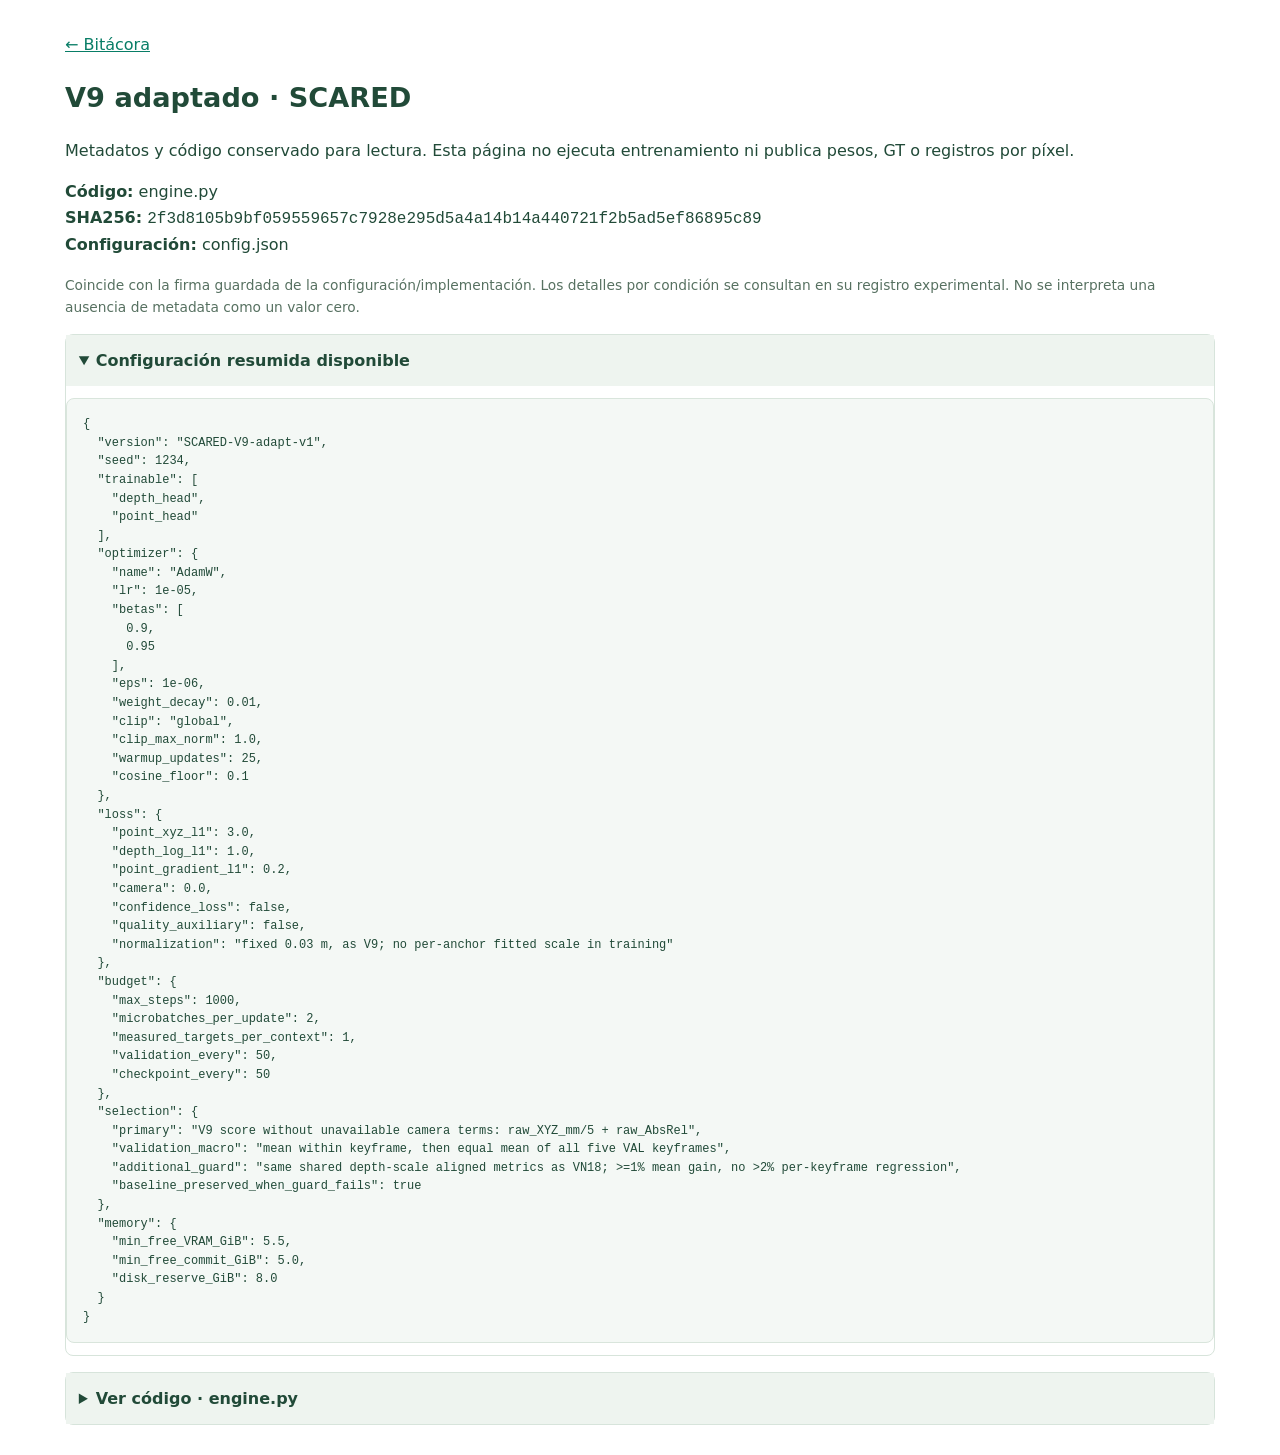
<file: N3D-CE/recursos/recetas/scared-v9.html>
<!doctype html><html lang="es"><head><meta charset="utf-8"><meta name="viewport" content="width=device-width,initial-scale=1"><title>V9 adaptado · SCARED · receta</title><style>body{max-width:1150px;margin:2rem auto;padding:0 1rem;font:16px/1.6 system-ui;color:#214a38}a{color:#087d66}pre{background:#f4f8f5;border:1px solid #d9e5dc;border-radius:8px;padding:1rem;overflow:auto;font-size:12px;line-height:1.55}code{overflow-wrap:anywhere}summary{cursor:pointer;font-weight:700;padding:.8rem;background:#eef4ef}details{margin:1rem 0;border:1px solid #d7e4db;border-radius:8px}h1{font-size:1.7rem}.note{font-size:.86rem;color:#577161}.line{display:block;white-space:pre}.n{display:inline-block;width:3.6em;color:#7b9082;user-select:none}</style></head><body><a href="../../Bitacora.html#entrenamientos">← Bitácora</a><h1>V9 adaptado · SCARED</h1><p>Metadatos y código conservado para lectura. Esta página no ejecuta entrenamiento ni publica pesos, GT o registros por píxel.</p><p><strong>Código:</strong> engine.py<br><strong>SHA256:</strong> <code>2f3d8105b9bf059559657c7928e295d5a4a14b14a440721f2b5ad5ef86895c89</code><br><strong>Configuración:</strong> config.json</p><p class="note">Coincide con la firma guardada de la configuración/implementación. Los detalles por condición se consultan en su registro experimental. No se interpreta una ausencia de metadata como un valor cero.</p><details open><summary>Configuración resumida disponible</summary><pre>{
  &quot;version&quot;: &quot;SCARED-V9-adapt-v1&quot;,
  &quot;seed&quot;: 1234,
  &quot;trainable&quot;: [
    &quot;depth_head&quot;,
    &quot;point_head&quot;
  ],
  &quot;optimizer&quot;: {
    &quot;name&quot;: &quot;AdamW&quot;,
    &quot;lr&quot;: 1e-05,
    &quot;betas&quot;: [
      0.9,
      0.95
    ],
    &quot;eps&quot;: 1e-06,
    &quot;weight_decay&quot;: 0.01,
    &quot;clip&quot;: &quot;global&quot;,
    &quot;clip_max_norm&quot;: 1.0,
    &quot;warmup_updates&quot;: 25,
    &quot;cosine_floor&quot;: 0.1
  },
  &quot;loss&quot;: {
    &quot;point_xyz_l1&quot;: 3.0,
    &quot;depth_log_l1&quot;: 1.0,
    &quot;point_gradient_l1&quot;: 0.2,
    &quot;camera&quot;: 0.0,
    &quot;confidence_loss&quot;: false,
    &quot;quality_auxiliary&quot;: false,
    &quot;normalization&quot;: &quot;fixed 0.03 m, as V9; no per-anchor fitted scale in training&quot;
  },
  &quot;budget&quot;: {
    &quot;max_steps&quot;: 1000,
    &quot;microbatches_per_update&quot;: 2,
    &quot;measured_targets_per_context&quot;: 1,
    &quot;validation_every&quot;: 50,
    &quot;checkpoint_every&quot;: 50
  },
  &quot;selection&quot;: {
    &quot;primary&quot;: &quot;V9 score without unavailable camera terms: raw_XYZ_mm/5 + raw_AbsRel&quot;,
    &quot;validation_macro&quot;: &quot;mean within keyframe, then equal mean of all five VAL keyframes&quot;,
    &quot;additional_guard&quot;: &quot;same shared depth-scale aligned metrics as VN18; &gt;=1% mean gain, no &gt;2% per-keyframe regression&quot;,
    &quot;baseline_preserved_when_guard_fails&quot;: true
  },
  &quot;memory&quot;: {
    &quot;min_free_VRAM_GiB&quot;: 5.5,
    &quot;min_free_commit_GiB&quot;: 5.0,
    &quot;disk_reserve_GiB&quot;: 8.0
  }
}</pre></details><details><summary>Ver código · engine.py</summary><pre><code><span class="line" id="L1"><span class="n">1</span>&quot;&quot;&quot;Explicit cache/preflight/train stages. Importing this file never trains.&quot;&quot;&quot;</span><span class="line" id="L2"><span class="n">2</span>from common import *</span><span class="line" id="L3"><span class="n">3</span>import argparse,contextlib,gc,math,shutil,subprocess,traceback</span><span class="line" id="L4"><span class="n">4</span>import numpy as np</span><span class="line" id="L5"><span class="n">5</span>import torch</span><span class="line" id="L6"><span class="n">6</span>from loss_v9 import objective,counts,learning_rate</span><span class="line" id="L7"><span class="n">7</span>from native_bundle import NativeBundle</span><span class="line" id="L8"><span class="n">8</span></span><span class="line" id="L9"><span class="n">9</span>def resources(gpu=True):</span><span class="line" id="L10"><span class="n">10</span>    import ctypes</span><span class="line" id="L11"><span class="n">11</span>    class M(ctypes.Structure):</span><span class="line" id="L12"><span class="n">12</span>        _fields_=[(&#x27;length&#x27;,ctypes.c_ulong),(&#x27;load&#x27;,ctypes.c_ulong)]+[(k,ctypes.c_ulonglong) for k in [&#x27;total_RAM&#x27;,&#x27;free_RAM&#x27;,&#x27;total_commit&#x27;,&#x27;free_commit&#x27;,&#x27;total_virtual&#x27;,&#x27;free_virtual&#x27;,&#x27;extended&#x27;]]</span><span class="line" id="L13"><span class="n">13</span>    m=M();m.length=ctypes.sizeof(m);ctypes.windll.kernel32.GlobalMemoryStatusEx(ctypes.byref(m))</span><span class="line" id="L14"><span class="n">14</span>    r={&#x27;free_RAM_GiB&#x27;:m.free_RAM/2**30,&#x27;free_commit_GiB&#x27;:m.free_commit/2**30,&#x27;free_disk_GiB&#x27;:shutil.disk_usage(ROOT).free/2**30}</span><span class="line" id="L15"><span class="n">15</span>    q,_=config()</span><span class="line" id="L16"><span class="n">16</span>    if gpu:</span><span class="line" id="L17"><span class="n">17</span>        free,total=torch.cuda.mem_get_info();r[&#x27;free_VRAM_GiB&#x27;]=free/2**30</span><span class="line" id="L18"><span class="n">18</span>        if free/2**30&lt;q[&#x27;memory&#x27;][&#x27;min_free_VRAM_GiB&#x27;]:raise RuntimeError(&#x27;GPU resource gate: &#x27;+json.dumps(r))</span><span class="line" id="L19"><span class="n">19</span>        torch.cuda.set_per_process_memory_fraction(min(.88,(free-.3*2**30)/total))</span><span class="line" id="L20"><span class="n">20</span>    if r[&#x27;free_commit_GiB&#x27;]&lt;q[&#x27;memory&#x27;][&#x27;min_free_commit_GiB&#x27;] or r[&#x27;free_disk_GiB&#x27;]&lt;q[&#x27;memory&#x27;][&#x27;disk_reserve_GiB&#x27;]:raise RuntimeError(&#x27;Host resource gate: &#x27;+json.dumps(r))</span><span class="line" id="L21"><span class="n">21</span>    torch.set_num_threads(4);torch.manual_seed(q[&#x27;seed&#x27;])</span><span class="line" id="L22"><span class="n">22</span>    return r</span><span class="line" id="L23"><span class="n">23</span></span><span class="line" id="L24"><span class="n">24</span>def audit_cache():</span><span class="line" id="L25"><span class="n">25</span>    q,m=config();ident=encoder_contract(q);old=read(VN18/&#x27;feature_index.json&#x27;);idx=read(ROOT/&#x27;feature_index.json&#x27;) if (ROOT/&#x27;feature_index.json&#x27;).exists() else {}</span><span class="line" id="L26"><span class="n">26</span>    windows={w[&#x27;id&#x27;]:w for w in m[&#x27;train&#x27;]+m[&#x27;short_val&#x27;]+m[&#x27;long_val&#x27;]}</span><span class="line" id="L27"><span class="n">27</span>    reused=0</span><span class="line" id="L28"><span class="n">28</span>    for id,w in windows.items():</span><span class="line" id="L29"><span class="n">29</span>        if id in idx:</span><span class="line" id="L30"><span class="n">30</span>            r=idx[id]</span><span class="line" id="L31"><span class="n">31</span>            if r[&#x27;encoder_contract&#x27;]!=ident or r[&#x27;input_SHA256&#x27;]!=w[&#x27;input_SHA256&#x27;] or not Path(r[&#x27;path&#x27;]).exists():raise RuntimeError(&#x27;Existing feature contract differs: &#x27;+id)</span><span class="line" id="L32"><span class="n">32</span>            st=Path(r[&#x27;path&#x27;]).stat()</span><span class="line" id="L33"><span class="n">33</span>            if r.get(&#x27;verified_size&#x27;)!=st.st_size or r.get(&#x27;verified_mtime_ns&#x27;)!=st.st_mtime_ns:</span><span class="line" id="L34"><span class="n">34</span>                if sha(r[&#x27;path&#x27;])!=r[&#x27;SHA256&#x27;]:raise RuntimeError(&#x27;Frozen feature checksum differs: &#x27;+id)</span><span class="line" id="L35"><span class="n">35</span>                r.update(verified_size=st.st_size,verified_mtime_ns=st.st_mtime_ns)</span><span class="line" id="L36"><span class="n">36</span>            continue</span><span class="line" id="L37"><span class="n">37</span>        r=old.get(id)</span><span class="line" id="L38"><span class="n">38</span>        if r and r[&#x27;encoder_contract&#x27;]==ident and Path(r[&#x27;path&#x27;]).exists():</span><span class="line" id="L39"><span class="n">39</span>            f=torch.load(r[&#x27;path&#x27;],weights_only=True,map_location=&#x27;cpu&#x27;,mmap=True)</span><span class="line" id="L40"><span class="n">40</span>            if f[&#x27;input_SHA256&#x27;]!=w[&#x27;input_SHA256&#x27;] or sha(r[&#x27;path&#x27;])!=r[&#x27;SHA256&#x27;]:raise RuntimeError(&#x27;Reused features have another RGB context&#x27;)</span><span class="line" id="L41"><span class="n">41</span>            idx[id]={**r,&#x27;input_SHA256&#x27;:w[&#x27;input_SHA256&#x27;],&#x27;origin&#x27;:&#x27;VN18_exact_native_context_read_only&#x27;};reused+=1;del f</span><span class="line" id="L42"><span class="n">42</span>    write(ROOT/&#x27;feature_index.json&#x27;,idx)</span><span class="line" id="L43"><span class="n">43</span>    missing=[w for id,w in windows.items() if id not in idx]</span><span class="line" id="L44"><span class="n">44</span>    estimate=sum(w[&#x27;n_views&#x27;] for w in missing)*4*461*2048*4</span><span class="line" id="L45"><span class="n">45</span>    receipt={&#x27;existing_contexts&#x27;:len(idx),&#x27;newly_reused&#x27;:reused,&#x27;missing_contexts&#x27;:len(missing),&#x27;missing_feature_upper_bound_GiB&#x27;:estimate/2**30,&#x27;optimizer_updates&#x27;:0}</span><span class="line" id="L46"><span class="n">46</span>    write(ROOT/&#x27;cache_audit.json&#x27;,receipt);print(&#x27;CACHE AUDIT&#x27;,json.dumps(receipt),flush=True)</span><span class="line" id="L47"><span class="n">47</span>    return idx,missing</span><span class="line" id="L48"><span class="n">48</span></span><span class="line" id="L49"><span class="n">49</span>def cache(selected=None):</span><span class="line" id="L50"><span class="n">50</span>    q,m=config();index,missing=audit_cache()</span><span class="line" id="L51"><span class="n">51</span>    if selected is not None:missing=[w for w in missing if w[&#x27;id&#x27;] in selected]</span><span class="line" id="L52"><span class="n">52</span>    if not missing:return index</span><span class="line" id="L53"><span class="n">53</span>    resources();path=Path(q[&#x27;cache_root&#x27;]);path.mkdir(parents=True,exist_ok=True)</span><span class="line" id="L54"><span class="n">54</span>    estimate=sum(w[&#x27;n_views&#x27;] for w in missing)*4*461*2048*4</span><span class="line" id="L55"><span class="n">55</span>    if shutil.disk_usage(path).free&lt;estimate+(q[&#x27;memory&#x27;][&#x27;disk_reserve_GiB&#x27;]+2)*2**30:raise RuntimeError(&#x27;Cache and checkpoint disk budget would exhaust reserve&#x27;)</span><span class="line" id="L56"><span class="n">56</span>    official(q)</span><span class="line" id="L57"><span class="n">57</span>    bundle=NativeBundle(&#x27;vggttt&#x27;);ident=encoder_contract(q)</span><span class="line" id="L58"><span class="n">58</span>    bundle.encoder.aggregator.inference_frame_chunk_size=4</span><span class="line" id="L59"><span class="n">59</span>    for i,w in enumerate(missing):</span><span class="line" id="L60"><span class="n">60</span>        b=load_batch(w);f=bundle.encode(b[&#x27;img&#x27;]);f[&#x27;input_SHA256&#x27;]=w[&#x27;input_SHA256&#x27;];target=path/(w[&#x27;input_SHA256&#x27;]+&#x27;.pt&#x27;)</span><span class="line" id="L61"><span class="n">61</span>        save(target,f);index[w[&#x27;id&#x27;]]={&#x27;path&#x27;:str(target),&#x27;SHA256&#x27;:sha(target),&#x27;encoder_contract&#x27;:ident,&#x27;input_SHA256&#x27;:w[&#x27;input_SHA256&#x27;],&#x27;origin&#x27;:&#x27;native_official_complete_context_TTT2&#x27;}</span><span class="line" id="L62"><span class="n">62</span>        write(ROOT/&#x27;feature_index.json&#x27;,index);progress(&#x27;feature_cache&#x27;,completed=i+1,total=len(missing),window=w[&#x27;id&#x27;],optimizer_updates=0)</span><span class="line" id="L63"><span class="n">63</span>        print(&#x27;CACHE V9 SCARED&#x27;,i+1,len(missing),w[&#x27;id&#x27;],flush=True);del b,f;gc.collect()</span><span class="line" id="L64"><span class="n">64</span>    del bundle;gc.collect();torch.cuda.empty_cache();audit_cache();return index</span><span class="line" id="L65"><span class="n">65</span></span><span class="line" id="L66"><span class="n">66</span>def head_digest(bundle):</span><span class="line" id="L67"><span class="n">67</span>    h=hashlib.sha256()</span><span class="line" id="L68"><span class="n">68</span>    for k,t in bundle.state().items():h.update(k.encode());h.update(t.detach().cpu().contiguous().view(torch.uint8).numpy().tobytes())</span><span class="line" id="L69"><span class="n">69</span>    return h.hexdigest()</span><span class="line" id="L70"><span class="n">70</span></span><span class="line" id="L71"><span class="n">71</span>def dense_cpu_or_gpu(bundle,b,c,device=&#x27;cuda&#x27;):</span><span class="line" id="L72"><span class="n">72</span>    ff=[t[:,[0]].to(device=device,dtype=torch.float32) if t is not None else None for t in c[&#x27;features&#x27;]]</span><span class="line" id="L73"><span class="n">73</span>    im=b[&#x27;img&#x27;][:,[0]].to(device)</span><span class="line" id="L74"><span class="n">74</span>    if device==&#x27;cpu&#x27;:</span><span class="line" id="L75"><span class="n">75</span>        # The native public frame-chunk wrapper calls .cuda() unconditionally.</span><span class="line" id="L76"><span class="n">76</span>        # Its unchanged numerical implementation supports CPU when chunk bounds</span><span class="line" id="L77"><span class="n">77</span>        # are omitted. B=S=1, so restoring the sequence axes is unnecessary here.</span><span class="line" id="L78"><span class="n">78</span>        flat=[t.flatten(0,1) if t is not None else None for t in ff]</span><span class="line" id="L79"><span class="n">79</span>        D,_=bundle.heads[&#x27;depth&#x27;]._forward_impl(flat,im,c[&#x27;patch_start_idx&#x27;])</span><span class="line" id="L80"><span class="n">80</span>        P,_=bundle.heads[&#x27;point&#x27;]._forward_impl(flat,im,c[&#x27;patch_start_idx&#x27;])</span><span class="line" id="L81"><span class="n">81</span>        return P[0]*REFERENCE_M,D[0,...,0]*REFERENCE_M</span><span class="line" id="L82"><span class="n">82</span>    D,_=bundle.heads[&#x27;depth&#x27;](ff,im,c[&#x27;patch_start_idx&#x27;],frames_chunk_size=1)</span><span class="line" id="L83"><span class="n">83</span>    P,_=bundle.heads[&#x27;point&#x27;](ff,im,c[&#x27;patch_start_idx&#x27;],frames_chunk_size=1)</span><span class="line" id="L84"><span class="n">84</span>    return P[0,0]*REFERENCE_M,D[0,0,...,0]*REFERENCE_M</span><span class="line" id="L85"><span class="n">85</span></span><span class="line" id="L86"><span class="n">86</span>def gradient_norms(bundle):</span><span class="line" id="L87"><span class="n">87</span>    result={}</span><span class="line" id="L88"><span class="n">88</span>    for name in [&#x27;depth&#x27;,&#x27;point&#x27;]:</span><span class="line" id="L89"><span class="n">89</span>        grads=[p.grad for p in bundle.heads[name].parameters() if p.grad is not None]</span><span class="line" id="L90"><span class="n">90</span>        if not grads or any(not torch.isfinite(g).all() for g in grads):raise RuntimeError(&#x27;Missing/nonfinite head gradient&#x27;)</span><span class="line" id="L91"><span class="n">91</span>        result[name]=float(torch.linalg.vector_norm(torch.stack([g.norm() for g in grads])))</span><span class="line" id="L92"><span class="n">92</span>        if result[name]&lt;=0:raise RuntimeError(&#x27;Zero head gradient&#x27;)</span><span class="line" id="L93"><span class="n">93</span>    if any(p.grad is not None for p in bundle.encoder.parameters()) or any(p.grad is not None for p in bundle.heads[&#x27;camera&#x27;].parameters()):raise RuntimeError(&#x27;Frozen module received gradient&#x27;)</span><span class="line" id="L94"><span class="n">94</span>    return result</span><span class="line" id="L95"><span class="n">95</span></span><span class="line" id="L96"><span class="n">96</span>def update(bundle,opt,windows,index,step,q):</span><span class="line" id="L97"><span class="n">97</span>    bundle.training_heads();opt.zero_grad(set_to_none=True)</span><span class="line" id="L98"><span class="n">98</span>    batches=[load_batch(w) for w in windows];denom=np.sum([counts(b[&#x27;mask&#x27;]) for b in batches],axis=0).tolist();parts={};total_loss=0.</span><span class="line" id="L99"><span class="n">99</span>    for w,b in zip(windows,batches):</span><span class="line" id="L100"><span class="n">100</span>        c=features(index,w);P,D=dense_cpu_or_gpu(bundle,b,c)</span><span class="line" id="L101"><span class="n">101</span>        loss,components=objective(P,D,b[&#x27;points&#x27;].cuda(),b[&#x27;depth&#x27;].cuda(),b[&#x27;mask&#x27;].cuda(),denom)</span><span class="line" id="L102"><span class="n">102</span>        if not torch.isfinite(loss):raise RuntimeError(&#x27;Nonfinite V9 loss&#x27;)</span><span class="line" id="L103"><span class="n">103</span>        loss.backward();total_loss+=float(loss.detach())</span><span class="line" id="L104"><span class="n">104</span>        for k,v in components.items():parts[k]=parts.get(k,0.)+float(v.detach())</span><span class="line" id="L105"><span class="n">105</span>        del c,P,D,loss,components;gc.collect()</span><span class="line" id="L106"><span class="n">106</span>    norms=gradient_norms(bundle);params=[p for name in [&#x27;depth&#x27;,&#x27;point&#x27;] for p in bundle.heads[name].parameters()]</span><span class="line" id="L107"><span class="n">107</span>    norm=torch.nn.utils.clip_grad_norm_(params,1.,error_if_nonfinite=True)</span><span class="line" id="L108"><span class="n">108</span>    for g in opt.param_groups:g[&#x27;lr&#x27;]=learning_rate(step,q[&#x27;budget&#x27;][&#x27;max_steps&#x27;])</span><span class="line" id="L109"><span class="n">109</span>    opt.step();return {&#x27;loss&#x27;:total_loss,&#x27;components&#x27;:parts,&#x27;gradient_norms&#x27;:norms,&#x27;global_gradient_norm_before_clip&#x27;:float(norm),&#x27;lr&#x27;:opt.param_groups[0][&#x27;lr&#x27;]}</span><span class="line" id="L110"><span class="n">110</span></span><span class="line" id="L111"><span class="n">111</span>def make_optimizer(bundle,q):</span><span class="line" id="L112"><span class="n">112</span>    groups=bundle.training_heads()</span><span class="line" id="L113"><span class="n">113</span>    return torch.optim.AdamW([p for module in groups.values() for p in module.parameters()],lr=1e-5,betas=(.9,.95),eps=1e-6,weight_decay=.01,foreach=False)</span><span class="line" id="L114"><span class="n">114</span></span><span class="line" id="L115"><span class="n">115</span>def cpu_backward():</span><span class="line" id="L116"><span class="n">116</span>    q,m=config();r=resources(False);official(q)</span><span class="line" id="L117"><span class="n">117</span>    old=read(VN18/&#x27;manifest.json&#x27;);w=next(w for w in old[&#x27;train&#x27;] if w[&#x27;n_views&#x27;]==16);w={**w,&#x27;storage&#x27;:&#x27;VN18_read_only&#x27;}</span><span class="line" id="L118"><span class="n">118</span>    ix=read(VN18/&#x27;feature_index.json&#x27;);c=features({w[&#x27;id&#x27;]:{**ix[w[&#x27;id&#x27;]],&#x27;input_SHA256&#x27;:w[&#x27;input_SHA256&#x27;]}},w);b=load_batch(w)</span><span class="line" id="L119"><span class="n">119</span>    if ix[w[&#x27;id&#x27;]][&#x27;encoder_contract&#x27;]!=encoder_contract(q):raise RuntimeError(&#x27;CPU probe encoder/cache contract mismatch&#x27;)</span><span class="line" id="L120"><span class="n">120</span>    bundle=NativeBundle(&#x27;vggttt&#x27;);before=head_digest(bundle)</span><span class="line" id="L121"><span class="n">121</span>    for name in [&#x27;depth&#x27;,&#x27;point&#x27;]:bundle.heads[name].train().requires_grad_(True)</span><span class="line" id="L122"><span class="n">122</span>    P,D=dense_cpu_or_gpu(bundle,b,c,&#x27;cpu&#x27;);loss,parts=objective(P,D,b[&#x27;points&#x27;],b[&#x27;depth&#x27;],b[&#x27;mask&#x27;])</span><span class="line" id="L123"><span class="n">123</span>    if not torch.isfinite(loss):raise RuntimeError(&#x27;CPU native loss invalid&#x27;)</span><span class="line" id="L124"><span class="n">124</span>    loss.backward();norms=gradient_norms(bundle)</span><span class="line" id="L125"><span class="n">125</span>    if head_digest(bundle)!=before:raise RuntimeError(&#x27;CPU backward changed official weights without optimizer&#x27;)</span><span class="line" id="L126"><span class="n">126</span>    write(ROOT/&#x27;CPU_native_backward.json&#x27;,{&#x27;passed&#x27;:True,&#x27;signature&#x27;:signature(),&#x27;loss&#x27;:float(loss.detach()),&#x27;components&#x27;:{k:float(v.detach()) for k,v in parts.items()},&#x27;gradient_norms&#x27;:norms,&#x27;probe_context&#x27;:w[&#x27;id&#x27;],&#x27;probe_scope&#x27;:&#x27;engineering check using a prior TRAIN context; not a new training exposure&#x27;,&#x27;CPU_uses_unchanged_native_forward_impl_without_CUDA_chunk_transfer&#x27;:True,&#x27;official_head_weights_unchanged&#x27;:True,&#x27;encoder_and_camera_no_gradients&#x27;:True,&#x27;optimizer_updates&#x27;:0,&#x27;resources&#x27;:r})</span><span class="line" id="L127"><span class="n">127</span>    print(&#x27;CPU NATIVE BACKWARD PASSED&#x27;,norms,flush=True)</span><span class="line" id="L128"><span class="n">128</span></span><span class="line" id="L129"><span class="n">129</span>def evaluate(bundle,windows,index,scale_output=REFERENCE_M):</span><span class="line" id="L130"><span class="n">130</span>    bundle.heads.cuda().eval().requires_grad_(False);rows=[]</span><span class="line" id="L131"><span class="n">131</span>    with torch.no_grad():</span><span class="line" id="L132"><span class="n">132</span>        for w in windows:</span><span class="line" id="L133"><span class="n">133</span>            b=load_batch(w);c=features(index,w);P,D=dense_cpu_or_gpu(bundle,b,c)</span><span class="line" id="L134"><span class="n">134</span>            P=P.cpu().numpy()*(scale_output/REFERENCE_M);D=D.cpu().numpy()*(scale_output/REFERENCE_M)</span><span class="line" id="L135"><span class="n">135</span>            GT=b[&#x27;depth&#x27;].numpy();GP=b[&#x27;points&#x27;].numpy();mask=b[&#x27;mask&#x27;].numpy()</span><span class="line" id="L136"><span class="n">136</span>            if not np.isfinite(P).all() or not np.isfinite(D).all() or (D&lt;=0).any():raise RuntimeError(&#x27;Invalid evaluation outputs&#x27;)</span><span class="line" id="L137"><span class="n">137</span>            scale=float(np.median(GT[mask]/D[mask]));error=np.linalg.norm(P*scale-GP,axis=-1)[mask];ratio=np.maximum(D*scale/np.maximum(GT,1e-12),GT/np.maximum(D*scale,1e-12))</span><span class="line" id="L138"><span class="n">138</span>            rows.append({&#x27;window&#x27;:w[&#x27;id&#x27;],&#x27;keyframe&#x27;:w[&#x27;keyframe_id&#x27;],&#x27;context_views&#x27;:w[&#x27;n_views&#x27;],&#x27;valid_pixels&#x27;:int(mask.sum()),</span><span class="line" id="L139"><span class="n">139</span>                &#x27;raw_depth_absrel&#x27;:float((np.abs(D-GT)[mask]/GT[mask]).mean()),&#x27;raw_point_mean_mm&#x27;:float(np.linalg.norm(P-GP,axis=-1)[mask].mean()*1000),</span><span class="line" id="L140"><span class="n">140</span>                &#x27;aligned_depth_absrel&#x27;:float((np.abs(D*scale-GT)[mask]/GT[mask]).mean()),&#x27;aligned_depth_delta1&#x27;:float((ratio[mask]&lt;1.25).mean()),</span><span class="line" id="L141"><span class="n">141</span>                &#x27;aligned_point_mean_mm&#x27;:float(error.mean()*1000),&#x27;aligned_point_p95_mm&#x27;:float(np.percentile(error,95)*1000),&#x27;shared_GT_depth_scale_scoring_only&#x27;:scale})</span><span class="line" id="L142"><span class="n">142</span>            del b,c,P,D;gc.collect()</span><span class="line" id="L143"><span class="n">143</span>    keys=[&#x27;raw_depth_absrel&#x27;,&#x27;raw_point_mean_mm&#x27;,&#x27;aligned_depth_absrel&#x27;,&#x27;aligned_depth_delta1&#x27;,&#x27;aligned_point_mean_mm&#x27;,&#x27;aligned_point_p95_mm&#x27;]</span><span class="line" id="L144"><span class="n">144</span>    cohorts={str(k):{key:float(np.mean([r[key] for r in rows if r[&#x27;keyframe&#x27;]==k])) for key in keys} for k in sorted(set(r[&#x27;keyframe&#x27;] for r in rows))}</span><span class="line" id="L145"><span class="n">145</span>    macro={key:float(np.mean([r[key] for r in cohorts.values()])) for key in keys}</span><span class="line" id="L146"><span class="n">146</span>    macro[&#x27;V9_selection_score&#x27;]=macro[&#x27;raw_point_mean_mm&#x27;]/5+macro[&#x27;raw_depth_absrel&#x27;]</span><span class="line" id="L147"><span class="n">147</span>    return {&#x27;rows&#x27;:rows,&#x27;per_keyframe&#x27;:cohorts,&#x27;macro_equal_keyframe&#x27;:macro,&#x27;scope&#x27;:&#x27;measured anchor only; not full temporal reconstruction&#x27;,&#x27;temporal_pose_GT_metrics&#x27;:None}</span><span class="line" id="L148"><span class="n">148</span></span><span class="line" id="L149"><span class="n">149</span>def decision(initial,current):</span><span class="line" id="L150"><span class="n">150</span>    failures=[];keys=[&#x27;aligned_depth_absrel&#x27;,&#x27;aligned_point_mean_mm&#x27;];ratios=[]</span><span class="line" id="L151"><span class="n">151</span>    for kind in [&#x27;short&#x27;,&#x27;long&#x27;]:</span><span class="line" id="L152"><span class="n">152</span>        for key in keys:ratios.append(current[kind][&#x27;macro_equal_keyframe&#x27;][key]/max(initial[kind][&#x27;macro_equal_keyframe&#x27;][key],1e-12))</span><span class="line" id="L153"><span class="n">153</span>        for k,values in current[kind][&#x27;per_keyframe&#x27;].items():</span><span class="line" id="L154"><span class="n">154</span>            for key in keys:</span><span class="line" id="L155"><span class="n">155</span>                old=initial[kind][&#x27;per_keyframe&#x27;][k][key]</span><span class="line" id="L156"><span class="n">156</span>                if values[key]&gt;old*1.02:failures.append({&#x27;scope&#x27;:kind,&#x27;keyframe&#x27;:k,&#x27;metric&#x27;:key,&#x27;baseline&#x27;:old,&#x27;candidate&#x27;:values[key]})</span><span class="line" id="L157"><span class="n">157</span>    gain=100*(1-float(np.mean(ratios)))</span><span class="line" id="L158"><span class="n">158</span>    return {&#x27;eligible&#x27;:bool(not failures and gain&gt;=1),&#x27;aligned_joint_improvement_percent&#x27;:gain,&#x27;failures&#x27;:failures,&#x27;origin&#x27;:&#x27;Additional research guards, not original-paper criteria&#x27;}</span><span class="line" id="L159"><span class="n">159</span></span><span class="line" id="L160"><span class="n">160</span>def validation(bundle,m,index):return {name:evaluate(bundle,m[key],index) for name,key in [(&#x27;short&#x27;,&#x27;short_val&#x27;),(&#x27;long&#x27;,&#x27;long_val&#x27;)]}</span><span class="line" id="L161"><span class="n">161</span>def score(v):return float(np.mean([v[k][&#x27;macro_equal_keyframe&#x27;][&#x27;V9_selection_score&#x27;] for k in [&#x27;short&#x27;,&#x27;long&#x27;]]))</span><span class="line" id="L162"><span class="n">162</span></span><span class="line" id="L163"><span class="n">163</span>def preflight():</span><span class="line" id="L164"><span class="n">164</span>    q,m=config();resources();official(q);chosen=[next(w for w in m[&#x27;train&#x27;] if w[&#x27;n_views&#x27;]==n) for n in [3,50]];index=cache({w[&#x27;id&#x27;] for w in chosen})</span><span class="line" id="L165"><span class="n">165</span>    bundle=NativeBundle(&#x27;vggttt&#x27;);original=tree(bundle.state());before=head_digest(bundle);opt=make_optimizer(bundle,q)</span><span class="line" id="L166"><span class="n">166</span>    first=update(bundle,opt,chosen,index,1,q);snap={&#x27;heads&#x27;:tree(bundle.state()),&#x27;optimizer&#x27;:tree(opt.state_dict())};path=ROOT/&#x27;preflight_disposable.pt&#x27;;save(path,snap)</span><span class="line" id="L167"><span class="n">167</span>    second=update(bundle,opt,chosen,index,2,q);expected=tree(bundle.state());loaded=torch.load(path,weights_only=True,map_location=&#x27;cpu&#x27;)</span><span class="line" id="L168"><span class="n">168</span>    bundle.restore(loaded[&#x27;heads&#x27;]);opt.state.clear();opt.load_state_dict(loaded[&#x27;optimizer&#x27;])</span><span class="line" id="L169"><span class="n">169</span>    if any(not torch.equal(v.cpu(),snap[&#x27;heads&#x27;][k]) for k,v in bundle.state().items()):raise RuntimeError(&#x27;Serialized heads differ&#x27;)</span><span class="line" id="L170"><span class="n">170</span>    replay=update(bundle,opt,chosen,index,2,q);maxdiff=max(float((v.detach().cpu()-expected[k]).abs().max()) for k,v in bundle.state().items())</span><span class="line" id="L171"><span class="n">171</span>    if maxdiff&gt;1e-6 or abs(second[&#x27;loss&#x27;]-replay[&#x27;loss&#x27;])&gt;1e-5:raise RuntimeError(&#x27;Resume update differs beyond declared numerical tolerance&#x27;)</span><span class="line" id="L172"><span class="n">172</span>    bundle.restore(original)</span><span class="line" id="L173"><span class="n">173</span>    if head_digest(bundle)!=before:raise RuntimeError(&#x27;Disposable probe did not restore official heads&#x27;)</span><span class="line" id="L174"><span class="n">174</span>    path.unlink()</span><span class="line" id="L175"><span class="n">175</span>    write(ROOT/&#x27;GPU_preflight.json&#x27;,{&#x27;passed&#x27;:True,&#x27;signature&#x27;:signature(),&#x27;contexts&#x27;:[w[&#x27;id&#x27;] for w in chosen],&#x27;first_update&#x27;:first,&#x27;resume_parameter_maxdiff&#x27;:maxdiff,&#x27;serialized_heads_exact&#x27;:True,&#x27;official_heads_restored&#x27;:True,&#x27;actual_training_updates&#x27;:0,&#x27;disposable_optimizer_updates&#x27;:3,&#x27;peak_CUDA_GiB&#x27;:torch.cuda.max_memory_allocated()/2**30})</span><span class="line" id="L176"><span class="n">176</span>    print(&#x27;GPU PREFLIGHT PASSED; TRAINING NOT STARTED&#x27;,flush=True)</span><span class="line" id="L177"><span class="n">177</span></span><span class="line" id="L178"><span class="n">178</span>@contextlib.contextmanager</span><span class="line" id="L179"><span class="n">179</span>def run_lock():</span><span class="line" id="L180"><span class="n">180</span>    import msvcrt</span><span class="line" id="L181"><span class="n">181</span>    import ctypes</span><span class="line" id="L182"><span class="n">182</span>    with (ROOT/&#x27;training.lock&#x27;).open(&#x27;a+b&#x27;) as f:</span><span class="line" id="L183"><span class="n">183</span>        if f.seek(0,2)==0:f.write(b&#x27;1&#x27;);f.flush()</span><span class="line" id="L184"><span class="n">184</span>        f.seek(0)</span><span class="line" id="L185"><span class="n">185</span>        try:msvcrt.locking(f.fileno(),msvcrt.LK_NBLCK,1)</span><span class="line" id="L186"><span class="n">186</span>        except OSError as e:raise RuntimeError(&#x27;Another SCARED V9 process owns this run&#x27;) from e</span><span class="line" id="L187"><span class="n">187</span>        power=ctypes.windll.kernel32.SetThreadExecutionState;power.argtypes=[ctypes.c_uint32];power.restype=ctypes.c_uint32;awake=power(0x80000001)</span><span class="line" id="L188"><span class="n">188</span>        try:yield</span><span class="line" id="L189"><span class="n">189</span>        finally:</span><span class="line" id="L190"><span class="n">190</span>            if awake:power(0x80000000)</span><span class="line" id="L191"><span class="n">191</span>            f.seek(0);msvcrt.locking(f.fileno(),msvcrt.LK_UNLCK,1)</span><span class="line" id="L192"><span class="n">192</span></span><span class="line" id="L193"><span class="n">193</span>def train(resume=False):</span><span class="line" id="L194"><span class="n">194</span>    q,m=config();resources();official(q)</span><span class="line" id="L195"><span class="n">195</span>    for name in [&#x27;CPU_tests.json&#x27;,&#x27;CPU_native_backward.json&#x27;,&#x27;GPU_preflight.json&#x27;]:</span><span class="line" id="L196"><span class="n">196</span>        proof=read(ROOT/name)</span><span class="line" id="L197"><span class="n">197</span>        if not proof[&#x27;passed&#x27;] or proof.get(&#x27;signature&#x27;)!=signature():raise RuntimeError(&#x27;Matching preparation/preflight proof required: &#x27;+name)</span><span class="line" id="L198"><span class="n">198</span>    index,missing=audit_cache()</span><span class="line" id="L199"><span class="n">199</span>    if missing:raise RuntimeError(&#x27;Complete frozen-context cache is required&#x27;)</span><span class="line" id="L200"><span class="n">200</span>    if (ROOT/&#x27;final_report.json&#x27;).exists():raise RuntimeError(&#x27;This run is complete; do not overwrite it&#x27;)</span><span class="line" id="L201"><span class="n">201</span>    last=ROOT/&#x27;last.pt&#x27;</span><span class="line" id="L202"><span class="n">202</span>    if last.exists() and not resume:raise RuntimeError(&#x27;Use Resume to preserve optimizer and schedule&#x27;)</span><span class="line" id="L203"><span class="n">203</span>    if resume and not last.exists():raise RuntimeError(&#x27;No last.pt exists; resume cannot start a fresh training&#x27;)</span><span class="line" id="L204"><span class="n">204</span>    with run_lock():</span><span class="line" id="L205"><span class="n">205</span>        bundle=NativeBundle(&#x27;vggttt&#x27;);opt=make_optimizer(bundle,q);start=0;history=[];best_step=0;eligible_step=0;best_eligible_score=float(&#x27;inf&#x27;)</span><span class="line" id="L206"><span class="n">206</span>        if resume:</span><span class="line" id="L207"><span class="n">207</span>            z=torch.load(last,weights_only=True,map_location=&#x27;cpu&#x27;)</span><span class="line" id="L208"><span class="n">208</span>            if z[&#x27;signature&#x27;]!=signature():raise RuntimeError(&#x27;Resume signature differs&#x27;)</span><span class="line" id="L209"><span class="n">209</span>            bundle.restore(z[&#x27;heads&#x27;]);opt.load_state_dict(z[&#x27;optimizer&#x27;]);start=z[&#x27;step&#x27;];initial=z[&#x27;initial&#x27;];history=z[&#x27;validation_history&#x27;];best=z[&#x27;best&#x27;];best_step=z[&#x27;best_step&#x27;];eligible_step=z[&#x27;eligible_step&#x27;];best_eligible_score=z[&#x27;best_eligible_score&#x27;]</span><span class="line" id="L210"><span class="n">210</span>            torch.set_rng_state(z[&#x27;CPU_rng&#x27;]);torch.cuda.set_rng_state(z[&#x27;CUDA_rng&#x27;]);del z;gc.collect()</span><span class="line" id="L211"><span class="n">211</span>        else:</span><span class="line" id="L212"><span class="n">212</span>            initial=validation(bundle,m,index);best=score(initial);write(ROOT/&#x27;initial.json&#x27;,initial)</span><span class="line" id="L213"><span class="n">213</span>            save(ROOT/&#x27;best_heads.pt&#x27;,{&#x27;heads&#x27;:tree(bundle.state()),&#x27;step&#x27;:0,&#x27;signature&#x27;:signature(),&#x27;eligible&#x27;:False,&#x27;initial_official_fallback&#x27;:True})</span><span class="line" id="L214"><span class="n">214</span>        byid={w[&#x27;id&#x27;]:w for w in m[&#x27;train&#x27;]}</span><span class="line" id="L215"><span class="n">215</span>        for row in m[&#x27;schedule&#x27;][start:]:</span><span class="line" id="L216"><span class="n">216</span>            step=row[&#x27;step&#x27;];selected=[byid[id] for id in row[&#x27;microbatches&#x27;]];r=update(bundle,opt,selected,index,step,q)</span><span class="line" id="L217"><span class="n">217</span>            record={&#x27;step&#x27;:step,&#x27;windows&#x27;:row[&#x27;microbatches&#x27;],&#x27;anchors&#x27;:[w[&#x27;anchor_id&#x27;] for w in selected],**r}</span><span class="line" id="L218"><span class="n">218</span>            with (ROOT/&#x27;training_steps.jsonl&#x27;).open(&#x27;a&#x27;,encoding=&#x27;utf8&#x27;) as f:f.write(json.dumps(record,allow_nan=False)+&#x27;\n&#x27;)</span><span class="line" id="L219"><span class="n">219</span>            progress(&#x27;training&#x27;,step=step,total=1000,loss=r[&#x27;loss&#x27;]);print(&#x27;SCARED V9&#x27;,step,&#x27;/1000 loss&#x27;,r[&#x27;loss&#x27;],flush=True)</span><span class="line" id="L220"><span class="n">220</span>            if step%50==0 or step==1000:</span><span class="line" id="L221"><span class="n">221</span>                val=validation(bundle,m,index);s=score(val);guard=decision(initial,val);history.append({&#x27;step&#x27;:step,&#x27;selection_score&#x27;:s,&#x27;guard&#x27;:guard,&#x27;validation&#x27;:val})</span><span class="line" id="L222"><span class="n">222</span>                if s&lt;best:</span><span class="line" id="L223"><span class="n">223</span>                    best=s;best_step=step;save(ROOT/&#x27;best_candidate.pt&#x27;,{&#x27;heads&#x27;:tree(bundle.state()),&#x27;step&#x27;:step,&#x27;signature&#x27;:signature(),&#x27;validation&#x27;:val,&#x27;guard&#x27;:guard})</span><span class="line" id="L224"><span class="n">224</span>                if guard[&#x27;eligible&#x27;] and s&lt;min(best_eligible_score,score(initial)):</span><span class="line" id="L225"><span class="n">225</span>                    best_eligible_score=s;eligible_step=step;save(ROOT/&#x27;best_heads.pt&#x27;,{&#x27;heads&#x27;:tree(bundle.state()),&#x27;step&#x27;:step,&#x27;signature&#x27;:signature(),&#x27;validation&#x27;:val,&#x27;eligible&#x27;:True,&#x27;guard&#x27;:guard})</span><span class="line" id="L226"><span class="n">226</span>                write(ROOT/&#x27;validation_history.json&#x27;,history)</span><span class="line" id="L227"><span class="n">227</span>                save(last,{&#x27;heads&#x27;:tree(bundle.state()),&#x27;optimizer&#x27;:tree(opt.state_dict()),&#x27;step&#x27;:step,&#x27;signature&#x27;:signature(),&#x27;initial&#x27;:initial,&#x27;validation_history&#x27;:history,&#x27;best&#x27;:best,&#x27;best_step&#x27;:best_step,&#x27;eligible_step&#x27;:eligible_step,&#x27;best_eligible_score&#x27;:best_eligible_score,&#x27;CPU_rng&#x27;:torch.get_rng_state(),&#x27;CUDA_rng&#x27;:torch.cuda.get_rng_state()})</span><span class="line" id="L228"><span class="n">228</span>                print(&#x27;VALIDATION&#x27;,step,&#x27;score&#x27;,s,&#x27;eligible&#x27;,guard[&#x27;eligible&#x27;],flush=True)</span><span class="line" id="L229"><span class="n">229</span>        write(ROOT/&#x27;final_report.json&#x27;,{&#x27;complete&#x27;:True,&#x27;optimizer_steps&#x27;:1000,&#x27;dense_exposures&#x27;:2000,&#x27;best_candidate_step&#x27;:best_step,&#x27;selected_eligible_step&#x27;:eligible_step,&#x27;fine_tuning_accepted&#x27;:eligible_step&gt;0,&#x27;official_baseline_preserved_if_none_eligible&#x27;:True,&#x27;signature&#x27;:signature(),&#x27;reserved_sets_used_for_selection&#x27;:False})</span><span class="line" id="L230"><span class="n">230</span>        progress(&#x27;complete&#x27;,step=1000,selected_step=eligible_step)</span><span class="line" id="L231"><span class="n">231</span></span><span class="line" id="L232"><span class="n">232</span>def compare():</span><span class="line" id="L233"><span class="n">233</span>    q,m=config();resources();official(q);index,missing=audit_cache();val_ids={w[&#x27;id&#x27;] for w in m[&#x27;short_val&#x27;]+m[&#x27;long_val&#x27;]}</span><span class="line" id="L234"><span class="n">234</span>    if any(w[&#x27;id&#x27;] in val_ids for w in missing):raise RuntimeError(&#x27;Validation features missing&#x27;)</span><span class="line" id="L235"><span class="n">235</span>    bundle=NativeBundle(&#x27;vggttt&#x27;);rows={};rows[&#x27;zero_shot&#x27;]=validation(bundle,m,index)</span><span class="line" id="L236"><span class="n">236</span>    variants=[(&#x27;VN18_final&#x27;,VN18/&#x27;last.pt&#x27;)]</span><span class="line" id="L237"><span class="n">237</span>    variants += [(name,ROOT/path) for name,path in [(&#x27;V9_best_candidate&#x27;,&#x27;best_candidate.pt&#x27;),(&#x27;V9_selected&#x27;,&#x27;best_heads.pt&#x27;),(&#x27;V9_final&#x27;,&#x27;last.pt&#x27;)] if (ROOT/path).exists()]</span><span class="line" id="L238"><span class="n">238</span>    for name,path in variants:</span><span class="line" id="L239"><span class="n">239</span>        z=torch.load(path,weights_only=True,map_location=&#x27;cpu&#x27;,mmap=True);bundle.restore(z[&#x27;heads&#x27;]);rows[name]=validation(bundle,m,index);del z;gc.collect()</span><span class="line" id="L240"><span class="n">240</span>    write(ROOT/&#x27;comparison_validation.json&#x27;,{&#x27;variants&#x27;:rows,&#x27;shared_support&#x27;:&#x27;same fixed dataset7 anchors and complete contexts as VN18&#x27;,&#x27;comparison_uses_aligned_columns_only_for_VN18&#x27;:&#x27;native units differ; raw columns are not used for cross-recipe ranking&#x27;,&#x27;no_temporal_pose_GT&#x27;:True,&#x27;reserved_datasets_not_loaded&#x27;:True})</span><span class="line" id="L241"><span class="n">241</span>    import csv</span><span class="line" id="L242"><span class="n">242</span>    out=[]</span><span class="line" id="L243"><span class="n">243</span>    for name,scopes in rows.items():</span><span class="line" id="L244"><span class="n">244</span>        for scope,v in scopes.items():</span><span class="line" id="L245"><span class="n">245</span>            for key in [&#x27;aligned_depth_absrel&#x27;,&#x27;aligned_depth_delta1&#x27;,&#x27;aligned_point_mean_mm&#x27;,&#x27;aligned_point_p95_mm&#x27;]:</span><span class="line" id="L246"><span class="n">246</span>                val=v[&#x27;macro_equal_keyframe&#x27;][key];base=rows[&#x27;zero_shot&#x27;][scope][&#x27;macro_equal_keyframe&#x27;][key]</span><span class="line" id="L247"><span class="n">247</span>                out.append({&#x27;variant&#x27;:name,&#x27;scope&#x27;:scope,&#x27;metric&#x27;:key,&#x27;value&#x27;:val,&#x27;zero_shot&#x27;:base,&#x27;favorable_percent&#x27;:100*(val/base-1 if key.endswith(&#x27;delta1&#x27;) else 1-val/base)})</span><span class="line" id="L248"><span class="n">248</span>    with (ROOT/&#x27;comparison_validation.csv&#x27;).open(&#x27;w&#x27;,encoding=&#x27;utf-8-sig&#x27;,newline=&#x27;&#x27;) as f:</span><span class="line" id="L249"><span class="n">249</span>        w=csv.DictWriter(f,fieldnames=list(out[0]));w.writeheader();w.writerows(out)</span><span class="line" id="L250"><span class="n">250</span>    print(&#x27;VALIDATION COMPARISON SAVED&#x27;,flush=True)</span><span class="line" id="L251"><span class="n">251</span></span><span class="line" id="L252"><span class="n">252</span>def main():</span><span class="line" id="L253"><span class="n">253</span>    a=argparse.ArgumentParser();a.add_argument(&#x27;--mode&#x27;,choices=[&#x27;audit-cache&#x27;,&#x27;cache&#x27;,&#x27;cpu-backward&#x27;,&#x27;preflight&#x27;,&#x27;train&#x27;,&#x27;resume&#x27;,&#x27;compare&#x27;,&#x27;status&#x27;],required=True);args=a.parse_args()</span><span class="line" id="L254"><span class="n">254</span>    if args.mode==&#x27;status&#x27;:print(json.dumps(read(ROOT/&#x27;progress.json&#x27;),ensure_ascii=True));return</span><span class="line" id="L255"><span class="n">255</span>    if args.mode==&#x27;audit-cache&#x27;:audit_cache()</span><span class="line" id="L256"><span class="n">256</span>    elif args.mode==&#x27;cache&#x27;:cache()</span><span class="line" id="L257"><span class="n">257</span>    elif args.mode==&#x27;cpu-backward&#x27;:cpu_backward()</span><span class="line" id="L258"><span class="n">258</span>    elif args.mode==&#x27;preflight&#x27;:preflight()</span><span class="line" id="L259"><span class="n">259</span>    elif args.mode in [&#x27;train&#x27;,&#x27;resume&#x27;]:train(args.mode==&#x27;resume&#x27;)</span><span class="line" id="L260"><span class="n">260</span>    elif args.mode==&#x27;compare&#x27;:compare()</span><span class="line" id="L261"><span class="n">261</span>if __name__==&#x27;__main__&#x27;:</span><span class="line" id="L262"><span class="n">262</span>    try:main()</span><span class="line" id="L263"><span class="n">263</span>    except BaseException:</span><span class="line" id="L264"><span class="n">264</span>        write(ROOT/&#x27;last_exception.json&#x27;,{&#x27;traceback&#x27;:traceback.format_exc(),&#x27;actual_training_state&#x27;:read(ROOT/&#x27;progress.json&#x27;) if (ROOT/&#x27;progress.json&#x27;).exists() else None});raise</span></code></pre></details></body></html>
</file>
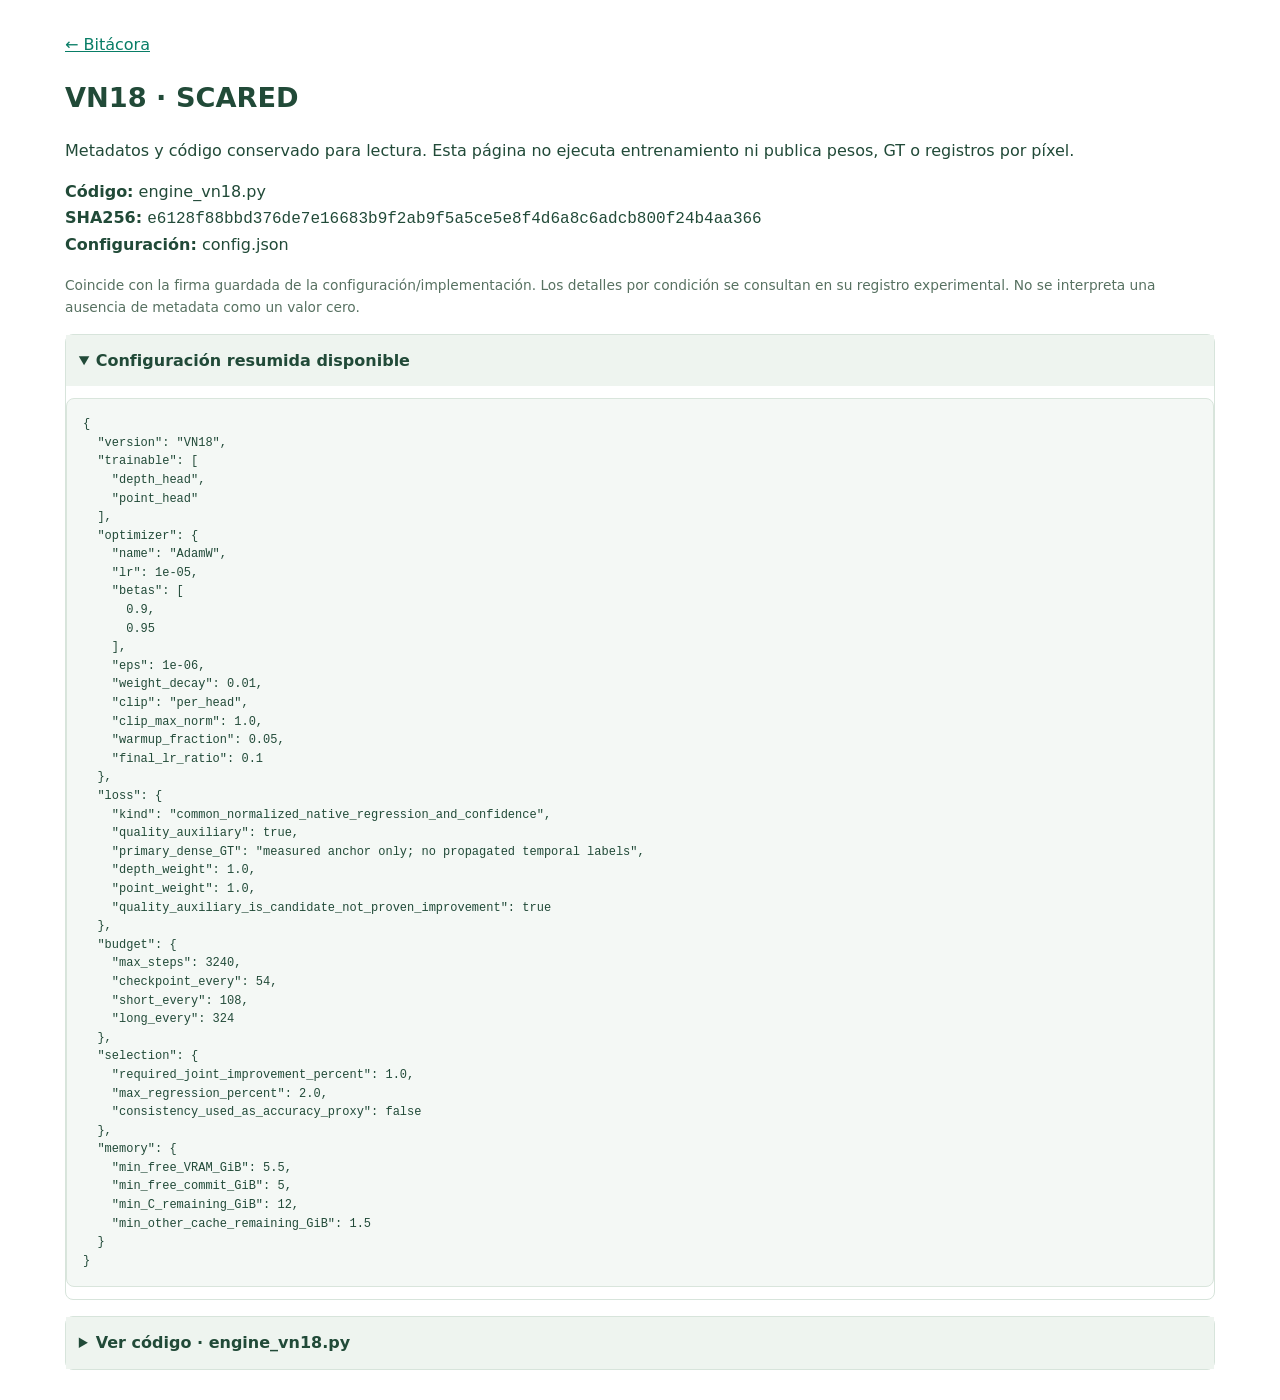
<file: N3D-CE/recursos/recetas/scared-vn18.html>
<!doctype html><html lang="es"><head><meta charset="utf-8"><meta name="viewport" content="width=device-width,initial-scale=1"><title>VN18 · SCARED · receta</title><style>body{max-width:1150px;margin:2rem auto;padding:0 1rem;font:16px/1.6 system-ui;color:#214a38}a{color:#087d66}pre{background:#f4f8f5;border:1px solid #d9e5dc;border-radius:8px;padding:1rem;overflow:auto;font-size:12px;line-height:1.55}code{overflow-wrap:anywhere}summary{cursor:pointer;font-weight:700;padding:.8rem;background:#eef4ef}details{margin:1rem 0;border:1px solid #d7e4db;border-radius:8px}h1{font-size:1.7rem}.note{font-size:.86rem;color:#577161}.line{display:block;white-space:pre}.n{display:inline-block;width:3.6em;color:#7b9082;user-select:none}</style></head><body><a href="../../Bitacora.html#entrenamientos">← Bitácora</a><h1>VN18 · SCARED</h1><p>Metadatos y código conservado para lectura. Esta página no ejecuta entrenamiento ni publica pesos, GT o registros por píxel.</p><p><strong>Código:</strong> engine_vn18.py<br><strong>SHA256:</strong> <code>e6128f88bbd376de7e16683b9f2ab9f5a5ce5e8f4d6a8c6adcb800f24b4aa366</code><br><strong>Configuración:</strong> config.json</p><p class="note">Coincide con la firma guardada de la configuración/implementación. Los detalles por condición se consultan en su registro experimental. No se interpreta una ausencia de metadata como un valor cero.</p><details open><summary>Configuración resumida disponible</summary><pre>{
  &quot;version&quot;: &quot;VN18&quot;,
  &quot;trainable&quot;: [
    &quot;depth_head&quot;,
    &quot;point_head&quot;
  ],
  &quot;optimizer&quot;: {
    &quot;name&quot;: &quot;AdamW&quot;,
    &quot;lr&quot;: 1e-05,
    &quot;betas&quot;: [
      0.9,
      0.95
    ],
    &quot;eps&quot;: 1e-06,
    &quot;weight_decay&quot;: 0.01,
    &quot;clip&quot;: &quot;per_head&quot;,
    &quot;clip_max_norm&quot;: 1.0,
    &quot;warmup_fraction&quot;: 0.05,
    &quot;final_lr_ratio&quot;: 0.1
  },
  &quot;loss&quot;: {
    &quot;kind&quot;: &quot;common_normalized_native_regression_and_confidence&quot;,
    &quot;quality_auxiliary&quot;: true,
    &quot;primary_dense_GT&quot;: &quot;measured anchor only; no propagated temporal labels&quot;,
    &quot;depth_weight&quot;: 1.0,
    &quot;point_weight&quot;: 1.0,
    &quot;quality_auxiliary_is_candidate_not_proven_improvement&quot;: true
  },
  &quot;budget&quot;: {
    &quot;max_steps&quot;: 3240,
    &quot;checkpoint_every&quot;: 54,
    &quot;short_every&quot;: 108,
    &quot;long_every&quot;: 324
  },
  &quot;selection&quot;: {
    &quot;required_joint_improvement_percent&quot;: 1.0,
    &quot;max_regression_percent&quot;: 2.0,
    &quot;consistency_used_as_accuracy_proxy&quot;: false
  },
  &quot;memory&quot;: {
    &quot;min_free_VRAM_GiB&quot;: 5.5,
    &quot;min_free_commit_GiB&quot;: 5,
    &quot;min_C_remaining_GiB&quot;: 12,
    &quot;min_other_cache_remaining_GiB&quot;: 1.5
  }
}</pre></details><details><summary>Ver código · engine_vn18.py</summary><pre><code><span class="line" id="L1"><span class="n">1</span>&quot;&quot;&quot;VN18 head adaptation, discarded backward/resume checks and joint validation.&quot;&quot;&quot;</span><span class="line" id="L2"><span class="n">2</span>import argparse</span><span class="line" id="L3"><span class="n">3</span>import gc</span><span class="line" id="L4"><span class="n">4</span>import importlib.util</span><span class="line" id="L5"><span class="n">5</span>import math</span><span class="line" id="L6"><span class="n">6</span>import shutil</span><span class="line" id="L7"><span class="n">7</span>import numpy as np</span><span class="line" id="L8"><span class="n">8</span>import torch</span><span class="line" id="L9"><span class="n">9</span>from vn18_common import *</span><span class="line" id="L10"><span class="n">10</span>from native_bundle import NativeBundle</span><span class="line" id="L11"><span class="n">11</span>from loss_contract import dense_objective, clip_groups</span><span class="line" id="L12"><span class="n">12</span>from cache_vn18 import resource_setup, build</span><span class="line" id="L13"><span class="n">13</span></span><span class="line" id="L14"><span class="n">14</span></span><span class="line" id="L15"><span class="n">15</span>def helper():</span><span class="line" id="L16"><span class="n">16</span>    p=REPO/&#x27;experiments/c3vd_vn16/night/readout.py&#x27;</span><span class="line" id="L17"><span class="n">17</span>    s=importlib.util.spec_from_file_location(&#x27;vn18_native_readout&#x27;,p)</span><span class="line" id="L18"><span class="n">18</span>    m=importlib.util.module_from_spec(s);s.loader.exec_module(m);return m</span><span class="line" id="L19"><span class="n">19</span></span><span class="line" id="L20"><span class="n">20</span></span><span class="line" id="L21"><span class="n">21</span>def digest(module):</span><span class="line" id="L22"><span class="n">22</span>    h=hashlib.sha256()</span><span class="line" id="L23"><span class="n">23</span>    for name,p in module.named_parameters():</span><span class="line" id="L24"><span class="n">24</span>        h.update(name.encode());h.update(p.detach().cpu().reshape(-1).contiguous().view(torch.uint8).numpy().tobytes())</span><span class="line" id="L25"><span class="n">25</span>    return h.hexdigest()</span><span class="line" id="L26"><span class="n">26</span></span><span class="line" id="L27"><span class="n">27</span></span><span class="line" id="L28"><span class="n">28</span>def exact_tree(a,b):</span><span class="line" id="L29"><span class="n">29</span>    if torch.is_tensor(a):return torch.is_tensor(b) and torch.equal(a.detach().cpu(),b.detach().cpu())</span><span class="line" id="L30"><span class="n">30</span>    if isinstance(a,dict):return a.keys()==b.keys() and all(exact_tree(v,b[k]) for k,v in a.items())</span><span class="line" id="L31"><span class="n">31</span>    if isinstance(a,(list,tuple)):return len(a)==len(b) and all(exact_tree(x,y) for x,y in zip(a,b))</span><span class="line" id="L32"><span class="n">32</span>    return a==b</span><span class="line" id="L33"><span class="n">33</span></span><span class="line" id="L34"><span class="n">34</span></span><span class="line" id="L35"><span class="n">35</span>def optimizer(bundle,q):</span><span class="line" id="L36"><span class="n">36</span>    groups=bundle.training_heads()</span><span class="line" id="L37"><span class="n">37</span>    return torch.optim.AdamW([p for m in groups.values() for p in m.parameters()],lr=q[&#x27;optimizer&#x27;][&#x27;lr&#x27;],</span><span class="line" id="L38"><span class="n">38</span>        betas=tuple(q[&#x27;optimizer&#x27;][&#x27;betas&#x27;]),eps=q[&#x27;optimizer&#x27;][&#x27;eps&#x27;],weight_decay=q[&#x27;optimizer&#x27;][&#x27;weight_decay&#x27;],foreach=False)</span><span class="line" id="L39"><span class="n">39</span></span><span class="line" id="L40"><span class="n">40</span></span><span class="line" id="L41"><span class="n">41</span>def objective(bundle,b,c,idx,q):</span><span class="line" id="L42"><span class="n">42</span>    pred=bundle.dense(c,b[&#x27;img&#x27;],[idx])</span><span class="line" id="L43"><span class="n">43</span>    bg={k:v.cuda() if torch.is_tensor(v) else v for k,v in b.items()}</span><span class="line" id="L44"><span class="n">44</span>    return dense_objective(pred,bg,[idx],quality_auxiliary=q[&#x27;loss&#x27;][&#x27;quality_auxiliary&#x27;])</span><span class="line" id="L45"><span class="n">45</span></span><span class="line" id="L46"><span class="n">46</span></span><span class="line" id="L47"><span class="n">47</span>def update(bundle,opt,b,c,idx,q):</span><span class="line" id="L48"><span class="n">48</span>    groups=bundle.training_heads();opt.zero_grad(set_to_none=True)</span><span class="line" id="L49"><span class="n">49</span>    loss,parts=objective(bundle,b,c,idx,q)</span><span class="line" id="L50"><span class="n">50</span>    if not torch.isfinite(loss):raise RuntimeError(&#x27;Nonfinite training objective&#x27;)</span><span class="line" id="L51"><span class="n">51</span>    loss.backward();norms={}</span><span class="line" id="L52"><span class="n">52</span>    for name,module in groups.items():</span><span class="line" id="L53"><span class="n">53</span>        grads=[p.grad for p in module.parameters() if p.requires_grad]</span><span class="line" id="L54"><span class="n">54</span>        if any(g is None or not torch.isfinite(g).all() for g in grads):</span><span class="line" id="L55"><span class="n">55</span>            raise RuntimeError(&#x27;Missing/nonfinite gradient &#x27;+name)</span><span class="line" id="L56"><span class="n">56</span>        norms[name]=float(torch.linalg.vector_norm(torch.stack([g.norm() for g in grads])))</span><span class="line" id="L57"><span class="n">57</span>        if not math.isfinite(norms[name]) or norms[name]&lt;=0:raise RuntimeError(&#x27;Nonfinite/zero gradient norm &#x27;+name)</span><span class="line" id="L58"><span class="n">58</span>    clip_groups(groups,q[&#x27;optimizer&#x27;][&#x27;clip&#x27;]);opt.step()</span><span class="line" id="L59"><span class="n">59</span>    result={&#x27;loss&#x27;:float(loss.detach()),&#x27;gradient_norms&#x27;:norms,</span><span class="line" id="L60"><span class="n">60</span>            &#x27;components&#x27;:{k:float(v.detach()) if torch.is_tensor(v) else float(v) for k,v in parts.items()}}</span><span class="line" id="L61"><span class="n">61</span>    del loss,parts;return result</span><span class="line" id="L62"><span class="n">62</span></span><span class="line" id="L63"><span class="n">63</span></span><span class="line" id="L64"><span class="n">64</span>def camera(bundle,c,hw):</span><span class="line" id="L65"><span class="n">65</span>    from vggttt.nets.vggt.utils.pose_enc import pose_encoding_to_extri_intri</span><span class="line" id="L66"><span class="n">66</span>    with torch.no_grad():</span><span class="line" id="L67"><span class="n">67</span>        enc=bundle.heads[&#x27;camera&#x27;](c[&#x27;features&#x27;][-1][:,:,0].cuda().float())[-1]</span><span class="line" id="L68"><span class="n">68</span>        E,K=pose_encoding_to_extri_intri(enc,hw)</span><span class="line" id="L69"><span class="n">69</span>        E=E[0].cpu().double().numpy();T=np.tile(np.eye(4),(len(E),1,1));T[:,:3]=E</span><span class="line" id="L70"><span class="n">70</span>        return np.linalg.inv(T),K[0].cpu().numpy()</span><span class="line" id="L71"><span class="n">71</span></span><span class="line" id="L72"><span class="n">72</span></span><span class="line" id="L73"><span class="n">73</span>def evaluate(bundle,windows,index,with_camera):</span><span class="line" id="L74"><span class="n">74</span>    g=helper();q=read(ROOT/&#x27;config.json&#x27;);bundle.heads.cuda().eval().requires_grad_(False);rows=[]</span><span class="line" id="L75"><span class="n">75</span>    with torch.no_grad():</span><span class="line" id="L76"><span class="n">76</span>        for w in windows:</span><span class="line" id="L77"><span class="n">77</span>            b=load_batch(w);c=load_features(index,w);ids=w[&#x27;target_indices&#x27;]</span><span class="line" id="L78"><span class="n">78</span>            # Native DPT decodes one frame at a time; retain the whole encoded context.</span><span class="line" id="L79"><span class="n">79</span>            D=[];P=[]</span><span class="line" id="L80"><span class="n">80</span>            for i in ids:</span><span class="line" id="L81"><span class="n">81</span>                pred=bundle.dense(c,b[&#x27;img&#x27;],[i])</span><span class="line" id="L82"><span class="n">82</span>                D.append(pred[&#x27;depth&#x27;][0,0,...,0].cpu().numpy());P.append(pred[&#x27;points&#x27;][0,0].cpu().numpy());del pred</span><span class="line" id="L83"><span class="n">83</span>            D=np.stack(D);P=np.stack(P)</span><span class="line" id="L84"><span class="n">84</span>            subset={k:(v[:,ids] if torch.is_tensor(v) and v.ndim&gt;=2 and v.shape[1]==w[&#x27;n_views&#x27;] else v) for k,v in b.items()}</span><span class="line" id="L85"><span class="n">85</span>            GT=subset[&#x27;depth&#x27;][0].numpy();mask=subset[&#x27;mask&#x27;][0].numpy();GP=subset[&#x27;pts3d&#x27;][0].numpy()</span><span class="line" id="L86"><span class="n">86</span>            if not np.isfinite(D).all() or not np.isfinite(P).all() or (D&lt;=0).any():raise RuntimeError(&#x27;Invalid validation prediction&#x27;)</span><span class="line" id="L87"><span class="n">87</span>            scale=float(np.median(GT[mask]/D[mask]))</span><span class="line" id="L88"><span class="n">88</span>            row={&#x27;window&#x27;:w[&#x27;id&#x27;],&#x27;sequence&#x27;:w[&#x27;sequence&#x27;],&#x27;context_views&#x27;:w[&#x27;n_views&#x27;],</span><span class="line" id="L89"><span class="n">89</span>                 &#x27;target_frame_ids&#x27;:[w[&#x27;frame_ids&#x27;][i] for i in ids],</span><span class="line" id="L90"><span class="n">90</span>                 &#x27;depth&#x27;:float((np.abs(D*scale-GT)[mask]/GT[mask]).mean()),</span><span class="line" id="L91"><span class="n">91</span>                 &#x27;point&#x27;:float(np.linalg.norm(P*scale-GP,axis=-1)[mask].mean()*1000),</span><span class="line" id="L92"><span class="n">92</span>                 &#x27;scale_scoring_only&#x27;:scale}</span><span class="line" id="L93"><span class="n">93</span>            if with_camera and q[&#x27;dataset&#x27;]==&#x27;SCARED&#x27;:</span><span class="line" id="L94"><span class="n">94</span>                from scared_io import unproject</span><span class="line" id="L95"><span class="n">95</span>                derived=np.stack([unproject(d,k) for d,k in zip(D*scale,subset[&#x27;intrinsics&#x27;][0].numpy())])</span><span class="line" id="L96"><span class="n">96</span>                far_mask=mask&amp;(GT&gt;=.10)</span><span class="line" id="L97"><span class="n">97</span>                row.update(derived=float(np.linalg.norm(derived-GP,axis=-1)[mask].mean()*1000),</span><span class="line" id="L98"><span class="n">98</span>                           far=float((np.abs(D*scale-GT)[far_mask]/GT[far_mask]).mean()) if far_mask.any() else None,</span><span class="line" id="L99"><span class="n">99</span>                           far_pixels=int(far_mask.sum()),reference_pair_id=w[&#x27;reference_pair_id&#x27;],span=w[&#x27;physical_span_group&#x27;],</span><span class="line" id="L100"><span class="n">100</span>                           evaluation_scope=&#x27;measured_anchor_only_no_temporal_pose_GT&#x27;,</span><span class="line" id="L101"><span class="n">101</span>                           metrics={&#x27;depth_absrel&#x27;:row[&#x27;depth&#x27;],&#x27;point_raw_mm&#x27;:row[&#x27;point&#x27;]})</span><span class="line" id="L102"><span class="n">102</span>            elif with_camera:</span><span class="line" id="L103"><span class="n">103</span>                T,Kp=camera(bundle,c,D.shape[-2:]);scored=g.measurements(D,P,T[ids],Kp[ids],subset)</span><span class="line" id="L104"><span class="n">104</span>                # The shared scale and exact target population match VN17.</span><span class="line" id="L105"><span class="n">105</span>                row.update(derived=scored[&#x27;metrics&#x27;][&#x27;derived_point_mm&#x27;],metrics=scored[&#x27;metrics&#x27;],</span><span class="line" id="L106"><span class="n">106</span>                           far=scored[&#x27;GT_depth_bins&#x27;][-1][&#x27;depth_absrel&#x27;],far_pixels=scored[&#x27;GT_depth_bins&#x27;][-1][&#x27;valid_pixels&#x27;],</span><span class="line" id="L107"><span class="n">107</span>                           reference_pair_id=w[&#x27;reference_pair_id&#x27;],span=w[&#x27;physical_span_group&#x27;])</span><span class="line" id="L108"><span class="n">108</span>            else:row[&#x27;anchor&#x27;]=w.get(&#x27;measured_anchor_id&#x27;,str(row[&#x27;target_frame_ids&#x27;][0]))</span><span class="line" id="L109"><span class="n">109</span>            rows.append(row);del b,c,subset,D,P;gc.collect()</span><span class="line" id="L110"><span class="n">110</span>    cohorts={}</span><span class="line" id="L111"><span class="n">111</span>    for seq in sorted(set(r[&#x27;sequence&#x27;] for r in rows)):</span><span class="line" id="L112"><span class="n">112</span>        rr=[r for r in rows if r[&#x27;sequence&#x27;]==seq]</span><span class="line" id="L113"><span class="n">113</span>        if with_camera:</span><span class="line" id="L114"><span class="n">114</span>            cohorts[seq]={key:float(np.mean([r[key] for r in rr])) for key in [&#x27;depth&#x27;,&#x27;point&#x27;,&#x27;derived&#x27;]}</span><span class="line" id="L115"><span class="n">115</span>            far=[r for r in rr if r[&#x27;far_pixels&#x27;]&gt;=1000]</span><span class="line" id="L116"><span class="n">116</span>            cohorts[seq][&#x27;far&#x27;]=float(np.mean([r[&#x27;far&#x27;] for r in far])) if far else None</span><span class="line" id="L117"><span class="n">117</span>        else:</span><span class="line" id="L118"><span class="n">118</span>            anchors=sorted(set(r[&#x27;anchor&#x27;] for r in rr))</span><span class="line" id="L119"><span class="n">119</span>            cohorts[seq]={key:float(np.mean([np.mean([r[key] for r in rr if r[&#x27;anchor&#x27;]==a]) for a in anchors])) for key in [&#x27;depth&#x27;,&#x27;point&#x27;]}</span><span class="line" id="L120"><span class="n">120</span>    keys=[&#x27;depth&#x27;,&#x27;point&#x27;,&#x27;derived&#x27;] if with_camera else [&#x27;depth&#x27;,&#x27;point&#x27;]</span><span class="line" id="L121"><span class="n">121</span>    return {&#x27;rows&#x27;:rows,&#x27;cohorts&#x27;:cohorts,&#x27;macro&#x27;:{key:float(np.mean([r[key] for r in cohorts.values()])) for key in keys},</span><span class="line" id="L122"><span class="n">122</span>            &#x27;optimizer_updates&#x27;:0,&#x27;scale_fitted_scoring_only&#x27;:True}</span><span class="line" id="L123"><span class="n">123</span></span><span class="line" id="L124"><span class="n">124</span></span><span class="line" id="L125"><span class="n">125</span>def choice(initial,short,long,q):</span><span class="line" id="L126"><span class="n">126</span>    failure=[];ratios=[]</span><span class="line" id="L127"><span class="n">127</span>    for name,current in [(&#x27;short&#x27;,short),(&#x27;long&#x27;,long)]:</span><span class="line" id="L128"><span class="n">128</span>        base=initial[name]</span><span class="line" id="L129"><span class="n">129</span>        for key,value in current[&#x27;macro&#x27;].items():ratios.append(value/max(base[&#x27;macro&#x27;][key],1e-12))</span><span class="line" id="L130"><span class="n">130</span>        for seq,values in current[&#x27;cohorts&#x27;].items():</span><span class="line" id="L131"><span class="n">131</span>            for key,value in values.items():</span><span class="line" id="L132"><span class="n">132</span>                old=base[&#x27;cohorts&#x27;][seq][key]</span><span class="line" id="L133"><span class="n">133</span>                if value is not None and old is not None and value&gt;old*1.02:</span><span class="line" id="L134"><span class="n">134</span>                    failure.append({&#x27;scope&#x27;:name,&#x27;sequence&#x27;:seq,&#x27;metric&#x27;:key,&#x27;initial&#x27;:old,&#x27;candidate&#x27;:value})</span><span class="line" id="L135"><span class="n">135</span>        if name==&#x27;long&#x27;:</span><span class="line" id="L136"><span class="n">136</span>            before={r[&#x27;window&#x27;]:r for r in base[&#x27;rows&#x27;]}</span><span class="line" id="L137"><span class="n">137</span>            for row in current[&#x27;rows&#x27;]:</span><span class="line" id="L138"><span class="n">138</span>                for key in [&#x27;depth&#x27;,&#x27;point&#x27;,&#x27;derived&#x27;]:</span><span class="line" id="L139"><span class="n">139</span>                    old=before[row[&#x27;window&#x27;]][key]</span><span class="line" id="L140"><span class="n">140</span>                    if row[key]&gt;old*1.02:</span><span class="line" id="L141"><span class="n">141</span>                        failure.append({&#x27;scope&#x27;:row[&#x27;window&#x27;],&#x27;metric&#x27;:key,&#x27;initial&#x27;:old,&#x27;candidate&#x27;:row[key]})</span><span class="line" id="L142"><span class="n">142</span>    score=float(np.mean(ratios));gain=100*(1-score)</span><span class="line" id="L143"><span class="n">143</span>    return {&#x27;eligible&#x27;:bool(not failure and gain&gt;=q[&#x27;selection&#x27;][&#x27;required_joint_improvement_percent&#x27;]),</span><span class="line" id="L144"><span class="n">144</span>            &#x27;score&#x27;:score,&#x27;joint_improvement_percent&#x27;:gain,&#x27;regressions&#x27;:failure,</span><span class="line" id="L145"><span class="n">145</span>            &#x27;origin&#x27;:&#x27;VN18 predeclared research guards; not paper acceptance criteria&#x27;}</span><span class="line" id="L146"><span class="n">146</span></span><span class="line" id="L147"><span class="n">147</span></span><span class="line" id="L148"><span class="n">148</span>def validate_reference(initial):</span><span class="line" id="L149"><span class="n">149</span>    if read(ROOT/&#x27;config.json&#x27;)[&#x27;dataset&#x27;]==&#x27;SCARED&#x27;:</span><span class="line" id="L150"><span class="n">150</span>        prep=read(ROOT/&#x27;preparation.json&#x27;)</span><span class="line" id="L151"><span class="n">151</span>        if not prep[&#x27;measured_anchor_RGB_depth_parity&#x27;] or not prep[&#x27;unmeasured_labels_excluded&#x27;]:</span><span class="line" id="L152"><span class="n">152</span>            raise RuntimeError(&#x27;SCARED measured-label contract not passed&#x27;)</span><span class="line" id="L153"><span class="n">153</span>        write(ROOT/&#x27;initial_readout_parity.json&#x27;,{&#x27;passed&#x27;:True,&#x27;measured_anchor_contract_passed&#x27;:True,</span><span class="line" id="L154"><span class="n">154</span>              &#x27;no_C3VD_reference_metric_claim&#x27;:True,&#x27;optimizer_updates&#x27;:0})</span><span class="line" id="L155"><span class="n">155</span>        return</span><span class="line" id="L156"><span class="n">156</span>    old=read(REPO/&#x27;experiments/c3vd_vn16/pilot/result.json&#x27;)[&#x27;initial&#x27;]</span><span class="line" id="L157"><span class="n">157</span>    for key,new in [(&#x27;depth_absrel_aligned&#x27;,initial[&#x27;short&#x27;][&#x27;macro&#x27;][&#x27;depth&#x27;]),(&#x27;point_aligned_mean_mm&#x27;,initial[&#x27;short&#x27;][&#x27;macro&#x27;][&#x27;point&#x27;])]:</span><span class="line" id="L158"><span class="n">158</span>        if abs(new-old[&#x27;macro&#x27;][key])&gt;max(1e-5,abs(old[&#x27;macro&#x27;][key])*1e-5):</span><span class="line" id="L159"><span class="n">159</span>            raise RuntimeError(&#x27;Short zero-shot does not reproduce VN16: &#x27;+key)</span><span class="line" id="L160"><span class="n">160</span>    old=read(REPO/&#x27;experiments/c3vd_vn17/matched_targets.json&#x27;)[&#x27;rows&#x27;]</span><span class="line" id="L161"><span class="n">161</span>    for row in initial[&#x27;long&#x27;][&#x27;rows&#x27;]:</span><span class="line" id="L162"><span class="n">162</span>        rr=next(r for r in old if r[&#x27;context&#x27;]==row[&#x27;reference_pair_id&#x27;] and r[&#x27;model&#x27;]==&#x27;vggttt&#x27; and r[&#x27;variant&#x27;]==&#x27;zero_shot&#x27;)</span><span class="line" id="L163"><span class="n">163</span>        expected=rr[&#x27;context16&#x27; if row[&#x27;context_views&#x27;]==16 else &#x27;context50_same16targets&#x27;][&#x27;metrics&#x27;]</span><span class="line" id="L164"><span class="n">164</span>        for key,other in [(&#x27;depth&#x27;,&#x27;depth_absrel&#x27;),(&#x27;point&#x27;,&#x27;point_raw_mm&#x27;),(&#x27;derived&#x27;,&#x27;derived_point_mm&#x27;)]:</span><span class="line" id="L165"><span class="n">165</span>            if abs(row[key]-expected[other])&gt;max(1e-5,abs(expected[other])*1e-5):</span><span class="line" id="L166"><span class="n">166</span>                raise RuntimeError(&#x27;Long zero-shot parity differs: &#x27;+row[&#x27;window&#x27;]+&#x27; &#x27;+key)</span><span class="line" id="L167"><span class="n">167</span>    write(ROOT/&#x27;initial_readout_parity.json&#x27;,{&#x27;passed&#x27;:True,&#x27;short_matches_VN16&#x27;:True,&#x27;long_matches_VN17&#x27;:True,&#x27;optimizer_updates&#x27;:0})</span><span class="line" id="L168"><span class="n">168</span></span><span class="line" id="L169"><span class="n">169</span></span><span class="line" id="L170"><span class="n">170</span>def preflight():</span><span class="line" id="L171"><span class="n">171</span>    q,m=check();resource_setup(q)</span><span class="line" id="L172"><span class="n">172</span>    dense_position=0 if q[&#x27;dataset&#x27;]==&#x27;SCARED&#x27; else -1</span><span class="line" id="L173"><span class="n">173</span>    selected=[max([w for w in m[&#x27;train&#x27;] if w[&#x27;n_views&#x27;]==n],key=lambda w:w[&#x27;far_fraction_by_view&#x27;][dense_position]) for n in [4,8,16]]</span><span class="line" id="L174"><span class="n">174</span>    index=build(selected)</span><span class="line" id="L175"><span class="n">175</span>    bundle=NativeBundle(&#x27;vggttt&#x27;);before_encoder=digest(bundle.encoder);before_camera=digest(bundle.heads[&#x27;camera&#x27;])</span><span class="line" id="L176"><span class="n">176</span>    opt=optimizer(bundle,q);base=cpu_tree(bundle.state());checks=[]</span><span class="line" id="L177"><span class="n">177</span>    for w in selected:</span><span class="line" id="L178"><span class="n">178</span>        b=load_batch(w);c=load_features(index,w);idx=0 if q[&#x27;dataset&#x27;]==&#x27;SCARED&#x27; else w[&#x27;n_views&#x27;]-1</span><span class="line" id="L179"><span class="n">179</span>        groups=bundle.training_heads();opt.zero_grad(set_to_none=True)</span><span class="line" id="L180"><span class="n">180</span>        loss,parts=objective(bundle,b,c,idx,q);loss.backward()</span><span class="line" id="L181"><span class="n">181</span>        grads={name:float(torch.linalg.vector_norm(torch.stack([p.grad.norm() for p in mod.parameters()]))) for name,mod in groups.items()}</span><span class="line" id="L182"><span class="n">182</span>        if not torch.isfinite(loss) or any(not np.isfinite(v) or v&lt;=0 for v in grads.values()):raise RuntimeError(&#x27;VN18 backward check failed&#x27;)</span><span class="line" id="L183"><span class="n">183</span>        checks.append({&#x27;window&#x27;:w[&#x27;id&#x27;],&#x27;context_views&#x27;:w[&#x27;n_views&#x27;],&#x27;dense_index&#x27;:idx,&#x27;loss&#x27;:float(loss.detach()),&#x27;gradient_norms&#x27;:grads})</span><span class="line" id="L184"><span class="n">184</span>        opt.zero_grad(set_to_none=True);del loss,parts,b,c;gc.collect()</span><span class="line" id="L185"><span class="n">185</span>    w=selected[-1];b=load_batch(w);c=load_features(index,w);idx=0 if q[&#x27;dataset&#x27;]==&#x27;SCARED&#x27; else 15</span><span class="line" id="L186"><span class="n">186</span>    initial=update(bundle,opt,b,c,idx,q)</span><span class="line" id="L187"><span class="n">187</span>    rng=torch.get_rng_state();cuda_rng=torch.cuda.get_rng_state()</span><span class="line" id="L188"><span class="n">188</span>    probe=SCRATCH/&#x27;preflight_resume.pt&#x27;</span><span class="line" id="L189"><span class="n">189</span>    snap={&#x27;heads&#x27;:cpu_tree(bundle.state()),&#x27;optimizer&#x27;:cpu_tree(opt.state_dict()),&#x27;CPU_rng&#x27;:rng,&#x27;CUDA_rng&#x27;:cuda_rng}</span><span class="line" id="L190"><span class="n">190</span>    save(probe,snap)</span><span class="line" id="L191"><span class="n">191</span>    second=update(bundle,opt,b,c,idx,q);expected=cpu_tree(bundle.state())</span><span class="line" id="L192"><span class="n">192</span>    # A same-state in-memory replay measures CUDA backward numerical variation,</span><span class="line" id="L193"><span class="n">193</span>    # independently of serialization. Preserve all original snapshot scalars.</span><span class="line" id="L194"><span class="n">194</span>    bundle.restore(snap[&#x27;heads&#x27;]);opt.state.clear();opt.load_state_dict(cpu_tree(snap[&#x27;optimizer&#x27;]))</span><span class="line" id="L195"><span class="n">195</span>    torch.set_rng_state(snap[&#x27;CPU_rng&#x27;]);torch.cuda.set_rng_state(snap[&#x27;CUDA_rng&#x27;])</span><span class="line" id="L196"><span class="n">196</span>    control=update(bundle,opt,b,c,idx,q);control_heads=cpu_tree(bundle.state())</span><span class="line" id="L197"><span class="n">197</span>    control_noise=max(float((control_heads[k]-v).abs().max()) for k,v in expected.items())</span><span class="line" id="L198"><span class="n">198</span>    saved=torch.load(probe,map_location=&#x27;cpu&#x27;,weights_only=True)  # no mmap: allow Windows atomic replace</span><span class="line" id="L199"><span class="n">199</span>    bundle.restore(saved[&#x27;heads&#x27;]);opt.state.clear();opt.load_state_dict(saved[&#x27;optimizer&#x27;])</span><span class="line" id="L200"><span class="n">200</span>    if not exact_tree(bundle.state(),snap[&#x27;heads&#x27;]) or not exact_tree(opt.state_dict(),snap[&#x27;optimizer&#x27;]):</span><span class="line" id="L201"><span class="n">201</span>        raise RuntimeError(&#x27;Checkpoint did not restore heads/Adam states exactly&#x27;)</span><span class="line" id="L202"><span class="n">202</span>    torch.set_rng_state(saved[&#x27;CPU_rng&#x27;]);torch.cuda.set_rng_state(saved[&#x27;CUDA_rng&#x27;]);del saved;gc.collect()</span><span class="line" id="L203"><span class="n">203</span>    resumed=update(bundle,opt,b,c,idx,q)</span><span class="line" id="L204"><span class="n">204</span>    current=cpu_tree(bundle.state());maxdiff=max(float((current[k]-v).abs().max()) for k,v in expected.items())</span><span class="line" id="L205"><span class="n">205</span>    tolerance=1e-6  # Numerical update tolerance only. Serialized weights/Adam state must be bit-exact.</span><span class="line" id="L206"><span class="n">206</span>    write(ROOT/&#x27;preflight_resume_diagnostics.json&#x27;,{&#x27;parameter_max_absolute_difference&#x27;:maxdiff,</span><span class="line" id="L207"><span class="n">207</span>        &#x27;uninterrupted_update&#x27;:second,&#x27;resumed_update&#x27;:resumed,</span><span class="line" id="L208"><span class="n">208</span>        &#x27;loss_absolute_difference&#x27;:abs(second[&#x27;loss&#x27;]-resumed[&#x27;loss&#x27;]),</span><span class="line" id="L209"><span class="n">209</span>        &#x27;in_memory_replay_parameter_difference&#x27;:control_noise,&#x27;in_memory_replay_loss_difference&#x27;:abs(control[&#x27;loss&#x27;]-second[&#x27;loss&#x27;]),</span><span class="line" id="L210"><span class="n">210</span>        &#x27;checkpoint_heads_and_Adam_state_bit_exact&#x27;:True,&#x27;post_update_absolute_tolerance&#x27;:tolerance,</span><span class="line" id="L211"><span class="n">211</span>        &#x27;optimizer_steps_after_resume&#x27;:sorted({float(v[&#x27;step&#x27;]) for v in opt.state.values()})})</span><span class="line" id="L212"><span class="n">212</span>    if maxdiff&gt;tolerance or control_noise&gt;tolerance or abs(second[&#x27;loss&#x27;]-resumed[&#x27;loss&#x27;])&gt;1e-6 or abs(second[&#x27;loss&#x27;]-control[&#x27;loss&#x27;])&gt;1e-6:</span><span class="line" id="L213"><span class="n">213</span>        raise RuntimeError(&#x27;Resume does not reproduce uninterrupted update&#x27;)</span><span class="line" id="L214"><span class="n">214</span>    save(probe,{&#x27;verified_atomic_replace&#x27;:True});probe.unlink()</span><span class="line" id="L215"><span class="n">215</span>    if digest(bundle.encoder)!=before_encoder or digest(bundle.heads[&#x27;camera&#x27;])!=before_camera:</span><span class="line" id="L216"><span class="n">216</span>        raise RuntimeError(&#x27;Frozen parameters changed during probe&#x27;)</span><span class="line" id="L217"><span class="n">217</span>    bundle.restore(base)</span><span class="line" id="L218"><span class="n">218</span>    if any(not torch.equal(v,base[k]) for k,v in cpu_tree(bundle.state()).items()):raise RuntimeError(&#x27;Probe restore failed&#x27;)</span><span class="line" id="L219"><span class="n">219</span>    write(ROOT/&#x27;GPU_preflight.json&#x27;,{&#x27;passed&#x27;:True,&#x27;checks&#x27;:checks,&#x27;optimizer_updates_discarded&#x27;:4,</span><span class="line" id="L220"><span class="n">220</span>        &#x27;actual_training_updates&#x27;:0,&#x27;resume_parameter_max_absolute_difference&#x27;:maxdiff,&#x27;Windows_atomic_replace_passed&#x27;:True,</span><span class="line" id="L221"><span class="n">221</span>        &#x27;serialized_heads_and_Adam_state_bit_exact&#x27;:True,&#x27;in_memory_replay_parameter_difference&#x27;:control_noise,</span><span class="line" id="L222"><span class="n">222</span>        &#x27;post_update_numerical_absolute_tolerance&#x27;:tolerance,</span><span class="line" id="L223"><span class="n">223</span>        &#x27;encoder_and_camera_frozen_exact&#x27;:True,&#x27;peak_CUDA_GiB&#x27;:torch.cuda.max_memory_allocated()/2**30})</span><span class="line" id="L224"><span class="n">224</span>    print(&#x27;VN18 GPU PREFLIGHT PASSED&#x27;,maxdiff,flush=True)</span><span class="line" id="L225"><span class="n">225</span></span><span class="line" id="L226"><span class="n">226</span></span><span class="line" id="L227"><span class="n">227</span>def train(resume=False):</span><span class="line" id="L228"><span class="n">228</span>    started=time.perf_counter();q,m=check();resources=resource_setup(q)</span><span class="line" id="L229"><span class="n">229</span>    if not read(ROOT/&#x27;GPU_preflight.json&#x27;)[&#x27;passed&#x27;] or not read(ROOT/&#x27;CPU_tests.json&#x27;)[&#x27;passed&#x27;]:</span><span class="line" id="L230"><span class="n">230</span>        raise RuntimeError(&#x27;New recipe engineering gates not passed&#x27;)</span><span class="line" id="L231"><span class="n">231</span>    index=read(ROOT/&#x27;feature_index.json&#x27;);bundle=NativeBundle(&#x27;vggttt&#x27;);opt=optimizer(bundle,q)</span><span class="line" id="L232"><span class="n">232</span>    frozen={&#x27;encoder&#x27;:digest(bundle.encoder),&#x27;camera&#x27;:digest(bundle.heads[&#x27;camera&#x27;])}</span><span class="line" id="L233"><span class="n">233</span>    last=ROOT/&#x27;last.pt&#x27;;start=0;history=[];evaluations=[];best_step=0;best_choice={&#x27;eligible&#x27;:False,&#x27;score&#x27;:1.}</span><span class="line" id="L234"><span class="n">234</span>    if (ROOT/&#x27;result.json&#x27;).exists():raise RuntimeError(&#x27;VN18 is already complete&#x27;)</span><span class="line" id="L235"><span class="n">235</span>    if last.exists() and not resume:raise RuntimeError(&#x27;Use resume; do not overwrite optimizer history&#x27;)</span><span class="line" id="L236"><span class="n">236</span>    if resume:</span><span class="line" id="L237"><span class="n">237</span>        saved=torch.load(last,map_location=&#x27;cpu&#x27;,weights_only=True)</span><span class="line" id="L238"><span class="n">238</span>        if saved[&#x27;signature&#x27;]!=signature():raise RuntimeError(&#x27;Resume configuration mismatch&#x27;)</span><span class="line" id="L239"><span class="n">239</span>        bundle.restore(saved[&#x27;heads&#x27;]);opt.load_state_dict(saved[&#x27;optimizer&#x27;]);start=saved[&#x27;step&#x27;]</span><span class="line" id="L240"><span class="n">240</span>        history=saved[&#x27;history&#x27;];evaluations=saved[&#x27;evaluations&#x27;];best_step=saved[&#x27;best_step&#x27;];best_choice=saved[&#x27;best_choice&#x27;]</span><span class="line" id="L241"><span class="n">241</span>        initial=saved[&#x27;initial&#x27;];torch.set_rng_state(saved[&#x27;CPU_rng&#x27;]);torch.cuda.set_rng_state(saved[&#x27;CUDA_rng&#x27;]);del saved;gc.collect()</span><span class="line" id="L242"><span class="n">242</span>    else:</span><span class="line" id="L243"><span class="n">243</span>        progress(&#x27;initial_short_and_long_validation&#x27;,step=0,total=3240)</span><span class="line" id="L244"><span class="n">244</span>        short=evaluate(bundle,m[&#x27;short_val&#x27;],index,False);long=evaluate(bundle,m[&#x27;long_val&#x27;],index,True)</span><span class="line" id="L245"><span class="n">245</span>        initial={&#x27;short&#x27;:short,&#x27;long&#x27;:long};validate_reference(initial);write(ROOT/&#x27;initial.json&#x27;,initial)</span><span class="line" id="L246"><span class="n">246</span>        save(ROOT/&#x27;best_heads.pt&#x27;,{&#x27;heads&#x27;:cpu_tree(bundle.state()),&#x27;step&#x27;:0,&#x27;signature&#x27;:signature(),&#x27;eligible&#x27;:False})</span><span class="line" id="L247"><span class="n">247</span>    if q[&#x27;dataset&#x27;]==&#x27;SCARED&#x27; and not resume:</span><span class="line" id="L248"><span class="n">248</span>        from datetime import datetime</span><span class="line" id="L249"><span class="n">249</span>        from zoneinfo import ZoneInfo</span><span class="line" id="L250"><span class="n">250</span>        queue=read(REPO/&#x27;experiments/vn18_night_queue/request.json&#x27;)</span><span class="line" id="L251"><span class="n">251</span>        now=datetime.now(ZoneInfo(queue[&#x27;timezone&#x27;]));deadline=datetime.fromisoformat(queue[&#x27;deadline_local&#x27;])</span><span class="line" id="L252"><span class="n">252</span>        if now&gt;=deadline:</span><span class="line" id="L253"><span class="n">253</span>            write(ROOT/&#x27;start_skipped_deadline.json&#x27;,{&#x27;now_local&#x27;:now.isoformat(),&#x27;deadline_local&#x27;:deadline.isoformat(),&#x27;optimizer_updates&#x27;:0})</span><span class="line" id="L254"><span class="n">254</span>            raise RuntimeError(&#x27;SCARED start deadline reached before first long-training update&#x27;)</span><span class="line" id="L255"><span class="n">255</span>        write(ROOT/&#x27;actual_training_start.json&#x27;,{&#x27;local_time&#x27;:now.isoformat(),&#x27;deadline_local&#x27;:deadline.isoformat(),&#x27;timezone&#x27;:queue[&#x27;timezone&#x27;]})</span><span class="line" id="L256"><span class="n">256</span>    byid={w[&#x27;id&#x27;]:w for w in m[&#x27;train&#x27;]};total=q[&#x27;budget&#x27;][&#x27;max_steps&#x27;];began=time.perf_counter()</span><span class="line" id="L257"><span class="n">257</span>    for e in m[&#x27;schedule&#x27;][start:]:</span><span class="line" id="L258"><span class="n">258</span>        n=e[&#x27;step&#x27;];w=byid[e[&#x27;window_id&#x27;]];b=load_batch(w);c=load_features(index,w)</span><span class="line" id="L259"><span class="n">259</span>        p=n/total;warm=q[&#x27;optimizer&#x27;][&#x27;warmup_fraction&#x27;]</span><span class="line" id="L260"><span class="n">260</span>        multiplier=p/warm if p&lt;warm else q[&#x27;optimizer&#x27;][&#x27;final_lr_ratio&#x27;]+(1-q[&#x27;optimizer&#x27;][&#x27;final_lr_ratio&#x27;])*.5*(1+math.cos(math.pi*(p-warm)/(1-warm)))</span><span class="line" id="L261"><span class="n">261</span>        for group in opt.param_groups:group[&#x27;lr&#x27;]=q[&#x27;optimizer&#x27;][&#x27;lr&#x27;]*multiplier</span><span class="line" id="L262"><span class="n">262</span>        record=update(bundle,opt,b,c,e[&#x27;dense_index&#x27;],q)</span><span class="line" id="L263"><span class="n">263</span>        history.append({**e,**record,&#x27;LR&#x27;:opt.param_groups[0][&#x27;lr&#x27;]})</span><span class="line" id="L264"><span class="n">264</span>        progress(&#x27;training&#x27;,step=n,total=total,loss=record[&#x27;loss&#x27;],context_views=w[&#x27;n_views&#x27;],dense_index=e[&#x27;dense_index&#x27;],</span><span class="line" id="L265"><span class="n">265</span>                 elapsed_training_s=time.perf_counter()-began,best_step=best_step)</span><span class="line" id="L266"><span class="n">266</span>        print(&#x27;VN18 TRAIN&#x27;,n,&#x27;/&#x27;,total,w[&#x27;sequence&#x27;],w[&#x27;n_views&#x27;],&#x27;dense&#x27;,e[&#x27;dense_index&#x27;],&#x27;loss&#x27;,record[&#x27;loss&#x27;],flush=True)</span><span class="line" id="L267"><span class="n">267</span>        del b,c;gc.collect()</span><span class="line" id="L268"><span class="n">268</span>        if n%q[&#x27;budget&#x27;][&#x27;short_every&#x27;]==0 and n%q[&#x27;budget&#x27;][&#x27;long_every&#x27;]:</span><span class="line" id="L269"><span class="n">269</span>            opt.zero_grad(set_to_none=True);short=evaluate(bundle,m[&#x27;short_val&#x27;],index,False)</span><span class="line" id="L270"><span class="n">270</span>            write(ROOT/&#x27;last_short_validation.json&#x27;,{&#x27;step&#x27;:n,&#x27;validation&#x27;:short})</span><span class="line" id="L271"><span class="n">271</span>        if n%q[&#x27;budget&#x27;][&#x27;long_every&#x27;]==0 or n==total:</span><span class="line" id="L272"><span class="n">272</span>            opt.zero_grad(set_to_none=True);progress(&#x27;joint_short_long_validation&#x27;,step=n,total=total)</span><span class="line" id="L273"><span class="n">273</span>            short=evaluate(bundle,m[&#x27;short_val&#x27;],index,False);long=evaluate(bundle,m[&#x27;long_val&#x27;],index,True)</span><span class="line" id="L274"><span class="n">274</span>            decision=choice(initial,short,long,q);evaluations.append({&#x27;step&#x27;:n,&#x27;short&#x27;:short,&#x27;long&#x27;:long,&#x27;decision&#x27;:decision})</span><span class="line" id="L275"><span class="n">275</span>            if decision[&#x27;eligible&#x27;] and decision[&#x27;score&#x27;]&lt;best_choice[&#x27;score&#x27;]:</span><span class="line" id="L276"><span class="n">276</span>                best_choice=decision;best_step=n</span><span class="line" id="L277"><span class="n">277</span>                save(ROOT/&#x27;best_heads.pt&#x27;,{&#x27;heads&#x27;:cpu_tree(bundle.state()),&#x27;step&#x27;:n,&#x27;signature&#x27;:signature(),&#x27;eligible&#x27;:True})</span><span class="line" id="L278"><span class="n">278</span>            if digest(bundle.encoder)!=frozen[&#x27;encoder&#x27;] or digest(bundle.heads[&#x27;camera&#x27;])!=frozen[&#x27;camera&#x27;]:</span><span class="line" id="L279"><span class="n">279</span>                raise RuntimeError(&#x27;Frozen parameters changed&#x27;)</span><span class="line" id="L280"><span class="n">280</span>            write(ROOT/&#x27;validation_history.json&#x27;,{&#x27;evaluations&#x27;:evaluations,&#x27;best_step&#x27;:best_step,&#x27;best_decision&#x27;:best_choice})</span><span class="line" id="L281"><span class="n">281</span>            print(&#x27;VN18 JOINT VALIDATION&#x27;,n,json.dumps(decision),flush=True)</span><span class="line" id="L282"><span class="n">282</span>        if n%q[&#x27;budget&#x27;][&#x27;checkpoint_every&#x27;]==0 or n==total:</span><span class="line" id="L283"><span class="n">283</span>            opt.zero_grad(set_to_none=True)</span><span class="line" id="L284"><span class="n">284</span>            if shutil.disk_usage(ROOT).free&lt;1.6*2**30:raise RuntimeError(&#x27;Insufficient G: margin for atomic resumable checkpoint&#x27;)</span><span class="line" id="L285"><span class="n">285</span>            snap={&#x27;heads&#x27;:cpu_tree(bundle.state()),&#x27;optimizer&#x27;:cpu_tree(opt.state_dict()),&#x27;step&#x27;:n,&#x27;signature&#x27;:signature(),</span><span class="line" id="L286"><span class="n">286</span>                  &#x27;history&#x27;:history,&#x27;evaluations&#x27;:evaluations,&#x27;best_step&#x27;:best_step,&#x27;best_choice&#x27;:best_choice,&#x27;initial&#x27;:initial,</span><span class="line" id="L287"><span class="n">287</span>                  &#x27;CPU_rng&#x27;:torch.get_rng_state(),&#x27;CUDA_rng&#x27;:torch.cuda.get_rng_state()}</span><span class="line" id="L288"><span class="n">288</span>            save(last,snap);del snap;gc.collect()</span><span class="line" id="L289"><span class="n">289</span>            write(ROOT/&#x27;checkpoint_progress.json&#x27;,{&#x27;saved_step&#x27;:n,&#x27;path&#x27;:str(last),&#x27;best_step&#x27;:best_step})</span><span class="line" id="L290"><span class="n">290</span>    write(ROOT/&#x27;result.json&#x27;,{&#x27;completed_steps&#x27;:total,&#x27;initial&#x27;:initial,&#x27;final&#x27;:evaluations[-1],</span><span class="line" id="L291"><span class="n">291</span>        &#x27;evaluations&#x27;:evaluations,&#x27;history&#x27;:history,&#x27;best_step&#x27;:best_step,&#x27;best_decision&#x27;:best_choice,</span><span class="line" id="L292"><span class="n">292</span>        &#x27;signature&#x27;:signature(),&#x27;encoder_and_camera_frozen_exact&#x27;:True,&#x27;resources_initial&#x27;:resources,</span><span class="line" id="L293"><span class="n">293</span>        &#x27;total_training_process_s&#x27;:time.perf_counter()-started,&#x27;long_readout_used_for_checkpoint_selection&#x27;:True,</span><span class="line" id="L294"><span class="n">294</span>        &#x27;metric_scale_recovery_claim&#x27;:False,&#x27;completed_at_unix_s&#x27;:time.time()})</span><span class="line" id="L295"><span class="n">295</span></span><span class="line" id="L296"><span class="n">296</span></span><span class="line" id="L297"><span class="n">297</span>if __name__==&#x27;__main__&#x27;:</span><span class="line" id="L298"><span class="n">298</span>    p=argparse.ArgumentParser();p.add_argument(&#x27;--mode&#x27;,choices=[&#x27;preflight&#x27;,&#x27;train&#x27;],required=True);p.add_argument(&#x27;--resume&#x27;,action=&#x27;store_true&#x27;);a=p.parse_args()</span><span class="line" id="L299"><span class="n">299</span>    try:preflight() if a.mode==&#x27;preflight&#x27; else train(a.resume)</span><span class="line" id="L300"><span class="n">300</span>    except BaseException:</span><span class="line" id="L301"><span class="n">301</span>        import traceback</span><span class="line" id="L302"><span class="n">302</span>        write(ROOT/f&#x27;engine_exception_{time.time_ns()}.json&#x27;,{&#x27;mode&#x27;:a.mode,&#x27;traceback&#x27;:traceback.format_exc()});raise</span></code></pre></details></body></html>
</file>
<file: N3D-CE/reconstrucciones/interactivo/app.css>
:root{--ink:#183b38;--muted:#5d7470;--line:#cedfd7;--accent:#087d72;--soft:#edf4f0}*{box-sizing:border-box}body{margin:0;background:#fff;color:var(--ink);font:15px/1.5 system-ui,-apple-system,Segoe UI,sans-serif}main{padding:16px;max-width:1800px;margin:auto}h1{font-size:1.5rem;margin:5px 0}p{margin:.6rem 0}a{color:var(--accent);overflow-wrap:anywhere}button,input,select{font:inherit}button,select,input[type=search]{padding:8px 10px;border:1px solid #abc9bc;border-radius:7px;background:white;color:var(--ink)}button{cursor:pointer}button:hover{background:var(--soft)}button:disabled{cursor:wait;opacity:.6}input[type=range]{width:100px}input[type=search]{max-width:240px;width:100%}.tabs{display:flex;gap:8px;border-bottom:1px solid var(--line);padding:10px 0;margin-bottom:12px}.tabs button[aria-selected=true]{background:var(--ink);color:white}.controls{display:flex;gap:8px 12px;align-items:center;flex-wrap:wrap;margin:8px 0}.controls label{display:flex;align-items:center;gap:6px;font-size:.86rem}.controls select{max-width:350px}.notice{padding:9px 12px;background:var(--soft);border-radius:7px;font-size:.86rem}.help,footer{font-size:.82rem;color:var(--muted)}#cloud-panels{position:relative;width:100%;margin:12px 0}#cloud-canvas{position:absolute;inset:0;width:100%;height:100%;pointer-events:none;z-index:1}#slots{display:grid;grid-template-columns:repeat(var(--panels,3),minmax(0,1fr));gap:10px}.cloud-slot{position:relative;z-index:2;min-width:0;border:1px solid var(--line);border-radius:9px;overflow:hidden;pointer-events:none}.slot-header,.slot-footer{padding:9px;background:#fff;pointer-events:auto}.slot-header select{width:100%;font-size:.8rem}.slot-actions{display:flex;gap:6px;margin-top:7px;flex-wrap:wrap}.slot-actions button{font-size:.8rem;padding:6px 8px}.viewport{height:350px;position:relative;touch-action:none;pointer-events:auto;outline-offset:-3px;background:transparent;cursor:grab}.viewport:active{cursor:grabbing}.slot-status{font-size:.8rem;min-height:42px;overflow-wrap:anywhere}.slot-meta{font-size:.75rem;color:var(--muted);max-height:100px;overflow:auto;overflow-wrap:anywhere}.legend{position:absolute;bottom:5px;left:8px;font-size:.74rem;background:#ffffffd9;padding:3px 5px;pointer-events:none}.slot-placeholder{position:absolute;inset:0;display:flex;align-items:center;justify-content:center;text-align:center;padding:20px;color:var(--muted);pointer-events:none}.slot-file{display:none}.metric-grid{display:grid;grid-template-columns:repeat(var(--metric-panels,3),minmax(0,1fr));gap:12px}.metric-selector label{display:block;font-size:.83rem}.metric-selector select{width:100%;font-size:.8rem}.metric-card{min-width:0;border:1px solid var(--line);border-radius:9px;padding:12px}.metric-card h3{font-size:1rem;margin:0 0 7px}.metric-context{font-size:.8rem;white-space:pre-line;overflow-wrap:anywhere}.metric-card table{font-size:.82rem}.table-wrap{overflow:auto;max-width:100%}table{width:100%;border-collapse:collapse;font-size:.85rem;margin:8px 0}td,th{padding:7px;text-align:left;vertical-align:top;border-bottom:1px solid var(--line)}th{background:var(--soft)}.metric-card td:first-child{width:65%}.metric-delta-positive{color:#086b41}.metric-delta-negative{color:#9a3737}details{border:1px solid var(--line);border-radius:8px;padding:10px;margin:12px 0}summary{cursor:pointer;font-weight:650}.embed .app-header{display:none}[hidden]{display:none!important}
.metric-selector{min-width:0}.metric-selector select{min-width:0;max-width:100%}.metric-card td,.metric-card th{overflow-wrap:anywhere}#historical-tables{--metric-panels:2}
@media(max-width:1050px){#slots{grid-template-columns:repeat(2,minmax(0,1fr))}.metric-grid{grid-template-columns:repeat(2,minmax(0,1fr))}}@media(max-width:650px){main{padding:10px}#slots,.metric-grid{grid-template-columns:1fr}.viewport{height:320px}.controls label{flex-wrap:wrap;min-width:0}.controls select{max-width:100%}h1{font-size:1.25rem}#metric-selectors{gap:8px}.metric-card{padding:10px}}

/* Presentation 20261119 */
.slot-header label{display:block;font-weight:650;font-size:.8rem}.slot-status{border-left:3px solid #9dbca7;padding-left:.5rem;color:#315c41}.slot-footer{min-height:130px}.app-header p{max-width:900px}.metric-context strong{color:#345e43}#comparison-protocol{background:#f7faf8;border:1px solid #d8e5dc}button:focus-visible,select:focus-visible,input:focus-visible{outline:3px solid #8ac9a9;outline-offset:2px}.embed main{padding:12px}.viewport{min-height:340px}
</file>
<file: N3D-CE/recursos/usability.css>
.model-takeaway,.dataset-takeaway{background:#f2f7f4;border-left:3px solid #92b3a1;padding:.8rem 1rem;margin:1rem 0}.model-takeaway{font-size:.95rem}.dataset-takeaway p{margin:.35rem 0}.compact-protocol{font-size:.82rem;color:#496b5c}.dataset-takeaway table{font-size:.84rem}.reading-fold>.reading-fold{margin:.7rem}.glossary-term{border-bottom:1px solid #e0e8e2;margin:.3rem 0;padding:.5rem}.glossary-term p{padding:.5rem 1rem}.glossary-term summary{cursor:pointer;font-weight:600}#glossary-search{max-width:480px;width:100%;padding:.65rem;border:1px solid #b9ccc0;border-radius:8px;margin:.5rem 0 1rem}
main [id]{scroll-margin-top:4.8rem}
.zoomable-figure{cursor:zoom-in}#figure-dialog{padding:0;width:min(1500px,96vw);height:94dvh;max-height:96dvh;max-width:98vw;border:1px solid #9eb8a9;border-radius:12px;overflow:hidden}#figure-dialog::backdrop{background:#112a26cf}.figure-toolbar{min-height:60px;display:flex;flex-wrap:wrap;align-items:center;gap:.5rem;padding:.6rem 1rem;background:#edf4ef}.figure-toolbar strong{flex:1;min-width:220px;font-size:.85rem}.figure-toolbar button{border:1px solid #a8bdaf;border-radius:6px;background:white;padding:.4rem .7rem;font:inherit;font-size:.8rem}.figure-stage{height:calc(100% - 84px);width:100%;display:flex;align-items:center;justify-content:center;overflow:hidden;touch-action:none;cursor:grab;background:#edf1ee}.figure-stage img{max-width:92%;max-height:92%;width:auto;height:auto;object-fit:contain;transform-origin:center;user-select:none;pointer-events:none}.figure-stage:active{cursor:grabbing}
.app-header{padding:1.2rem 1.4rem .7rem!important}.app-header h1{font-size:1.3rem!important;margin:.35rem 0!important}.app-header p{font-size:.86rem}.tabs{position:sticky;top:0;z-index:4;background:#f7faf8;gap:.45rem;padding:.7rem 1rem!important;border-bottom:1px solid #dbe6de}.tabs button{font-size:.9rem;border-radius:7px!important}.controls{gap:.7rem!important;padding:.8rem 1rem!important;align-items:end!important}.controls label{font-size:.8rem!important;color:#365d4c}.controls button,.controls select,.controls input{min-height:36px;font:inherit}.archive-control{font-size:.78rem;color:#62786d;display:block;margin:.5rem 1.1rem}.metric-grid{grid-template-columns:repeat(auto-fit,minmax(min(300px,100%),1fr))!important;gap:.8rem!important}.metric-card{border:1px solid #d9e4dd!important;border-radius:10px!important;box-shadow:none!important;padding:1rem!important}.metric-card h3{font-size:.95rem!important;margin:.2rem 0 .8rem!important}.metric-protocol,.metric-card details{font-size:.8rem;border-top:1px solid #e4ebe6;margin-top:.7rem;padding:.6rem 0}.metric-card summary{cursor:pointer;font-weight:600}.metric-context{font-size:.78rem!important;color:#587263}.table-wrap{border-radius:7px}.notice{border-left:3px solid #b7cbbd;padding:.65rem .8rem!important;background:#f2f7f4!important;line-height:1.5;font-size:.82rem!important}.slot-header{font-size:.8rem!important}.slot-actions button{font-size:.75rem!important}.slot-meta{font-size:.75rem!important;color:#5b7467}.slot-status{font-size:.8rem!important}
.trajectory-badge{margin-top:.4rem;border:1px solid #bdd0c2;border-radius:6px;background:#f0f7f2;color:#315840;padding:.4rem .5rem;font-size:.72rem;cursor:pointer}
.pretty-choice{display:block;min-width:0;width:100%}.choice-native{display:none!important}.choice-trigger{display:block;width:100%;min-height:42px;text-align:left;white-space:normal;background:#fff!important;border:1px solid #b7cbbd!important;color:#193c35!important;border-radius:7px;padding:.55rem .7rem!important;font:inherit;font-size:.8rem!important;cursor:pointer}.choice-trigger:after{content:' ▾';color:#56785f}.choice-trigger:focus-visible{outline:3px solid #3c8e68;outline-offset:2px}.choice-popover{position:fixed;z-index:100001;max-height:min(440px,75vh);border:1px solid #a7c2af;border-radius:10px;background:#fff;box-shadow:0 12px 36px #163d2d33;padding:.65rem;color:#173c2d;font:14px system-ui}.choice-popover>input{width:100%;box-sizing:border-box;min-height:38px;padding:.5rem;border:1px solid #b8cebf;border-radius:6px}.choice-options{overflow:auto;max-height:340px;margin-top:.5rem}.choice-options button{display:block;width:100%;padding:.65rem .7rem;text-align:left;border:0;border-bottom:1px solid #e6eee8;background:white;color:#193c35;cursor:pointer}.choice-options button:hover,.choice-options button:focus{background:#edf6ef;outline:2px solid #8eb59c;outline-offset:-2px}.choice-options button[aria-selected=true]{background:#e2f1e7}.choice-options strong{display:block;font-size:.82rem}.choice-options small{display:block;color:#617b6b;font-size:.72rem;line-height:1.4;max-height:2.8em;overflow:hidden;margin-top:.2rem}.compare-tooltip{position:fixed;z-index:100002;pointer-events:none;max-width:min(310px,90vw);padding:.65rem .8rem;background:#173b2dee;color:#fff;border-radius:8px;font:12px/1.5 system-ui;box-shadow:0 5px 18px #102b2533}.compare-tooltip[hidden]{display:none}
#trajectory-selectors{display:grid;grid-template-columns:repeat(auto-fit,minmax(min(270px,100%),1fr));gap:.8rem;margin:.9rem 1rem}.trajectory-selector{font-size:.8rem;color:#4a6957}#trajectory-results{display:grid;grid-template-columns:repeat(auto-fit,minmax(220px,1fr));gap:.7rem;margin:1rem}.trajectory-stat{background:#f6f9f6;border:1px solid #d6e3da;border-radius:9px;padding:.8rem 1rem}.trajectory-stat h3{font-size:.9rem;margin:.15rem 0}.trajectory-stat>p{font-size:.75rem;color:#60756b}.trajectory-stat>strong{display:block;font-size:1.55rem;margin:.5rem 0 .1rem;color:#244f39}.trajectory-stat>span{font-size:.75rem}#trajectory-canvas{display:grid;grid-template-columns:repeat(auto-fit,minmax(min(340px,100%),1fr));gap:.7rem;padding:0 1rem}#trajectory-canvas canvas{display:block;width:100%;height:380px;border:1px solid #cfdfd4;border-radius:9px;touch-action:none;cursor:grab}#trajectory-canvas canvas:active{cursor:grabbing}.trajectory-playback{display:flex;align-items:center;gap:1rem;margin:1rem;font-size:.8rem}.trajectory-playback input{flex:1}#trajectory-progress{font-size:.78rem;color:#526f5d;margin:1rem}
@media(max-width:600px){.figure-toolbar strong{width:100%;flex:auto;min-width:0}.figure-stage{height:calc(100% - 110px)}.controls{display:grid!important;grid-template-columns:repeat(2,minmax(0,1fr))!important}.controls label,.controls button{max-width:100%;min-width:0}.tabs{flex-wrap:wrap}.app-header{padding:.9rem!important}.choice-popover{font-size:12px}.trajectory-stat>strong{font-size:1.3rem}#trajectory-canvas canvas{height:310px}.book-language-switch{z-index:6}}

/* Case-first, protocol-matched point-cloud selection and version summaries. */
.case-first{padding:12px;background:var(--soft,#edf4f0);border-radius:9px;align-items:stretch}.case-first label{display:flex;flex:1;min-width:240px;flex-direction:column;align-items:stretch;font-weight:650}.case-first select{width:100%;max-width:none}.case-first .pretty-choice{width:100%}.case-first .choice-trigger{width:100%;text-align:left}.version-scores{border-top:1px solid #cedfd7;margin-top:15px;padding-top:12px}.score-case-label{display:flex;flex-direction:column;gap:7px;font-size:.9rem;font-weight:600}.score-case-label select{width:100%;max-width:100%;padding:9px;border:1px solid #b5cbbf;border-radius:6px}.score-table td:nth-child(2){white-space:nowrap;background:#edf4f0}.score-table{font-variant-numeric:tabular-nums}.score-method{font-size:.85rem}.score-summary-content p{font-size:.86rem}#cloud-case-info{font-weight:600}.score-table th,.score-table td{min-width:74px}.score-table td:first-child{min-width:185px}

/* Lightweight native pipeline diagrams: no visualization libraries or remote assets. */
.pipeline-diagram{margin:1.1rem 0;padding:14px;border:1px solid #d6e4dc;border-radius:12px;background:#fbfdfb}.pipeline-example{display:flex;gap:20px;align-items:center;padding:12px 0}.pipeline-example p{margin:.25rem 0}.pipeline-example small,.pipeline-caption{color:#55726a;font-size:.83rem}.pipeline-inputs{width:244px;max-width:45%;flex:none}.pipeline-output{float:right;width:180px;max-width:40%;margin:0 0 6px 12px}.pipeline-legend{display:flex;gap:8px;flex-wrap:wrap;font-size:.73rem}.pipeline-legend span{padding:4px 8px;border:1px solid #cad9d2;border-radius:12px;background:#f4f6f4}.pipeline-legend span:nth-child(2){background:#e8f3ed;color:#245b48}.pipeline-legend span:nth-child(3){background:#fbf3e5;color:#72582e}.pipeline-row{display:grid;gap:10px;align-items:start}.pipeline-row-three{grid-template-columns:repeat(3,minmax(0,1fr))}.pipeline-row-two{grid-template-columns:repeat(2,minmax(0,1fr))}.pipeline-row-heads{grid-template-columns:repeat(2,minmax(0,1fr));position:relative;margin-top:12px}.pipeline-diagram details.pipeline-step{margin:0;padding:0;min-width:0;border:1px solid #c9ddd1;border-radius:9px;background:white;box-shadow:none}.pipeline-diagram .pipeline-step>summary{display:flex;align-items:start;gap:9px;padding:12px;background:transparent;font-size:.88rem;list-style:none}.pipeline-step>summary::-webkit-details-marker{display:none}.pipeline-step>summary strong{display:block;line-height:1.35}.pipeline-step>summary small{display:block;font-weight:400;font-size:.76rem;color:#59746b;margin-top:4px;line-height:1.4}.pipeline-step>summary:after{content:'+';font-size:1rem;font-weight:400;margin-left:auto}.pipeline-step[open]>summary:after{content:'−'}.pipeline-number{display:inline-grid;place-items:center;min-width:27px;height:27px;border-radius:7px;background:#e6f1e9;color:#2a5f46;font:650 .76rem/1 system-ui}.pipeline-body{padding:0 12px 12px;font-size:.83rem;line-height:1.6;overflow-wrap:anywhere}.pipeline-body p{margin:.5rem 0}.pipeline-body code{font-size:.76rem;white-space:normal;overflow-wrap:anywhere}.pipeline-body:after{content:'';display:block;clear:both}.pipeline-arrow{height:31px;display:flex;align-items:center;justify-content:center;font-size:23px;color:#709e88}.pipeline-diagram .pipeline-core{border-left:4px solid #42916d;background:#f4faf6}.pipeline-heads,.pipeline-routes{border:1px solid #cedfd4;border-radius:10px;padding:12px;background:#f5faf6}.pipeline-stage-label{display:flex;gap:9px;align-items:center;font-size:.9rem}.pipeline-diagram .pipeline-adapter{background:#f7f9f7;border-color:#d9dfda}.pipeline-diagram .pipeline-export{background:#fcf8ef;border-color:#e7dcc0}.pipeline-diagram .pipeline-optional{border-style:dashed}.pipeline-ttt-loop,.pipeline-training-flow{display:flex;align-items:center;justify-content:center;gap:8px;flex-wrap:wrap;margin:12px 0}.pipeline-ttt-loop>span:not([aria-hidden]),.pipeline-ttt-loop>strong,.pipeline-training-flow>span:not([aria-hidden]){background:white;border:1px solid #cfdfd4;border-radius:6px;padding:7px;font-size:.77rem}.pipeline-equations{display:grid;gap:7px;background:#eef5f0;padding:10px;border-radius:6px}.pipeline-training{margin:.7rem 0;padding:10px;border:1px solid #d9e4dc;border-radius:8px;font-size:.87rem}.pipeline-training>summary{font-size:.87rem}.pipeline-references{font-size:.78rem;line-height:1.7;overflow-wrap:anywhere}.pipeline-caption{margin:.6rem 0 0}.pipeline-diagram .pipeline-step>summary:focus-visible{outline:3px solid #8ac9a9;outline-offset:1px}@media(max-width:650px){.pipeline-row-three,.pipeline-row-two,.pipeline-row-heads{grid-template-columns:1fr}.pipeline-row-three>.pipeline-step:not(:last-child){margin-bottom:10px}.pipeline-diagram{padding:9px}.pipeline-example{gap:10px}.pipeline-inputs{width:165px;max-width:42%}.pipeline-example strong{font-size:.88rem}.pipeline-example p,.pipeline-example small{font-size:.76rem}}

/* Lightweight native pipeline diagrams: no visualization libraries or remote assets. */
.pipeline-diagram{margin:1.1rem 0;padding:14px;border:1px solid #d6e4dc;border-radius:12px;background:#fbfdfb}.pipeline-example{display:flex;gap:20px;align-items:center;padding:12px 0}.pipeline-example p{margin:.25rem 0}.pipeline-example small,.pipeline-caption{color:#55726a;font-size:.83rem}.pipeline-inputs{width:244px;max-width:45%;flex:none}.pipeline-output{float:right;width:180px;max-width:40%;margin:0 0 6px 12px}.pipeline-legend{display:flex;gap:8px;flex-wrap:wrap;font-size:.73rem}.pipeline-legend span{padding:4px 8px;border:1px solid #cad9d2;border-radius:12px;background:#f4f6f4}.pipeline-legend span:nth-child(2){background:#e8f3ed;color:#245b48}.pipeline-legend span:nth-child(3){background:#fbf3e5;color:#72582e}.pipeline-row{display:grid;gap:10px;align-items:start}.pipeline-row-three{grid-template-columns:repeat(3,minmax(0,1fr))}.pipeline-row-two{grid-template-columns:repeat(2,minmax(0,1fr))}.pipeline-row-heads{grid-template-columns:repeat(2,minmax(0,1fr));position:relative;margin-top:12px}.pipeline-diagram details.pipeline-step{margin:0;padding:0;min-width:0;border:1px solid #c9ddd1;border-radius:9px;background:white;box-shadow:none}.pipeline-diagram .pipeline-step>summary{display:flex;align-items:start;gap:9px;padding:12px;background:transparent;font-size:.88rem;list-style:none}.pipeline-step>summary::-webkit-details-marker{display:none}.pipeline-step>summary strong{display:block;line-height:1.35}.pipeline-step>summary small{display:block;font-weight:400;font-size:.76rem;color:#59746b;margin-top:4px;line-height:1.4}.pipeline-step>summary:after{content:'+';font-size:1rem;font-weight:400;margin-left:auto}.pipeline-step[open]>summary:after{content:'−'}.pipeline-number{display:inline-grid;place-items:center;min-width:27px;height:27px;border-radius:7px;background:#e6f1e9;color:#2a5f46;font:650 .76rem/1 system-ui}.pipeline-body{padding:0 12px 12px;font-size:.83rem;line-height:1.6;overflow-wrap:anywhere}.pipeline-body p{margin:.5rem 0}.pipeline-body code{font-size:.76rem;white-space:normal;overflow-wrap:anywhere}.pipeline-body:after{content:'';display:block;clear:both}.pipeline-arrow{height:31px;display:flex;align-items:center;justify-content:center;font-size:23px;color:#709e88}.pipeline-diagram .pipeline-core{border-left:4px solid #42916d;background:#f4faf6}.pipeline-heads,.pipeline-routes{border:1px solid #cedfd4;border-radius:10px;padding:12px;background:#f5faf6}.pipeline-stage-label{display:flex;gap:9px;align-items:center;font-size:.9rem}.pipeline-diagram .pipeline-adapter{background:#f7f9f7;border-color:#d9dfda}.pipeline-diagram .pipeline-export{background:#fcf8ef;border-color:#e7dcc0}.pipeline-diagram .pipeline-optional{border-style:dashed}.pipeline-ttt-loop,.pipeline-training-flow{display:flex;align-items:center;justify-content:center;gap:8px;flex-wrap:wrap;margin:12px 0}.pipeline-ttt-loop>span:not([aria-hidden]),.pipeline-ttt-loop>strong,.pipeline-training-flow>span:not([aria-hidden]){background:white;border:1px solid #cfdfd4;border-radius:6px;padding:7px;font-size:.77rem}.pipeline-equations{display:grid;gap:7px;background:#eef5f0;padding:10px;border-radius:6px}.pipeline-training{margin:.7rem 0;padding:10px;border:1px solid #d9e4dc;border-radius:8px;font-size:.87rem}.pipeline-training>summary{font-size:.87rem}.pipeline-references{font-size:.78rem;line-height:1.7;overflow-wrap:anywhere}.pipeline-caption{margin:.6rem 0 0}.pipeline-diagram .pipeline-step>summary:focus-visible{outline:3px solid #8ac9a9;outline-offset:1px}@media(max-width:650px){.pipeline-row-three,.pipeline-row-two,.pipeline-row-heads{grid-template-columns:1fr}.pipeline-row-three>.pipeline-step:not(:last-child){margin-bottom:10px}.pipeline-diagram{padding:9px}.pipeline-example{gap:10px}.pipeline-inputs{width:165px;max-width:42%}.pipeline-example strong{font-size:.88rem}.pipeline-example p,.pipeline-example small{font-size:.76rem}}
</file>
<file: N3D-CE/recursos/i18n/language.css>
.book-language-switch{position:sticky;top:0;z-index:1020;display:flex;justify-content:flex-end;align-items:center;gap:.65rem;background:#f7faf8ee;border-bottom:1px solid #dce8e1;padding:.45rem max(1rem,3vw);backdrop-filter:blur(8px);font:500 .85rem system-ui,sans-serif;color:#193c35}
.book-language-switch select{font:inherit;max-width:230px;background:#fff;color:#193c35;border:1px solid #a9c3b4;border-radius:6px;padding:.3rem .5rem;min-height:34px}
.book-language-switch select:focus-visible{outline:3px solid #2d8060;outline-offset:2px}
@media(max-width:600px){.book-language-switch{font-size:.75rem;gap:.4rem;padding:.4rem .7rem}.book-language-switch select{max-width:195px}}
</file>
